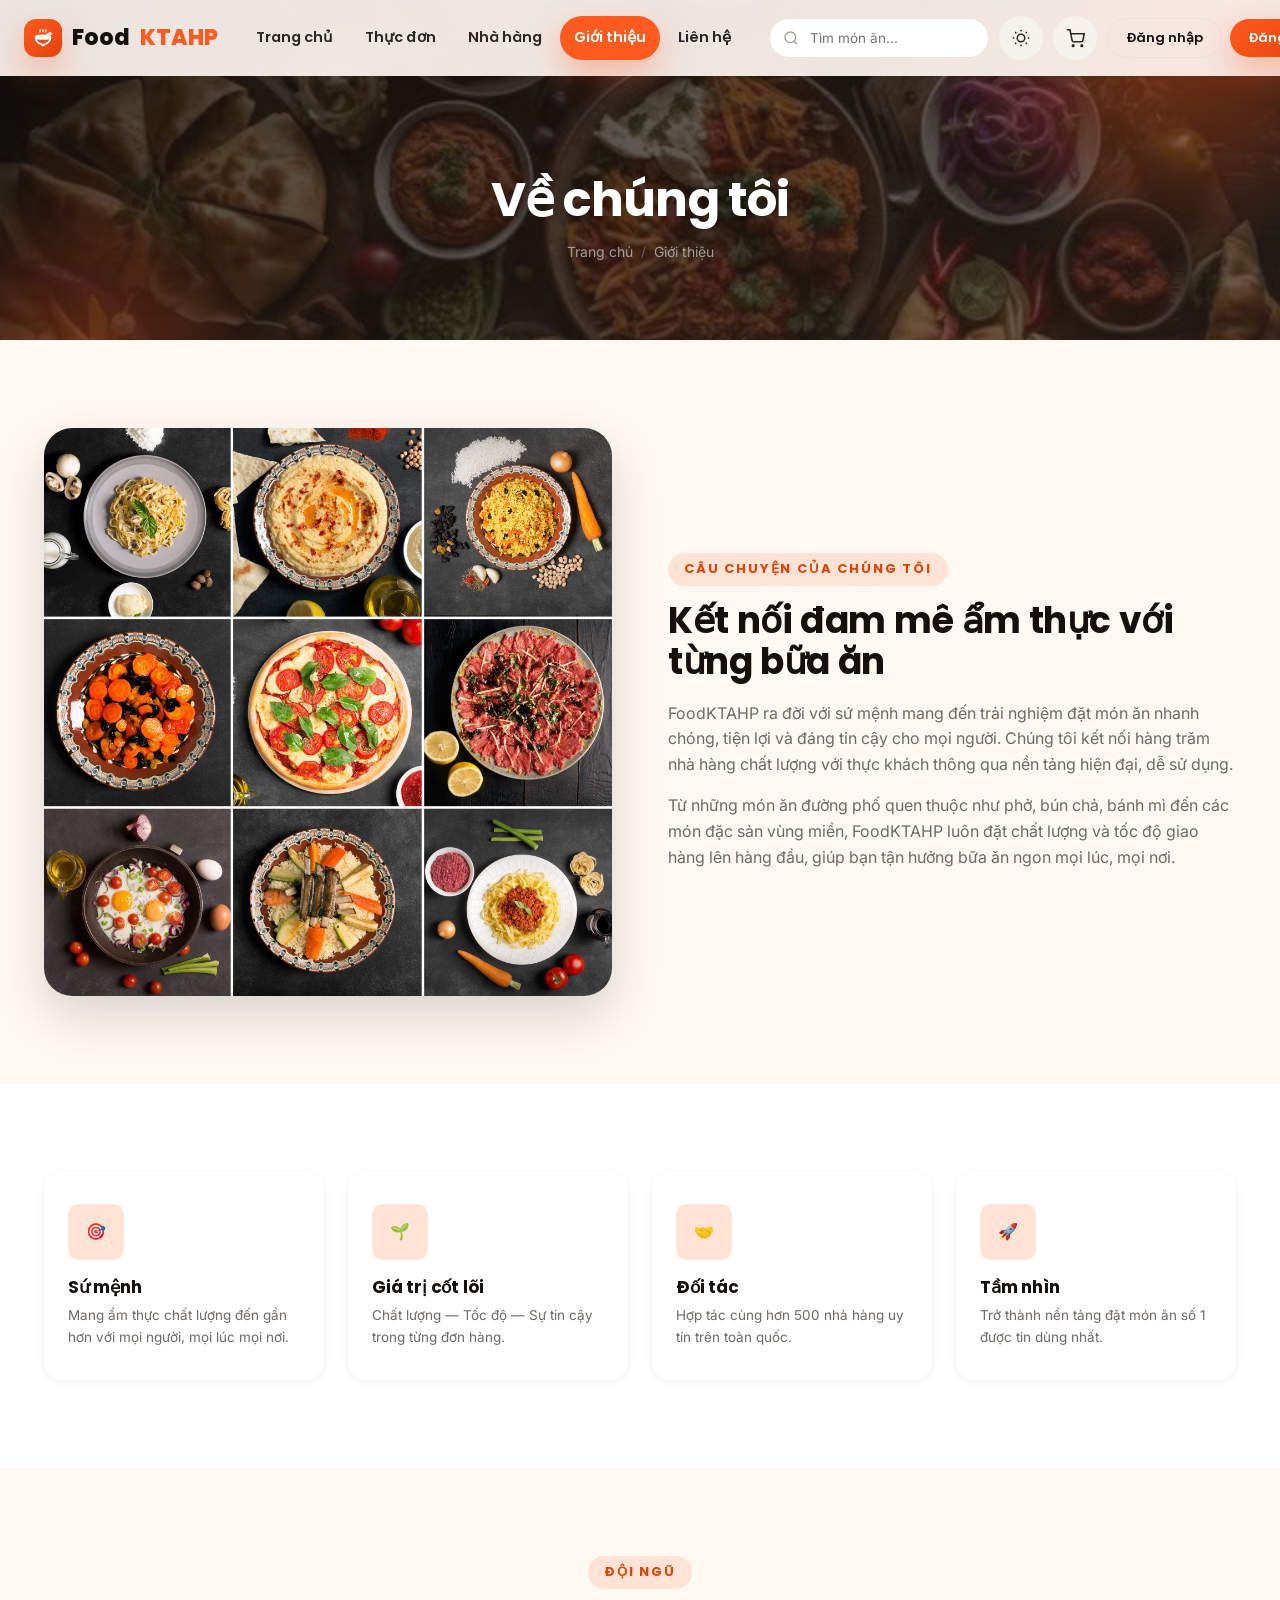
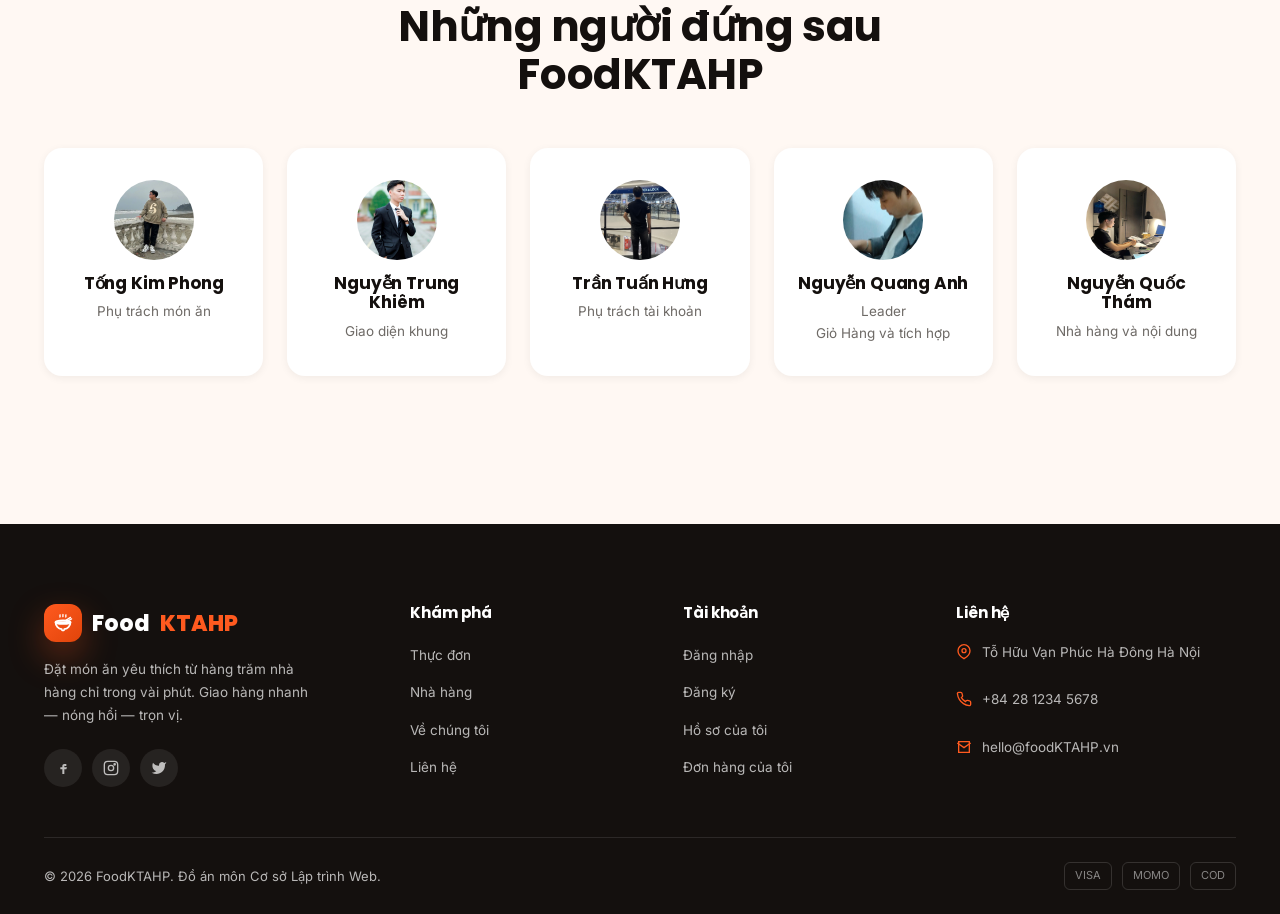
<file: about.html>
<!DOCTYPE html>
<html lang="vi">

<head>
    <meta charset="UTF-8">
    <meta name="viewport" content="width=device-width, initial-scale=1.0">
    <title>Về chúng tôi — FoodKTAHP</title>
    <meta name="description" content="Tìm hiểu câu chuyện, sứ mệnh và đội ngũ đứng sau nền tảng đặt món ăn FoodKTAHP.">
    <link rel="icon" href="images/favicon/favicon.png">
    <link rel="preconnect" href="https://fonts.googleapis.com">
    <link rel="stylesheet" href="css/style.css">
    <link rel="stylesheet" href="css/header.css">
    <link rel="stylesheet" href="css/hero.css">
    <link rel="stylesheet" href="css/menu.css">
    <link rel="stylesheet" href="css/cart.css">
    <link rel="stylesheet" href="css/profile.css">
    <link rel="stylesheet" href="css/login.css">
    <link rel="stylesheet" href="css/footer.css">
    <link rel="stylesheet" href="css/animation.css">
    <link rel="stylesheet" href="css/responsive.css">
</head>

<body>
    <div id="loading-screen">
        <div class="loader-mark"></div>
    </div>
    <div id="scroll-progress"></div>

    <header id="site-header">
        <div class="container header-inner">
            <a href="index.html" class="logo">
                <span class="mark">
                    <svg class="bowl-icon" viewBox="0 0 24 24" width="20" height="20" fill="none" stroke="currentColor"
                        stroke-width="2" stroke-linecap="round" stroke-linejoin="round">
                        <path d="M8.5 2.2c-.6 1 .5 1.4-.2 2.6M12 1.8c-.6 1 .5 1.4-.2 2.6M15.5 2.2c-.6 1 .5 1.4-.2 2.6"
                            stroke-width="1.6" />
                        <path
                            d="M3 11h18a8.5 8.5 0 01-7.5 8.4v.4a1.2 1.2 0 01-1.2 1.2h-.6A1.2 1.2 0 0110.5 19.8v-.4A8.5 8.5 0 013 11z" />
                        <ellipse cx="12" cy="11" rx="9" ry="2.1" />
                        <path d="M14.5 9.3l6.5-4M16.3 10.2l6-3.2" stroke-width="1.6" />
                    </svg>
                </span>
                Food<span class="accent">KTAHP</span>
            </a>

            <nav class="main-nav" id="main-nav">
                <a href="index.html" data-nav="index">Trang chủ</a>
                <a href="menu.html" data-nav="menu">Thực đơn</a>
                <a href="restaurant.html" data-nav="restaurant">Nhà hàng</a>
                <a href="about.html" data-nav="about">Giới thiệu</a>
                <a href="contact.html" data-nav="contact">Liên hệ</a>
            </nav>

            <div class="header-actions">
                <div class="search-box">
                    <svg viewBox="0 0 24 24" fill="none" stroke="currentColor" stroke-width="2">
                        <circle cx="11" cy="11" r="8" />
                        <path d="M21 21l-4.35-4.35" />
                    </svg>
                    <input type="text" id="header-search-input" placeholder="Tìm món ăn...">
                    <div id="search-suggestions"></div>
                </div>

                <button class="dark-toggle" id="dark-toggle-btn" aria-label="Chuyển chế độ sáng/tối">
                    <svg class="sun" viewBox="0 0 24 24" fill="none" stroke="currentColor" stroke-width="2">
                        <circle cx="12" cy="12" r="5" />
                        <path
                            d="M12 1v2M12 21v2M4.2 4.2l1.4 1.4M18.4 18.4l1.4 1.4M1 12h2M21 12h2M4.2 19.8l1.4-1.4M18.4 5.6l1.4-1.4" />
                    </svg>
                    <svg class="moon" viewBox="0 0 24 24" fill="none" stroke="currentColor" stroke-width="2">
                        <path d="M21 12.79A9 9 0 1111.21 3 7 7 0 0021 12.79z" />
                    </svg>
                </button>

                <a href="cart.html" class="icon-btn" aria-label="Giỏ hàng">
                    <svg viewBox="0 0 24 24" fill="none" stroke="currentColor" stroke-width="2">
                        <circle cx="9" cy="21" r="1" />
                        <circle cx="20" cy="21" r="1" />
                        <path d="M1 1h4l2.68 13.39a2 2 0 002 1.61h9.72a2 2 0 002-1.61L23 6H6" />
                    </svg>
                    <span class="cart-count">0</span>
                </a>

                <div id="auth-slot"></div>

                <button class="mobile-toggle" id="mobile-toggle" aria-label="Mở menu">
                    <svg viewBox="0 0 24 24" fill="none" stroke="currentColor" stroke-width="2">
                        <path d="M3 6h18M3 12h18M3 18h18" />
                    </svg>
                </button>
            </div>
        </div>
    </header>

    <div class="mobile-overlay" id="mobile-overlay"></div>
    <nav class="mobile-nav" id="mobile-nav">
        <button class="close-mobile" id="close-mobile" aria-label="Đóng menu">
            <svg viewBox="0 0 24 24" width="18" height="18" fill="none" stroke="currentColor" stroke-width="2">
                <path d="M18 6L6 18M6 6l12 12" />
            </svg>
        </button>
        <a href="index.html">Trang chủ</a>
        <a href="menu.html">Thực đơn</a>
        <a href="restaurant.html">Nhà hàng</a>
        <a href="cart.html">Giỏ hàng</a>
        <a href="about.html">Giới thiệu</a>
        <a href="contact.html">Liên hệ</a>
        <a href="login.html">Đăng nhập</a>
        <a href="register.html">Đăng ký</a>
    </nav>

    <main>
        <div class="page-banner">
            <div class="container">
                <h1>Về chúng tôi</h1>
                <div class="breadcrumb"><a href="index.html">Trang chủ</a><span class="sep">/</span><span>Giới
                        thiệu</span></div>
            </div>
        </div>

        <section>
            <div class="container" style="display:grid;grid-template-columns:1fr 1fr;gap:56px;align-items:center">
                <div class="reveal">
                    <img src="images/banners/banner-gioithieu.jpg" alt="Bếp của chúng tôi"
                        style="border-radius:var(--r-lg);box-shadow:var(--shadow-lg)">
                </div>
                <div class="reveal">
                    <div class="eyebrow">Câu chuyện của chúng tôi</div>
                    <h2 style="font-size:clamp(26px,3.4vw,36px);margin-bottom:18px">Kết nối đam mê ẩm thực với từng bữa
                        ăn</h2>
                    <p style="color:var(--c-gray-600);margin-bottom:16px">FoodKTAHP ra đời với sứ mệnh mang đến trải nghiệm
                        đặt món ăn nhanh chóng, tiện lợi và đáng tin cậy cho mọi người. Chúng tôi kết nối hàng trăm nhà
                        hàng chất lượng với thực khách thông qua nền tảng hiện đại, dễ sử dụng.</p>
                    <p style="color:var(--c-gray-600)">Từ những món ăn đường phố quen thuộc như phở, bún chả, bánh mì
                        đến các món đặc sản vùng miền, FoodKTAHP luôn đặt chất lượng và tốc độ giao hàng lên hàng đầu, giúp
                        bạn tận hưởng bữa ăn ngon mọi lúc, mọi nơi.</p>
                </div>
            </div>
        </section>

        <section style="background:var(--c-white)">
            <div class="container">
                <div class="why-grid">
                    <div class="why-card reveal">
                        <div class="why-icon">🎯</div>
                        <h4>Sứ mệnh</h4>
                        <p>Mang ẩm thực chất lượng đến gần hơn với mọi người, mọi lúc mọi nơi.</p>
                    </div>
                    <div class="why-card reveal">
                        <div class="why-icon">🌱</div>
                        <h4>Giá trị cốt lõi</h4>
                        <p>Chất lượng — Tốc độ — Sự tin cậy trong từng đơn hàng.</p>
                    </div>
                    <div class="why-card reveal">
                        <div class="why-icon">🤝</div>
                        <h4>Đối tác</h4>
                        <p>Hợp tác cùng hơn 500 nhà hàng uy tín trên toàn quốc.</p>
                    </div>
                    <div class="why-card reveal">
                        <div class="why-icon">🚀</div>
                        <h4>Tầm nhìn</h4>
                        <p>Trở thành nền tảng đặt món ăn số 1 được tin dùng nhất.</p>
                    </div>
                </div>
            </div>
        </section>

        <section>
            <div class="container">
                <div class="section-head center">
                    <div class="eyebrow">Đội ngũ</div>
                    <h2>Những người đứng sau FoodKTAHP</h2>
                </div>
                <div class="why-grid" id="team-grid">
                    <div class="why-card reveal" style="text-align:center">
                        <img src="images/developer/phong.jpg"
                            style="width:80px;height:80px;border-radius:50%;margin:0 auto 14px">
                        <h4>Tống Kim Phong</h4>
                        <p>Phụ trách món ăn</p>
                    </div>
                    <div class="why-card reveal" style="text-align:center">
                        <img src="images/developer/khiem.jpg"
                            style="width:80px;height:80px;border-radius:50%;margin:0 auto 14px">
                        <h4>Nguyễn Trung Khiêm</h4>
                        <p>Giao diện khung</p>
                    </div>
                    <div class="why-card reveal" style="text-align:center">
                        <img src="images/developer/hung.jpg"
                            style="width:80px;height:80px;border-radius:50%;margin:0 auto 14px">
                        <h4>Trần Tuấn Hưng</h4>
                        <p>Phụ trách tài khoản</p>
                    </div>
                    <div class="why-card reveal" style="text-align:center">
                        <img src="images/developer/quanganh.jpg"
                            style="width:80px;height:80px;border-radius:50%;margin:0 auto 14px">
                        <h4>Nguyễn Quang Anh</h4>
                        <p>Leader</p>
                        <p>Giỏ Hàng và tích hợp</p>
                    </div>
                    <div class="why-card reveal" style="text-align:center">
                        <img src="images/developer/tham.jpg"
                            style="width:80px;height:80px;border-radius:50%;margin:0 auto 14px">
                        <h4>Nguyễn Quốc Thám</h4>
                        <p>Nhà hàng và nội dung</p>
                    </div>
                </div>
            </div>
        </section>

    </main>
    <footer id="site-footer">
        <div class="container">
            <div class="footer-grid">
                <div class="footer-brand">
                    <a href="index.html" class="logo">
                        <span class="mark">
                            <svg class="bowl-icon" viewBox="0 0 24 24" width="20" height="20" fill="none"
                                stroke="currentColor" stroke-width="2" stroke-linecap="round" stroke-linejoin="round">
                                <path
                                    d="M8.5 2.2c-.6 1 .5 1.4-.2 2.6M12 1.8c-.6 1 .5 1.4-.2 2.6M15.5 2.2c-.6 1 .5 1.4-.2 2.6"
                                    stroke-width="1.6" />
                                <path
                                    d="M3 11h18a8.5 8.5 0 01-7.5 8.4v.4a1.2 1.2 0 01-1.2 1.2h-.6A1.2 1.2 0 0110.5 19.8v-.4A8.5 8.5 0 013 11z" />
                                <ellipse cx="12" cy="11" rx="9" ry="2.1" />
                                <path d="M14.5 9.3l6.5-4M16.3 10.2l6-3.2" stroke-width="1.6" />
                            </svg>
                        </span>
                        Food<span class="accent">KTAHP</span>
                    </a>
                    <p>Đặt món ăn yêu thích từ hàng trăm nhà hàng chỉ trong vài phút. Giao hàng nhanh — nóng hổi — trọn
                        vị.</p>
                    <div class="footer-social">
                        <a href="#" aria-label="Facebook"><svg viewBox="0 0 24 24" fill="currentColor">
                                <path d="M14 9h3V6h-3c-1.7 0-3 1.3-3 3v2H8v3h3v7h3v-7h3l1-3h-4v-2c0-.6.4-1 1-1z" />
                            </svg></a>
                        <a href="#" aria-label="Instagram"><svg viewBox="0 0 24 24" fill="none" stroke="currentColor"
                                stroke-width="2">
                                <rect x="2" y="2" width="20" height="20" rx="5" />
                                <circle cx="12" cy="12" r="4" />
                                <circle cx="17.5" cy="6.5" r="1" />
                            </svg></a>
                        <a href="#" aria-label="Twitter"><svg viewBox="0 0 24 24" fill="currentColor">
                                <path
                                    d="M23 3a10.9 10.9 0 01-3.14 1.53 4.48 4.48 0 00-7.86 3v1A10.66 10.66 0 013 4s-4 9 5 13a11.64 11.64 0 01-7 2c9 5 20 0 20-11.5 0-.28 0-.55-.05-.83A7.72 7.72 0 0023 3z" />
                            </svg></a>
                    </div>
                </div>
                <div class="footer-col">
                    <h5>Khám phá</h5>
                    <ul>
                        <li><a href="menu.html">Thực đơn</a></li>
                        <li><a href="restaurant.html">Nhà hàng</a></li>
                        <li><a href="about.html">Về chúng tôi</a></li>
                        <li><a href="contact.html">Liên hệ</a></li>
                    </ul>
                </div>
                <div class="footer-col">
                    <h5>Tài khoản</h5>
                    <ul>
                        <li><a href="login.html">Đăng nhập</a></li>
                        <li><a href="register.html">Đăng ký</a></li>
                        <li><a href="profile.html">Hồ sơ của tôi</a></li>
                        <li><a href="orders.html">Đơn hàng của tôi</a></li>
                    </ul>
                </div>
                <div class="footer-col">
                    <h5>Liên hệ</h5>
                    <ul class="footer-contact">
                        <li><svg viewBox="0 0 24 24" fill="none" stroke="currentColor" stroke-width="2">
                                <path d="M21 10c0 7-9 12-9 12s-9-5-9-12a9 9 0 0118 0z" />
                                <circle cx="12" cy="10" r="3" />
                            </svg> Tỗ Hữu Vạn Phúc Hà Đông Hà Nội</li>
                        <li><svg viewBox="0 0 24 24" fill="none" stroke="currentColor" stroke-width="2">
                                <path
                                    d="M22 16.92v3a2 2 0 01-2.18 2 19.79 19.79 0 01-8.63-3.07 19.5 19.5 0 01-6-6 19.79 19.79 0 01-3.07-8.67A2 2 0 014.11 2h3a2 2 0 012 1.72c.13.96.36 1.9.68 2.81a2 2 0 01-.45 2.11L8.09 9.91a16 16 0 006 6l1.27-1.27a2 2 0 012.11-.45c.91.32 1.85.55 2.81.68A2 2 0 0122 16.92z" />
                            </svg> +84 28 1234 5678</li>
                        <li><svg viewBox="0 0 24 24" fill="none" stroke="currentColor" stroke-width="2">
                                <path d="M4 4h16v16H4z" />
                                <path d="M22 6l-10 7L2 6" />
                            </svg> hello@foodKTAHP.vn</li>
                    </ul>
                </div>
            </div>
            <div class="footer-bottom">
                <span>© 2026 FoodKTAHP. Đồ án môn Cơ sở Lập trình Web.</span>
                <div class="pay-icons"><span>VISA</span><span>MOMO</span><span>COD</span></div>
            </div>
        </div>
    </footer>

    <button id="scroll-top" aria-label="Cuộn lên đầu trang">
        <svg viewBox="0 0 24 24" width="20" height="20" fill="none" stroke="currentColor" stroke-width="2.2">
            <path d="M12 19V5M5 12l7-7 7 7" />
        </svg>
    </button>

    <script src="js/app.js"></script>
    <script src="js/auth.js"></script>
    <script src="js/cart.js"></script>
    <script src="js/search.js"></script>
    <script src="js/filter.js"></script>
    <script src="js/slider.js"></script>
    <script src="js/animation.js"></script>
    <script src="js/validation.js"></script>
    <script src="js/darkmode.js"></script>

</body>

</html>
</file>
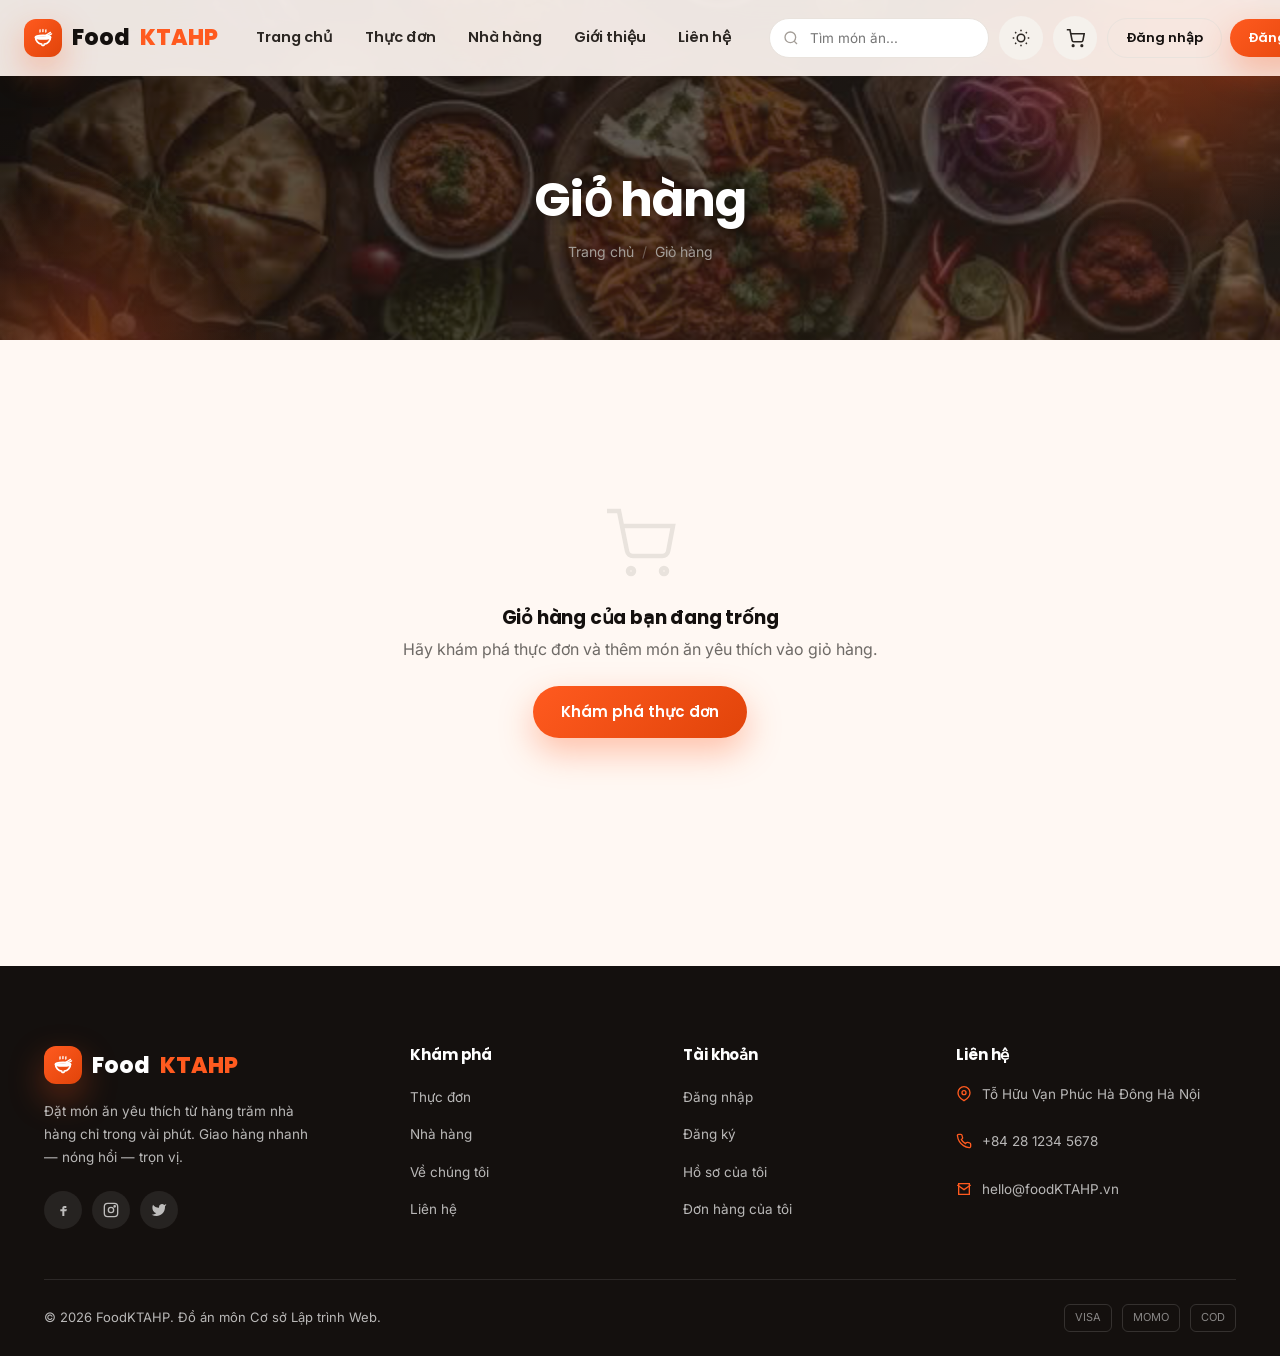
<file: cart.html>
<!DOCTYPE html>
<html lang="vi">

<head>
    <meta charset="UTF-8">
    <meta name="viewport" content="width=device-width, initial-scale=1.0">
    <title>Giỏ hàng — FoodKTAHP</title>
    <meta name="description" content="Xem lại giỏ hàng và tiến hành thanh toán đơn hàng của bạn trên FoodKTAHP.">
    <link rel="preconnect" href="https://fonts.googleapis.com">
    <link rel="stylesheet" href="css/style.css">
    <link rel="stylesheet" href="css/header.css">
    <link rel="stylesheet" href="css/hero.css">
    <link rel="stylesheet" href="css/menu.css">
    <link rel="stylesheet" href="css/cart.css">
    <link rel="stylesheet" href="css/profile.css">
    <link rel="stylesheet" href="css/login.css">
    <link rel="stylesheet" href="css/footer.css">
    <link rel="stylesheet" href="css/animation.css">
    <link rel="stylesheet" href="css/responsive.css">
</head>

<body>
    <div id="loading-screen">
        <div class="loader-mark"></div>
    </div>
    <div id="scroll-progress"></div>

    <header id="site-header">
        <div class="container header-inner">
            <a href="index.html" class="logo">
                <span class="mark">
                    <svg class="bowl-icon" viewBox="0 0 24 24" width="20" height="20" fill="none" stroke="currentColor"
                        stroke-width="2" stroke-linecap="round" stroke-linejoin="round">
                        <path d="M8.5 2.2c-.6 1 .5 1.4-.2 2.6M12 1.8c-.6 1 .5 1.4-.2 2.6M15.5 2.2c-.6 1 .5 1.4-.2 2.6"
                            stroke-width="1.6" />
                        <path
                            d="M3 11h18a8.5 8.5 0 01-7.5 8.4v.4a1.2 1.2 0 01-1.2 1.2h-.6A1.2 1.2 0 0110.5 19.8v-.4A8.5 8.5 0 013 11z" />
                        <ellipse cx="12" cy="11" rx="9" ry="2.1" />
                        <path d="M14.5 9.3l6.5-4M16.3 10.2l6-3.2" stroke-width="1.6" />
                    </svg>
                </span>
                Food<span class="accent">KTAHP</span>
            </a>

            <nav class="main-nav" id="main-nav">
                <a href="index.html" data-nav="index">Trang chủ</a>
                <a href="menu.html" data-nav="menu">Thực đơn</a>
                <a href="restaurant.html" data-nav="restaurant">Nhà hàng</a>
                <a href="about.html" data-nav="about">Giới thiệu</a>
                <a href="contact.html" data-nav="contact">Liên hệ</a>
            </nav>

            <div class="header-actions">
                <div class="search-box">
                    <svg viewBox="0 0 24 24" fill="none" stroke="currentColor" stroke-width="2">
                        <circle cx="11" cy="11" r="8" />
                        <path d="M21 21l-4.35-4.35" />
                    </svg>
                    <input type="text" id="header-search-input" placeholder="Tìm món ăn...">
                    <div id="search-suggestions"></div>
                </div>

                <button class="dark-toggle" id="dark-toggle-btn" aria-label="Chuyển chế độ sáng/tối">
                    <svg class="sun" viewBox="0 0 24 24" fill="none" stroke="currentColor" stroke-width="2">
                        <circle cx="12" cy="12" r="5" />
                        <path
                            d="M12 1v2M12 21v2M4.2 4.2l1.4 1.4M18.4 18.4l1.4 1.4M1 12h2M21 12h2M4.2 19.8l1.4-1.4M18.4 5.6l1.4-1.4" />
                    </svg>
                    <svg class="moon" viewBox="0 0 24 24" fill="none" stroke="currentColor" stroke-width="2">
                        <path d="M21 12.79A9 9 0 1111.21 3 7 7 0 0021 12.79z" />
                    </svg>
                </button>

                <a href="cart.html" class="icon-btn" aria-label="Giỏ hàng">
                    <svg viewBox="0 0 24 24" fill="none" stroke="currentColor" stroke-width="2">
                        <circle cx="9" cy="21" r="1" />
                        <circle cx="20" cy="21" r="1" />
                        <path d="M1 1h4l2.68 13.39a2 2 0 002 1.61h9.72a2 2 0 002-1.61L23 6H6" />
                    </svg>
                    <span class="cart-count">0</span>
                </a>

                <div id="auth-slot"></div>

                <button class="mobile-toggle" id="mobile-toggle" aria-label="Mở menu">
                    <svg viewBox="0 0 24 24" fill="none" stroke="currentColor" stroke-width="2">
                        <path d="M3 6h18M3 12h18M3 18h18" />
                    </svg>
                </button>
            </div>
        </div>
    </header>

    <div class="mobile-overlay" id="mobile-overlay"></div>
    <nav class="mobile-nav" id="mobile-nav">
        <button class="close-mobile" id="close-mobile" aria-label="Đóng menu">
            <svg viewBox="0 0 24 24" width="18" height="18" fill="none" stroke="currentColor" stroke-width="2">
                <path d="M18 6L6 18M6 6l12 12" />
            </svg>
        </button>
        <a href="index.html">Trang chủ</a>
        <a href="menu.html">Thực đơn</a>
        <a href="restaurant.html">Nhà hàng</a>
        <a href="cart.html">Giỏ hàng</a>
        <a href="about.html">Giới thiệu</a>
        <a href="contact.html">Liên hệ</a>
        <a href="login.html">Đăng nhập</a>
        <a href="register.html">Đăng ký</a>
    </nav>

    <main>
        <div class="page-banner">
            <div class="container">
                <h1>Giỏ hàng</h1>
                <div class="breadcrumb"><a href="index.html">Trang chủ</a><span class="sep">/</span><span>Giỏ
                        hàng</span></div>
            </div>
        </div>

        <section>
            <div class="container">
                <div class="empty-state" id="cart-empty" style="display:none">
                    <svg viewBox="0 0 24 24" fill="none" stroke="currentColor" stroke-width="1.5">
                        <circle cx="9" cy="21" r="1" />
                        <circle cx="20" cy="21" r="1" />
                        <path d="M1 1h4l2.68 13.39a2 2 0 002 1.61h9.72a2 2 0 002-1.61L23 6H6" />
                    </svg>
                    <h3>Giỏ hàng của bạn đang trống</h3>
                    <p>Hãy khám phá thực đơn và thêm món ăn yêu thích vào giỏ hàng.</p>
                    <a href="menu.html" class="btn btn-primary">Khám phá thực đơn</a>
                </div>

                <div class="cart-layout" id="cart-layout">
                    <div class="cart-list">
                        <div class="cart-list-head">
                            <div class="cart-list-head__left">
                                <h3>Món ăn trong giỏ</h3>
                                <label class="select-all-label">
                                    <input type="checkbox" id="select-all-cart">
                                    <span>Chọn tất cả</span>
                                </label>
                            </div>
                            <button id="clear-cart-btn">Xóa tất cả</button>
                        </div>
                        <div id="cart-list-body"></div>
                    </div>

                    <div class="cart-summary">
                        <h3>Tóm tắt đơn hàng</h3>
                        <div class="summary-row"><span>Tạm tính</span><span id="sum-subtotal">0₫</span></div>
                        <div class="summary-row" id="discount-row" style="display:none"><span>Giảm giá</span><span
                                id="sum-discount">-0₫</span></div>
                        <div class="summary-row"><span>Phí giao hàng</span><span id="sum-delivery">0₫</span></div>
                        <div class="summary-row total"><span>Tổng cộng</span><span id="sum-total">0₫</span></div>
                        <a href="checkout.html" id="go-checkout-btn" class="btn btn-primary btn-block" style="margin-top:18px">Thanh toán</a>
                    </div>
                </div>
            </div>
        </section>

    </main>
    <footer id="site-footer">
        <div class="container">
            <div class="footer-grid">
                <div class="footer-brand">
                    <a href="index.html" class="logo">
                        <span class="mark">
                            <svg class="bowl-icon" viewBox="0 0 24 24" width="20" height="20" fill="none"
                                stroke="currentColor" stroke-width="2" stroke-linecap="round" stroke-linejoin="round">
                                <path
                                    d="M8.5 2.2c-.6 1 .5 1.4-.2 2.6M12 1.8c-.6 1 .5 1.4-.2 2.6M15.5 2.2c-.6 1 .5 1.4-.2 2.6"
                                    stroke-width="1.6" />
                                <path
                                    d="M3 11h18a8.5 8.5 0 01-7.5 8.4v.4a1.2 1.2 0 01-1.2 1.2h-.6A1.2 1.2 0 0110.5 19.8v-.4A8.5 8.5 0 013 11z" />
                                <ellipse cx="12" cy="11" rx="9" ry="2.1" />
                                <path d="M14.5 9.3l6.5-4M16.3 10.2l6-3.2" stroke-width="1.6" />
                            </svg>
                        </span>
                        Food<span class="accent">KTAHP</span>
                    </a>
                    <p>Đặt món ăn yêu thích từ hàng trăm nhà hàng chỉ trong vài phút. Giao hàng nhanh — nóng hổi — trọn
                        vị.</p>
                    <div class="footer-social">
                        <a href="#" aria-label="Facebook"><svg viewBox="0 0 24 24" fill="currentColor">
                                <path d="M14 9h3V6h-3c-1.7 0-3 1.3-3 3v2H8v3h3v7h3v-7h3l1-3h-4v-2c0-.6.4-1 1-1z" />
                            </svg></a>
                        <a href="#" aria-label="Instagram"><svg viewBox="0 0 24 24" fill="none" stroke="currentColor"
                                stroke-width="2">
                                <rect x="2" y="2" width="20" height="20" rx="5" />
                                <circle cx="12" cy="12" r="4" />
                                <circle cx="17.5" cy="6.5" r="1" />
                            </svg></a>
                        <a href="#" aria-label="Twitter"><svg viewBox="0 0 24 24" fill="currentColor">
                                <path
                                    d="M23 3a10.9 10.9 0 01-3.14 1.53 4.48 4.48 0 00-7.86 3v1A10.66 10.66 0 013 4s-4 9 5 13a11.64 11.64 0 01-7 2c9 5 20 0 20-11.5 0-.28 0-.55-.05-.83A7.72 7.72 0 0023 3z" />
                            </svg></a>
                    </div>
                </div>
                <div class="footer-col">
                    <h5>Khám phá</h5>
                    <ul>
                        <li><a href="menu.html">Thực đơn</a></li>
                        <li><a href="restaurant.html">Nhà hàng</a></li>
                        <li><a href="about.html">Về chúng tôi</a></li>
                        <li><a href="contact.html">Liên hệ</a></li>
                    </ul>
                </div>
                <div class="footer-col">
                    <h5>Tài khoản</h5>
                    <ul>
                        <li><a href="login.html">Đăng nhập</a></li>
                        <li><a href="register.html">Đăng ký</a></li>
                        <li><a href="profile.html">Hồ sơ của tôi</a></li>
                        <li><a href="orders.html">Đơn hàng của tôi</a></li>
                    </ul>
                </div>
                <div class="footer-col">
                    <h5>Liên hệ</h5>
                    <ul class="footer-contact">
                        <li><svg viewBox="0 0 24 24" fill="none" stroke="currentColor" stroke-width="2">
                                <path d="M21 10c0 7-9 12-9 12s-9-5-9-12a9 9 0 0118 0z" />
                                <circle cx="12" cy="10" r="3" />
                            </svg> Tỗ Hữu Vạn Phúc Hà Đông Hà Nội</li>
                        <li><svg viewBox="0 0 24 24" fill="none" stroke="currentColor" stroke-width="2">
                                <path
                                    d="M22 16.92v3a2 2 0 01-2.18 2 19.79 19.79 0 01-8.63-3.07 19.5 19.5 0 01-6-6 19.79 19.79 0 01-3.07-8.67A2 2 0 014.11 2h3a2 2 0 012 1.72c.13.96.36 1.9.68 2.81a2 2 0 01-.45 2.11L8.09 9.91a16 16 0 006 6l1.27-1.27a2 2 0 012.11-.45c.91.32 1.85.55 2.81.68A2 2 0 0122 16.92z" />
                            </svg> +84 28 1234 5678</li>
                        <li><svg viewBox="0 0 24 24" fill="none" stroke="currentColor" stroke-width="2">
                                <path d="M4 4h16v16H4z" />
                                <path d="M22 6l-10 7L2 6" />
                            </svg> hello@foodKTAHP.vn</li>
                    </ul>
                </div>
            </div>
            <div class="footer-bottom">
                <span>© 2026 FoodKTAHP. Đồ án môn Cơ sở Lập trình Web.</span>
                <div class="pay-icons"><span>VISA</span><span>MOMO</span><span>COD</span></div>
            </div>
        </div>
    </footer>

    <button id="scroll-top" aria-label="Cuộn lên đầu trang">
        <svg viewBox="0 0 24 24" width="20" height="20" fill="none" stroke="currentColor" stroke-width="2.2">
            <path d="M12 19V5M5 12l7-7 7 7" />
        </svg>
    </button>

    <script src="js/app.js"></script>
    <script src="js/auth.js"></script>
    <script src="js/cart.js"></script>
    <script src="js/search.js"></script>
    <script src="js/filter.js"></script>
    <script src="js/slider.js"></script>
    <script src="js/animation.js"></script>
    <script src="js/validation.js"></script>
    <script src="js/darkmode.js"></script>

</body>

</html>
</file>
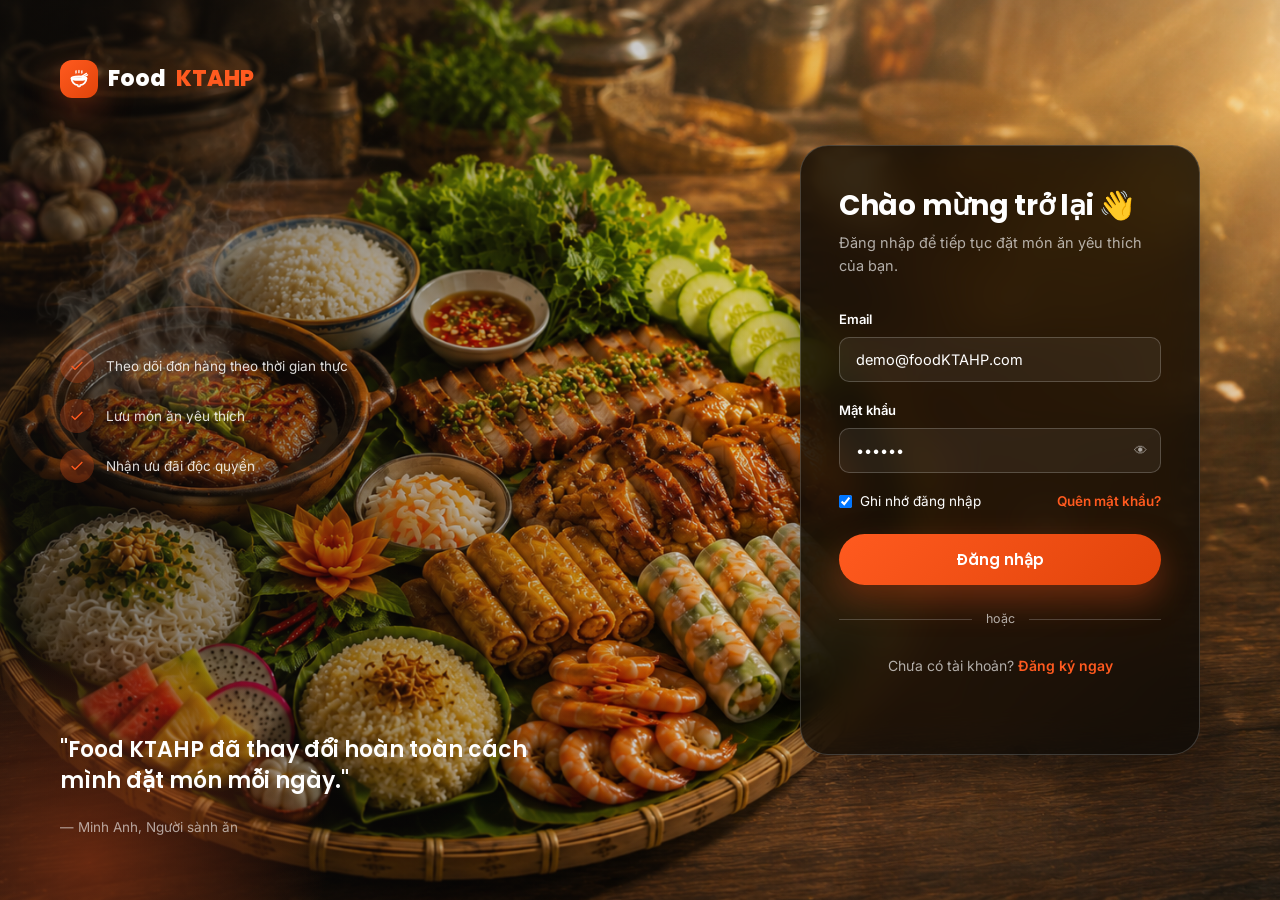
<file: change-password.html>
<!DOCTYPE html>
<html lang="vi">

<head>
    <meta charset="UTF-8">
    <meta name="viewport" content="width=device-width, initial-scale=1.0">
    <title>Đổi mật khẩu — FoodKTAHP</title>
    <meta name="description" content="Cập nhật mật khẩu tài khoản FoodKTAHP của bạn.">
    <link rel="icon" href="images/favicon/favicon.png">
    <link rel="preconnect" href="https://fonts.googleapis.com">
    <link rel="stylesheet" href="css/style.css">
    <link rel="stylesheet" href="css/header.css">
    <link rel="stylesheet" href="css/hero.css">
    <link rel="stylesheet" href="css/menu.css">
    <link rel="stylesheet" href="css/cart.css">
    <link rel="stylesheet" href="css/profile.css">
    <link rel="stylesheet" href="css/login.css">
    <link rel="stylesheet" href="css/footer.css">
    <link rel="stylesheet" href="css/animation.css">
    <link rel="stylesheet" href="css/responsive.css">
</head>

<body>
    <div id="loading-screen">
        <div class="loader-mark"></div>
    </div>
    <div id="scroll-progress"></div>

    <header id="site-header">
        <div class="container header-inner">
            <a href="index.html" class="logo">
                <span class="mark">
                    <svg class="bowl-icon" viewBox="0 0 24 24" width="20" height="20" fill="none" stroke="currentColor"
                        stroke-width="2" stroke-linecap="round" stroke-linejoin="round">
                        <path d="M8.5 2.2c-.6 1 .5 1.4-.2 2.6M12 1.8c-.6 1 .5 1.4-.2 2.6M15.5 2.2c-.6 1 .5 1.4-.2 2.6"
                            stroke-width="1.6" />
                        <path
                            d="M3 11h18a8.5 8.5 0 01-7.5 8.4v.4a1.2 1.2 0 01-1.2 1.2h-.6A1.2 1.2 0 0110.5 19.8v-.4A8.5 8.5 0 013 11z" />
                        <ellipse cx="12" cy="11" rx="9" ry="2.1" />
                        <path d="M14.5 9.3l6.5-4M16.3 10.2l6-3.2" stroke-width="1.6" />
                    </svg>
                </span>
                Food<span class="accent">KTAHP</span>
            </a>

            <nav class="main-nav" id="main-nav">
                <a href="index.html" data-nav="index">Trang chủ</a>
                <a href="menu.html" data-nav="menu">Thực đơn</a>
                <a href="restaurant.html" data-nav="restaurant">Nhà hàng</a>
                <a href="about.html" data-nav="about">Giới thiệu</a>
                <a href="contact.html" data-nav="contact">Liên hệ</a>
            </nav>

            <div class="header-actions">
                <div class="search-box">
                    <svg viewBox="0 0 24 24" fill="none" stroke="currentColor" stroke-width="2">
                        <circle cx="11" cy="11" r="8" />
                        <path d="M21 21l-4.35-4.35" />
                    </svg>
                    <input type="text" id="header-search-input" placeholder="Tìm món ăn...">
                    <div id="search-suggestions"></div>
                </div>

                <button class="dark-toggle" id="dark-toggle-btn" aria-label="Chuyển chế độ sáng/tối">
                    <svg class="sun" viewBox="0 0 24 24" fill="none" stroke="currentColor" stroke-width="2">
                        <circle cx="12" cy="12" r="5" />
                        <path
                            d="M12 1v2M12 21v2M4.2 4.2l1.4 1.4M18.4 18.4l1.4 1.4M1 12h2M21 12h2M4.2 19.8l1.4-1.4M18.4 5.6l1.4-1.4" />
                    </svg>
                    <svg class="moon" viewBox="0 0 24 24" fill="none" stroke="currentColor" stroke-width="2">
                        <path d="M21 12.79A9 9 0 1111.21 3 7 7 0 0021 12.79z" />
                    </svg>
                </button>

                <a href="cart.html" class="icon-btn" aria-label="Giỏ hàng">
                    <svg viewBox="0 0 24 24" fill="none" stroke="currentColor" stroke-width="2">
                        <circle cx="9" cy="21" r="1" />
                        <circle cx="20" cy="21" r="1" />
                        <path d="M1 1h4l2.68 13.39a2 2 0 002 1.61h9.72a2 2 0 002-1.61L23 6H6" />
                    </svg>
                    <span class="cart-count">0</span>
                </a>

                <div id="auth-slot"></div>

                <button class="mobile-toggle" id="mobile-toggle" aria-label="Mở menu">
                    <svg viewBox="0 0 24 24" fill="none" stroke="currentColor" stroke-width="2">
                        <path d="M3 6h18M3 12h18M3 18h18" />
                    </svg>
                </button>
            </div>
        </div>
    </header>

    <div class="mobile-overlay" id="mobile-overlay"></div>
    <nav class="mobile-nav" id="mobile-nav">
        <button class="close-mobile" id="close-mobile" aria-label="Đóng menu">
            <svg viewBox="0 0 24 24" width="18" height="18" fill="none" stroke="currentColor" stroke-width="2">
                <path d="M18 6L6 18M6 6l12 12" />
            </svg>
        </button>
        <a href="index.html">Trang chủ</a>
        <a href="menu.html">Thực đơn</a>
        <a href="restaurant.html">Nhà hàng</a>
        <a href="cart.html">Giỏ hàng</a>
        <a href="about.html">Giới thiệu</a>
        <a href="contact.html">Liên hệ</a>
        <a href="login.html">Đăng nhập</a>
        <a href="register.html">Đăng ký</a>
    </nav>

    <main>
        <div class="page-banner">
            <div class="container">
                <h1>Đổi mật khẩu</h1>
                <div class="breadcrumb"><a href="index.html">Trang chủ</a><span class="sep">/</span>
                    href="profile.html">Hồ sơ</a><span class="sep">/</span><span>Đổi mật khẩu</span></div>
            </div>
        </div>

        <section>
            <div class="container">
                <div class="profile-layout">
                    <div class="profile-card">
                        <div class="profile-avatar" id="profile-avatar-initials">?</div>
                        <h4 id="profile-name-display">—</h4>
                        <p id="profile-email-display">—</p>
                        <nav class="profile-nav">
                            <a href="profile.html"><svg viewBox="0 0 24 24" fill="none" stroke="currentColor"
                                    stroke-width="2">
                                    <path d="M20 21v-2a4 4 0 0 0-4-4H8a4 4 0 0 0-4 4v2" />
                                    <circle cx="12" cy="7" r="4" />
                                </svg> Thông tin cá nhân</a>
                            <a href="profile.html#wishlist"><svg viewBox="0 0 24 24" fill="none" stroke="currentColor"
                                    stroke-width="2">
                                    <path
                                        d="M12 21s-7.5-4.5-10-9.5C.5 6.5 3 3 6.5 3c2 0 3.5 1 5.5 3 2-2 3.5-3 5.5-3C21 3 23.5 6.5 22 11.5 19.5 16.5 12 21 12 21z" />
                                </svg> Món yêu thích</a>
                            <a href="orders.html"><svg viewBox="0 0 24 24" fill="none" stroke="currentColor"
                                    stroke-width="2">
                                    <path d="M3 3h18v18H3z" />
                                    <path d="M3 9h18M9 21V9" />
                                </svg> Lịch sử đơn hàng</a>
                            <a href="change-password.html" class="active"><svg viewBox="0 0 24 24" fill="none"
                                    stroke="currentColor" stroke-width="2">
                                    <rect x="3" y="11" width="18" height="11" rx="2" />
                                    <path d="M7 11V7a5 5 0 0 1 10 0v4" />
                                </svg> Đổi mật khẩu</a>
                            <a href="#" id="profile-logout-link"><svg viewBox="0 0 24 24" fill="none"
                                    stroke="currentColor" stroke-width="2">
                                    <path d="M9 21H5a2 2 0 0 1-2-2V5a2 2 0 0 1 2-2h4M16 17l5-5-5-5M21 12H9" />
                                </svg> Đăng xuất</a>
                        </nav>
                    </div>

                    <div>
                        <div class="profile-panel">
                            <h3>Đổi mật khẩu</h3>
                            <form id="change-password-form" novalidate>
                                <div class="field">
                                    <label>Mật khẩu hiện tại</label>
                                    <div class="pass-toggle">
                                        <input type="password" id="cp-current" placeholder="Nhập mật khẩu hiện tại">
                                        <button type="button" aria-label="Hiện/ẩn mật khẩu">👁</button>
                                    </div>
                                    <span class="error-msg"></span>
                                </div>
                                <div class="field">
                                    <label>Mật khẩu mới</label>
                                    <div class="pass-toggle">
                                        <input type="password" id="cp-new" placeholder="Tối thiểu 6 ký tự">
                                        <button type="button" aria-label="Hiện/ẩn mật khẩu">👁</button>
                                    </div>
                                    <div class="pass-strength" id="cp-strength"><span></span><span></span><span></span>
                                    </div>
                                    <span class="error-msg"></span>
                                </div>
                                <div class="field">
                                    <label>Xác nhận mật khẩu mới</label>
                                    <div class="pass-toggle">
                                        <input type="password" id="cp-confirm" placeholder="Nhập lại mật khẩu mới">
                                        <button type="button" aria-label="Hiện/ẩn mật khẩu">👁</button>
                                    </div>
                                    <span class="error-msg"></span>
                                </div>
                                <button type="submit" class="btn btn-primary">Cập nhật mật khẩu</button>
                            </form>
                        </div>
                    </div>
                </div>
            </div>
        </section>

        <script>
            document.addEventListener('DOMContentLoaded', () => {
                guardPage();
                const user = getCurrentUser();
                if (!user) return;

                const initials = user.name.split(' ').map(p => p[0]).slice(0, 2).join('').toUpperCase();
                document.getElementById('profile-avatar-initials').textContent = initials;
                document.getElementById('profile-name-display').textContent = user.name;
                document.getElementById('profile-email-display').textContent = user.email;

                document.getElementById('profile-logout-link').addEventListener('click', (e) => { e.preventDefault(); logoutUser(); });
            });
        </script>

    </main>
    <footer id="site-footer">
        <div class="container">
            <div class="footer-grid">
                <div class="footer-brand">
                    <a href="index.html" class="logo">
                        <span class="mark">
                            <svg class="bowl-icon" viewBox="0 0 24 24" width="20" height="20" fill="none"
                                stroke="currentColor" stroke-width="2" stroke-linecap="round" stroke-linejoin="round">
                                <path
                                    d="M8.5 2.2c-.6 1 .5 1.4-.2 2.6M12 1.8c-.6 1 .5 1.4-.2 2.6M15.5 2.2c-.6 1 .5 1.4-.2 2.6"
                                    stroke-width="1.6" />
                                <path
                                    d="M3 11h18a8.5 8.5 0 01-7.5 8.4v.4a1.2 1.2 0 01-1.2 1.2h-.6A1.2 1.2 0 0110.5 19.8v-.4A8.5 8.5 0 013 11z" />
                                <ellipse cx="12" cy="11" rx="9" ry="2.1" />
                                <path d="M14.5 9.3l6.5-4M16.3 10.2l6-3.2" stroke-width="1.6" />
                            </svg>
                        </span>
                        Food<span class="accent">KTAHP</span>
                    </a>
                    <p>Đặt món ăn yêu thích từ hàng trăm nhà hàng chỉ trong vài phút. Giao hàng nhanh — nóng hổi — trọn
                        vị.</p>
                    <div class="footer-social">
                        <a href="#" aria-label="Facebook"><svg viewBox="0 0 24 24" fill="currentColor">
                                <path d="M14 9h3V6h-3c-1.7 0-3 1.3-3 3v2H8v3h3v7h3v-7h3l1-3h-4v-2c0-.6.4-1 1-1z" />
                            </svg></a>
                        <a href="#" aria-label="Instagram"><svg viewBox="0 0 24 24" fill="none" stroke="currentColor"
                                stroke-width="2">
                                <rect x="2" y="2" width="20" height="20" rx="5" />
                                <circle cx="12" cy="12" r="4" />
                                <circle cx="17.5" cy="6.5" r="1" />
                            </svg></a>
                        <a href="#" aria-label="Twitter"><svg viewBox="0 0 24 24" fill="currentColor">
                                <path
                                    d="M23 3a10.9 10.9 0 01-3.14 1.53 4.48 4.48 0 00-7.86 3v1A10.66 10.66 0 013 4s-4 9 5 13a11.64 11.64 0 01-7 2c9 5 20 0 20-11.5 0-.28 0-.55-.05-.83A7.72 7.72 0 0023 3z" />
                            </svg></a>
                    </div>
                </div>
                <div class="footer-col">
                    <h5>Khám phá</h5>
                    <ul>
                        <li><a href="menu.html">Thực đơn</a></li>
                        <li><a href="restaurant.html">Nhà hàng</a></li>
                        <li><a href="about.html">Về chúng tôi</a></li>
                        <li><a href="contact.html">Liên hệ</a></li>
                    </ul>
                </div>
                <div class="footer-col">
                    <h5>Tài khoản</h5>
                    <ul>
                        <li><a href="login.html">Đăng nhập</a></li>
                        <li><a href="register.html">Đăng ký</a></li>
                        <li><a href="profile.html">Hồ sơ của tôi</a></li>
                        <li><a href="orders.html">Đơn hàng của tôi</a></li>
                    </ul>
                </div>
                <div class="footer-col">
                    <h5>Liên hệ</h5>
                    <ul class="footer-contact">
                        <li><svg viewBox="0 0 24 24" fill="none" stroke="currentColor" stroke-width="2">
                                <path d="M21 10c0 7-9 12-9 12s-9-5-9-12a9 9 0 0118 0z" />
                                <circle cx="12" cy="10" r="3" />
                            </svg> Tỗ Hữu Vạn Phúc Hà Đông Hà Nội</li>
                        <li><svg viewBox="0 0 24 24" fill="none" stroke="currentColor" stroke-width="2">
                                <path
                                    d="M22 16.92v3a2 2 0 01-2.18 2 19.79 19.79 0 01-8.63-3.07 19.5 19.5 0 01-6-6 19.79 19.79 0 01-3.07-8.67A2 2 0 014.11 2h3a2 2 0 012 1.72c.13.96.36 1.9.68 2.81a2 2 0 01-.45 2.11L8.09 9.91a16 16 0 006 6l1.27-1.27a2 2 0 012.11-.45c.91.32 1.85.55 2.81.68A2 2 0 0122 16.92z" />
                            </svg> +84 28 1234 5678</li>
                        <li><svg viewBox="0 0 24 24" fill="none" stroke="currentColor" stroke-width="2">
                                <path d="M4 4h16v16H4z" />
                                <path d="M22 6l-10 7L2 6" />
                            </svg> hello@foodKTAHP.vn</li>
                    </ul>
                </div>
            </div>
            <div class="footer-bottom">
                <span>© 2026 FoodKTAHP. Đồ án môn Cơ sở Lập trình Web.</span>
                <div class="pay-icons"><span>VISA</span><span>MOMO</span><span>COD</span></div>
            </div>
        </div>
    </footer>

    <button id="scroll-top" aria-label="Cuộn lên đầu trang">
        <svg viewBox="0 0 24 24" width="20" height="20" fill="none" stroke="currentColor" stroke-width="2.2">
            <path d="M12 19V5M5 12l7-7 7 7" />
        </svg>
    </button>

    <script src="js/app.js"></script>
    <script src="js/auth.js"></script>
    <script src="js/cart.js"></script>
    <script src="js/search.js"></script>
    <script src="js/filter.js"></script>
    <script src="js/slider.js"></script>
    <script src="js/animation.js"></script>
    <script src="js/validation.js"></script>
    <script src="js/darkmode.js"></script>

</body>

</html>
</file>
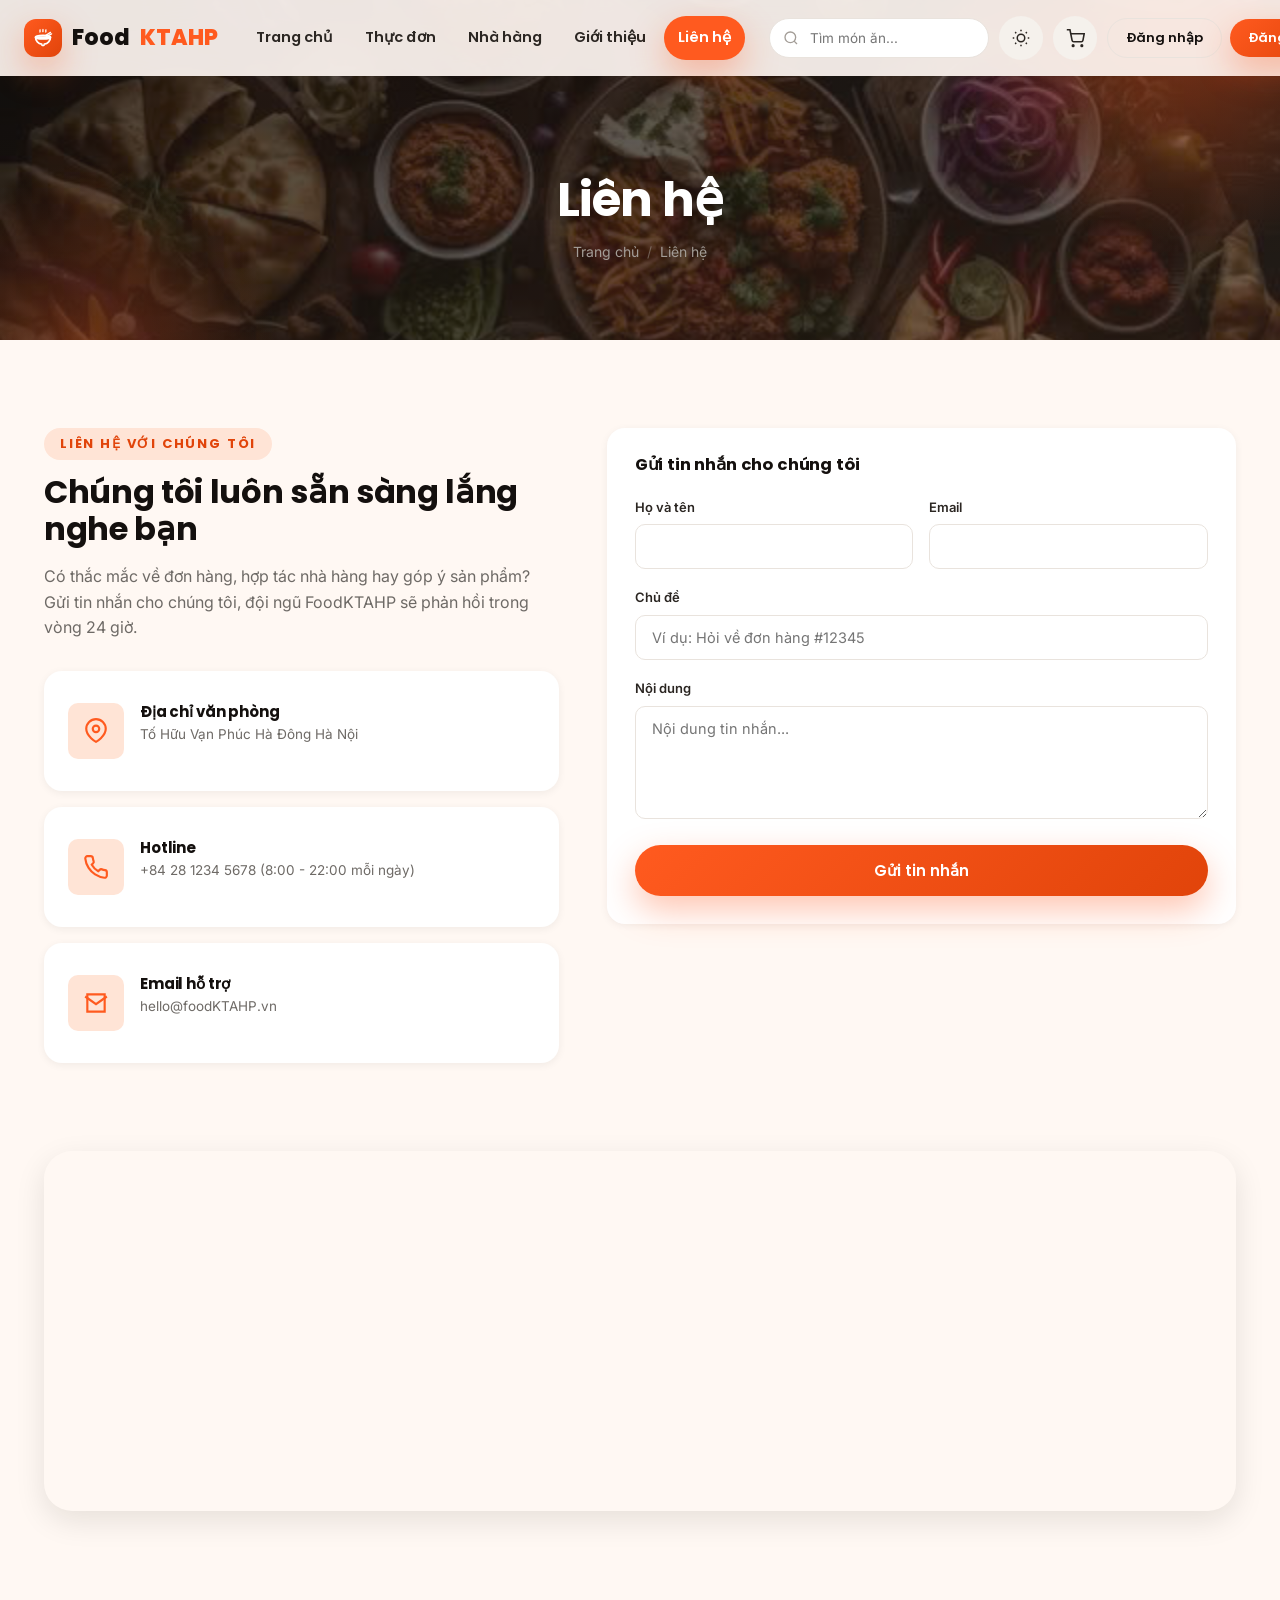
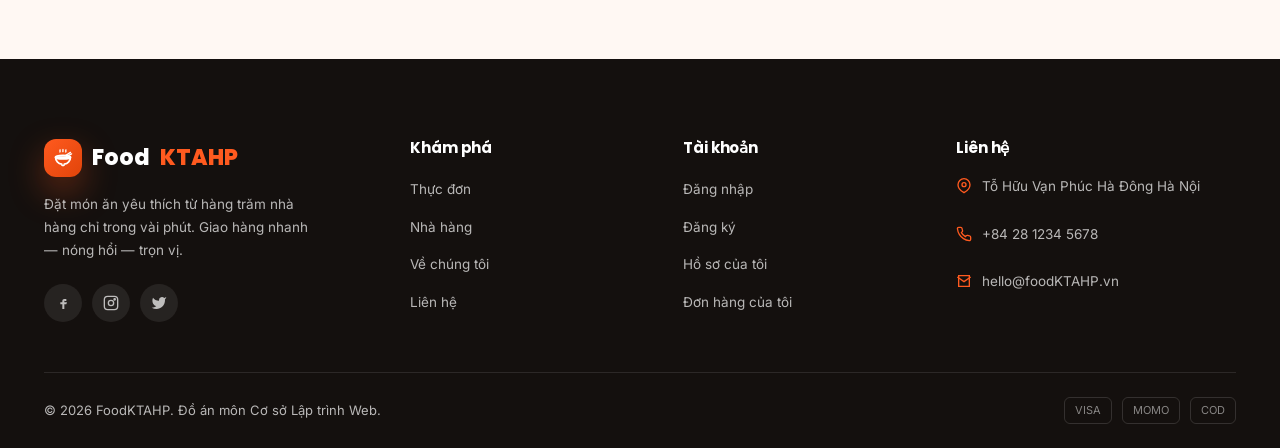
<file: contact.html>
<!DOCTYPE html>
<html lang="vi">

<head>
    <meta charset="UTF-8">
    <meta name="viewport" content="width=device-width, initial-scale=1.0">
    <title>Liên hệ — FoodKTAHP</title>
    <meta name="description" content="Liên hệ với đội ngũ hỗ trợ khách hàng của FoodKTAHP.">
    <link rel="icon" href="images/favicon/favicon.png">
    <link rel="preconnect" href="https://fonts.googleapis.com">
    <link rel="stylesheet" href="css/style.css">
    <link rel="stylesheet" href="css/header.css">
    <link rel="stylesheet" href="css/hero.css">
    <link rel="stylesheet" href="css/menu.css">
    <link rel="stylesheet" href="css/cart.css">
    <link rel="stylesheet" href="css/profile.css">
    <link rel="stylesheet" href="css/login.css">
    <link rel="stylesheet" href="css/footer.css">
    <link rel="stylesheet" href="css/animation.css">
    <link rel="stylesheet" href="css/responsive.css">
</head>

<body>
    <div id="loading-screen">
        <div class="loader-mark"></div>
    </div>
    <div id="scroll-progress"></div>

    <header id="site-header">
        <div class="container header-inner">
            <a href="index.html" class="logo">
                <span class="mark">
                    <svg class="bowl-icon" viewBox="0 0 24 24" width="20" height="20" fill="none" stroke="currentColor"
                        stroke-width="2" stroke-linecap="round" stroke-linejoin="round">
                        <path d="M8.5 2.2c-.6 1 .5 1.4-.2 2.6M12 1.8c-.6 1 .5 1.4-.2 2.6M15.5 2.2c-.6 1 .5 1.4-.2 2.6"
                            stroke-width="1.6" />
                        <path
                            d="M3 11h18a8.5 8.5 0 01-7.5 8.4v.4a1.2 1.2 0 01-1.2 1.2h-.6A1.2 1.2 0 0110.5 19.8v-.4A8.5 8.5 0 013 11z" />
                        <ellipse cx="12" cy="11" rx="9" ry="2.1" />
                        <path d="M14.5 9.3l6.5-4M16.3 10.2l6-3.2" stroke-width="1.6" />
                    </svg>
                </span>
                Food<span class="accent">KTAHP</span>
            </a>

            <nav class="main-nav" id="main-nav">
                <a href="index.html" data-nav="index">Trang chủ</a>
                <a href="menu.html" data-nav="menu">Thực đơn</a>
                <a href="restaurant.html" data-nav="restaurant">Nhà hàng</a>
                <a href="about.html" data-nav="about">Giới thiệu</a>
                <a href="contact.html" data-nav="contact">Liên hệ</a>
            </nav>

            <div class="header-actions">
                <div class="search-box">
                    <svg viewBox="0 0 24 24" fill="none" stroke="currentColor" stroke-width="2">
                        <circle cx="11" cy="11" r="8" />
                        <path d="M21 21l-4.35-4.35" />
                    </svg>
                    <input type="text" id="header-search-input" placeholder="Tìm món ăn...">
                    <div id="search-suggestions"></div>
                </div>

                <button class="dark-toggle" id="dark-toggle-btn" aria-label="Chuyển chế độ sáng/tối">
                    <svg class="sun" viewBox="0 0 24 24" fill="none" stroke="currentColor" stroke-width="2">
                        <circle cx="12" cy="12" r="5" />
                        <path
                            d="M12 1v2M12 21v2M4.2 4.2l1.4 1.4M18.4 18.4l1.4 1.4M1 12h2M21 12h2M4.2 19.8l1.4-1.4M18.4 5.6l1.4-1.4" />
                    </svg>
                    <svg class="moon" viewBox="0 0 24 24" fill="none" stroke="currentColor" stroke-width="2">
                        <path d="M21 12.79A9 9 0 1111.21 3 7 7 0 0021 12.79z" />
                    </svg>
                </button>

                <a href="cart.html" class="icon-btn" aria-label="Giỏ hàng">
                    <svg viewBox="0 0 24 24" fill="none" stroke="currentColor" stroke-width="2">
                        <circle cx="9" cy="21" r="1" />
                        <circle cx="20" cy="21" r="1" />
                        <path d="M1 1h4l2.68 13.39a2 2 0 002 1.61h9.72a2 2 0 002-1.61L23 6H6" />
                    </svg>
                    <span class="cart-count">0</span>
                </a>

                <div id="auth-slot"></div>

                <button class="mobile-toggle" id="mobile-toggle" aria-label="Mở menu">
                    <svg viewBox="0 0 24 24" fill="none" stroke="currentColor" stroke-width="2">
                        <path d="M3 6h18M3 12h18M3 18h18" />
                    </svg>
                </button>
            </div>
        </div>
    </header>

    <div class="mobile-overlay" id="mobile-overlay"></div>
    <nav class="mobile-nav" id="mobile-nav">
        <button class="close-mobile" id="close-mobile" aria-label="Đóng menu">
            <svg viewBox="0 0 24 24" width="18" height="18" fill="none" stroke="currentColor" stroke-width="2">
                <path d="M18 6L6 18M6 6l12 12" />
            </svg>
        </button>
        <a href="index.html">Trang chủ</a>
        <a href="menu.html">Thực đơn</a>
        <a href="restaurant.html">Nhà hàng</a>
        <a href="cart.html">Giỏ hàng</a>
        <a href="about.html">Giới thiệu</a>
        <a href="contact.html">Liên hệ</a>
        <a href="login.html">Đăng nhập</a>
        <a href="register.html">Đăng ký</a>
    </nav>

    <main>
        <div class="page-banner">
            <div class="container">
                <h1>Liên hệ</h1>
                <div class="breadcrumb"><a href="index.html">Trang chủ</a><span class="sep">/</span><span>Liên hệ</span>
                </div>
            </div>
        </div>

        <section>
            <div class="container contact-grid">
                <div class="reveal">
                    <div class="eyebrow">Liên hệ với chúng tôi</div>
                    <h2 style="font-size:clamp(24px,3vw,32px);margin-bottom:16px">Chúng tôi luôn sẵn sàng lắng nghe bạn
                    </h2>
                    <p style="color:var(--c-gray-600);margin-bottom:30px">Có thắc mắc về đơn hàng, hợp tác nhà hàng hay
                        góp ý sản phẩm? Gửi tin nhắn cho chúng tôi, đội ngũ FoodKTAHP sẽ phản hồi trong vòng 24 giờ.</p>

                    <div class="why-card" style="margin-bottom:16px;display:flex;gap:16px;align-items:flex-start">
                        <div class="why-icon" style="margin-bottom:0;flex-shrink:0"><svg viewBox="0 0 24 24" width="22"
                                height="22" fill="none" stroke="currentColor" stroke-width="2">
                                <path d="M21 10c0 7-9 12-9 12s-9-5-9-12a9 9 0 0118 0z" />
                                <circle cx="12" cy="10" r="3" />
                            </svg></div>
                        <div>
                            <h4 style="font-size:15px;margin-bottom:4px">Địa chỉ văn phòng</h4>
                            <p style="font-size:13.5px;color:var(--c-gray-600)">Tố Hữu Vạn Phúc Hà Đông Hà Nội
                            </p>
                        </div>
                    </div>
                    <div class="why-card" style="margin-bottom:16px;display:flex;gap:16px;align-items:flex-start">
                        <div class="why-icon" style="margin-bottom:0;flex-shrink:0"><svg viewBox="0 0 24 24" width="22"
                                height="22" fill="none" stroke="currentColor" stroke-width="2">
                                <path
                                    d="M22 16.92v3a2 2 0 01-2.18 2 19.79 19.79 0 01-8.63-3.07 19.5 19.5 0 01-6-6 19.79 19.79 0 01-3.07-8.67A2 2 0 014.11 2h3a2 2 0 012 1.72c.13.96.36 1.9.68 2.81a2 2 0 01-.45 2.11L8.09 9.91a16 16 0 006 6l1.27-1.27a2 2 0 012.11-.45c.91.32 1.85.55 2.81.68A2 2 0 0122 16.92z" />
                            </svg></div>
                        <div>
                            <h4 style="font-size:15px;margin-bottom:4px">Hotline</h4>
                            <p style="font-size:13.5px;color:var(--c-gray-600)">+84 28 1234 5678 (8:00 - 22:00 mỗi ngày)
                            </p>
                        </div>
                    </div>
                    <div class="why-card" style="display:flex;gap:16px;align-items:flex-start">
                        <div class="why-icon" style="margin-bottom:0;flex-shrink:0"><svg viewBox="0 0 24 24" width="22"
                                height="22" fill="none" stroke="currentColor" stroke-width="2">
                                <path d="M4 4h16v16H4z" />
                                <path d="M22 6l-10 7L2 6" />
                            </svg></div>
                        <div>
                            <h4 style="font-size:15px;margin-bottom:4px">Email hỗ trợ</h4>
                            <p style="font-size:13.5px;color:var(--c-gray-600)">hello@foodKTAHP.vn</p>
                        </div>
                    </div>
                </div>

                <div class="checkout-card reveal">
                    <h3 style="margin-bottom:22px">Gửi tin nhắn cho chúng tôi</h3>
                    <form id="contact-form" novalidate>
                        <div class="field-row">
                            <div class="field"><label>Họ và tên</label><input type="text" id="contact-name"><span
                                    class="error-msg">Vui lòng nhập họ tên.</span></div>
                            <div class="field"><label>Email</label><input type="email" id="contact-email"><span
                                    class="error-msg">Vui lòng nhập email hợp lệ.</span></div>
                        </div>
                        <div class="field"><label>Chủ đề</label><input type="text" id="contact-subject"
                                placeholder="Ví dụ: Hỏi về đơn hàng #12345"></div>
                        <div class="field"><label>Nội dung</label><textarea id="contact-message" rows="5"
                                placeholder="Nội dung tin nhắn..."></textarea><span class="error-msg">Vui lòng nhập nội
                                dung.</span></div>
                        <button type="submit" class="btn btn-primary btn-block">Gửi tin nhắn</button>
                    </form>
                </div>
            </div>
        </section>

        <section style="padding-top:0">
            <div class="container">
                <div class="reveal" style="border-radius:var(--r-lg);overflow:hidden;box-shadow:var(--shadow-md)">
                    <iframe src="https://www.google.com/maps/embed?pb=!1m18!1m12!1m3!1d3725.2732371107004!2d105.77408957504261!3d20.981681580655852!2m3!1f0!2f0!3f0!3m2!1i1024!2i768!4f13.1!3m3!1m2!1s0x3134533225b5a645%3A0xdd51af8ea3735784!2zMTQgTmcuIDc3IFAuIEzhu6VhLCBsw6BuZyBW4bqhbiBQaMO6YywgSMOgIMSQw7RuZywgSMOgIE7hu5lpLCBWaeG7h3QgTmFt!5e0!3m2!1svi!2s!4v1784872467949!5m2!1svi!2s" width="100%"
                        height="360" style="border:0;display:block" allowfullscreen="" loading="lazy"
                        referrerpolicy="no-referrer-when-downgrade" title="Vị trí bản đồ"></iframe>
                </div>
            </div>
        </section>

    </main>
    <footer id="site-footer">
        <div class="container">
            <div class="footer-grid">
                <div class="footer-brand">
                    <a href="index.html" class="logo">
                        <span class="mark">
                            <svg class="bowl-icon" viewBox="0 0 24 24" width="20" height="20" fill="none"
                                stroke="currentColor" stroke-width="2" stroke-linecap="round" stroke-linejoin="round">
                                <path
                                    d="M8.5 2.2c-.6 1 .5 1.4-.2 2.6M12 1.8c-.6 1 .5 1.4-.2 2.6M15.5 2.2c-.6 1 .5 1.4-.2 2.6"
                                    stroke-width="1.6" />
                                <path
                                    d="M3 11h18a8.5 8.5 0 01-7.5 8.4v.4a1.2 1.2 0 01-1.2 1.2h-.6A1.2 1.2 0 0110.5 19.8v-.4A8.5 8.5 0 013 11z" />
                                <ellipse cx="12" cy="11" rx="9" ry="2.1" />
                                <path d="M14.5 9.3l6.5-4M16.3 10.2l6-3.2" stroke-width="1.6" />
                            </svg>
                        </span>
                        Food<span class="accent">KTAHP</span>
                    </a>
                    <p>Đặt món ăn yêu thích từ hàng trăm nhà hàng chỉ trong vài phút. Giao hàng nhanh — nóng hổi — trọn
                        vị.</p>
                    <div class="footer-social">
                        <a href="#" aria-label="Facebook"><svg viewBox="0 0 24 24" fill="currentColor">
                                <path d="M14 9h3V6h-3c-1.7 0-3 1.3-3 3v2H8v3h3v7h3v-7h3l1-3h-4v-2c0-.6.4-1 1-1z" />
                            </svg></a>
                        <a href="#" aria-label="Instagram"><svg viewBox="0 0 24 24" fill="none" stroke="currentColor"
                                stroke-width="2">
                                <rect x="2" y="2" width="20" height="20" rx="5" />
                                <circle cx="12" cy="12" r="4" />
                                <circle cx="17.5" cy="6.5" r="1" />
                            </svg></a>
                        <a href="#" aria-label="Twitter"><svg viewBox="0 0 24 24" fill="currentColor">
                                <path
                                    d="M23 3a10.9 10.9 0 01-3.14 1.53 4.48 4.48 0 00-7.86 3v1A10.66 10.66 0 013 4s-4 9 5 13a11.64 11.64 0 01-7 2c9 5 20 0 20-11.5 0-.28 0-.55-.05-.83A7.72 7.72 0 0023 3z" />
                            </svg></a>
                    </div>
                </div>
                <div class="footer-col">
                    <h5>Khám phá</h5>
                    <ul>
                        <li><a href="menu.html">Thực đơn</a></li>
                        <li><a href="restaurant.html">Nhà hàng</a></li>
                        <li><a href="about.html">Về chúng tôi</a></li>
                        <li><a href="contact.html">Liên hệ</a></li>
                    </ul>
                </div>
                <div class="footer-col">
                    <h5>Tài khoản</h5>
                    <ul>
                        <li><a href="login.html">Đăng nhập</a></li>
                        <li><a href="register.html">Đăng ký</a></li>
                        <li><a href="profile.html">Hồ sơ của tôi</a></li>
                        <li><a href="orders.html">Đơn hàng của tôi</a></li>
                    </ul>
                </div>
                <div class="footer-col">
                    <h5>Liên hệ</h5>
                    <ul class="footer-contact">
                        <li><svg viewBox="0 0 24 24" fill="none" stroke="currentColor" stroke-width="2">
                                <path d="M21 10c0 7-9 12-9 12s-9-5-9-12a9 9 0 0118 0z" />
                                <circle cx="12" cy="10" r="3" />
                            </svg> Tỗ Hữu Vạn Phúc Hà Đông Hà Nội</li>
                        <li><svg viewBox="0 0 24 24" fill="none" stroke="currentColor" stroke-width="2">
                                <path
                                    d="M22 16.92v3a2 2 0 01-2.18 2 19.79 19.79 0 01-8.63-3.07 19.5 19.5 0 01-6-6 19.79 19.79 0 01-3.07-8.67A2 2 0 014.11 2h3a2 2 0 012 1.72c.13.96.36 1.9.68 2.81a2 2 0 01-.45 2.11L8.09 9.91a16 16 0 006 6l1.27-1.27a2 2 0 012.11-.45c.91.32 1.85.55 2.81.68A2 2 0 0122 16.92z" />
                            </svg> +84 28 1234 5678</li>
                        <li><svg viewBox="0 0 24 24" fill="none" stroke="currentColor" stroke-width="2">
                                <path d="M4 4h16v16H4z" />
                                <path d="M22 6l-10 7L2 6" />
                            </svg> hello@foodKTAHP.vn</li>
                    </ul>
                </div>
            </div>
            <div class="footer-bottom">
                <span>© 2026 FoodKTAHP. Đồ án môn Cơ sở Lập trình Web.</span>
                <div class="pay-icons"><span>VISA</span><span>MOMO</span><span>COD</span></div>
            </div>
        </div>
    </footer>

    <button id="scroll-top" aria-label="Cuộn lên đầu trang">
        <svg viewBox="0 0 24 24" width="20" height="20" fill="none" stroke="currentColor" stroke-width="2.2">
            <path d="M12 19V5M5 12l7-7 7 7" />
        </svg>
    </button>

    <script src="js/app.js"></script>
    <script src="js/auth.js"></script>
    <script src="js/cart.js"></script>
    <script src="js/search.js"></script>
    <script src="js/filter.js"></script>
    <script src="js/slider.js"></script>
    <script src="js/animation.js"></script>
    <script src="js/validation.js"></script>
    <script src="js/darkmode.js"></script>

</body>

</html>
</file>
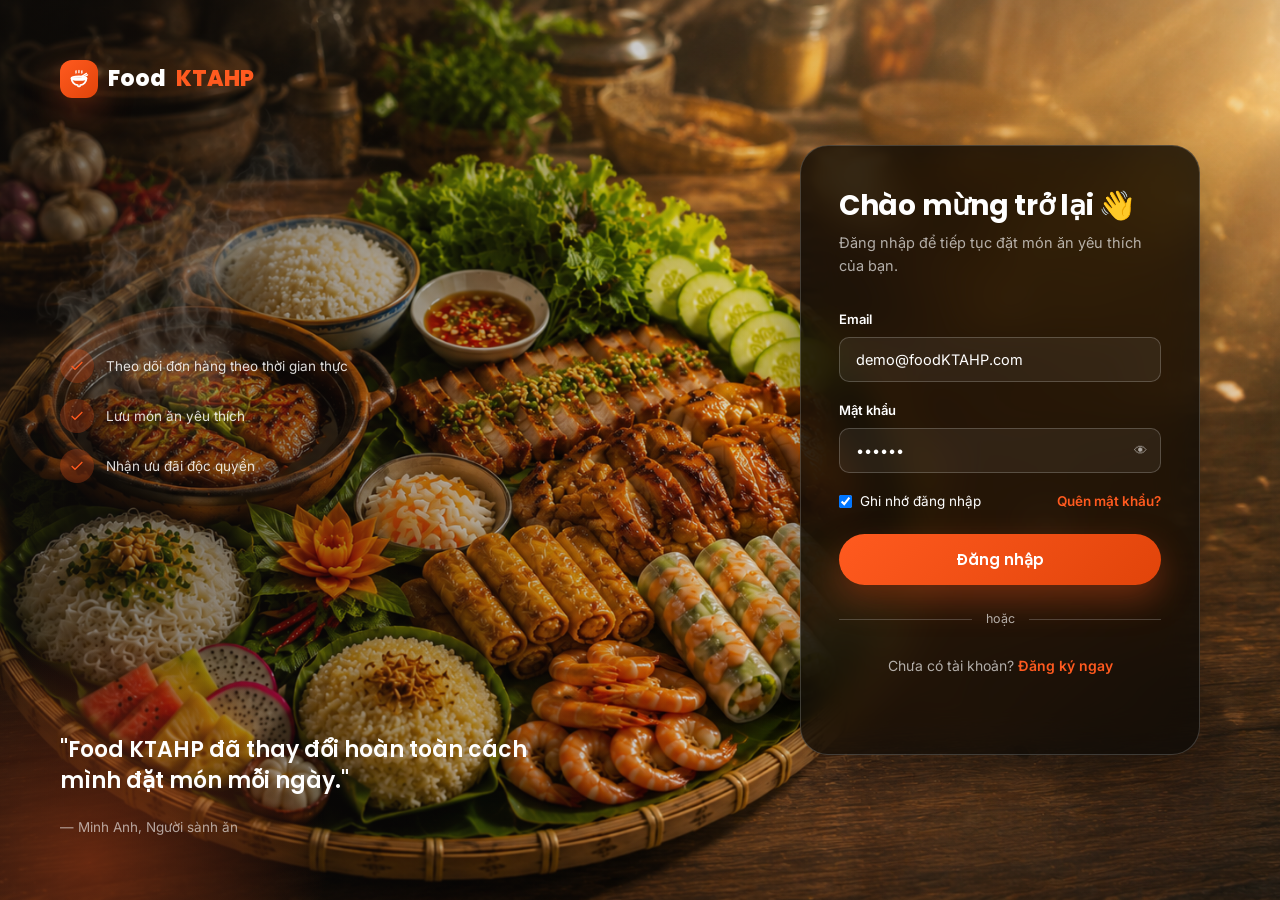
<file: login.html>
<!DOCTYPE html>
<html lang="vi">

<head>
    <meta charset="UTF-8">
    <meta name="viewport" content="width=device-width, initial-scale=1.0">
    <title>Đăng nhập — FoodKTAHP</title>
    <meta name="description" content="Đăng nhập vào tài khoản FoodKTAHP để đặt món, theo dõi đơn hàng và nhận ưu đãi.">
    <link rel="icon" href="images/favicon/favicon.png">
    <link rel="preconnect" href="https://fonts.googleapis.com">
    <link rel="stylesheet" href="css/style.css">
    <link rel="stylesheet" href="css/header.css">
    <link rel="stylesheet" href="css/hero.css">
    <link rel="stylesheet" href="css/menu.css">
    <link rel="stylesheet" href="css/cart.css">
    <link rel="stylesheet" href="css/profile.css">
    <link rel="stylesheet" href="css/login.css">
    <link rel="stylesheet" href="css/footer.css">
    <link rel="stylesheet" href="css/animation.css">
    <link rel="stylesheet" href="css/responsive.css">
</head>

<body class="auth-page">
    <div id="loading-screen">
        <div class="loader-mark"></div>
    </div>
    <div id="scroll-progress"></div>

    <main>
        <div class="auth-wrap" id="login-auth-wrap">
            <div class="auth-visual">
                <a href="index.html" class="logo">
                    <span class="mark"><svg class="bowl-icon" viewBox="0 0 24 24" width="20" height="20" fill="none"
                            stroke="currentColor" stroke-width="2" stroke-linecap="round" stroke-linejoin="round">
                            <path
                                d="M8.5 2.2c-.6 1 .5 1.4-.2 2.6M12 1.8c-.6 1 .5 1.4-.2 2.6M15.5 2.2c-.6 1 .5 1.4-.2 2.6"
                                stroke-width="1.6" />
                            <path
                                d="M3 11h18a8.5 8.5 0 01-7.5 8.4v.4a1.2 1.2 0 01-1.2 1.2h-.6A1.2 1.2 0 0110.5 19.8v-.4A8.5 8.5 0 013 11z" />
                            <ellipse cx="12" cy="11" rx="9" ry="2.1" />
                            <path d="M14.5 9.3l6.5-4M16.3 10.2l6-3.2" stroke-width="1.6" />
                        </svg></span>
                    Food<span class="accent">KTAHP</span>
                </a>
                <div class="auth-benefits">
                    <div><span class="b-icon"><svg viewBox="0 0 24 24" width="16" height="16" fill="none"
                                stroke="currentColor" stroke-width="2">
                                <path d="M20 6L9 17l-5-5" />
                            </svg></span> Theo dõi đơn hàng theo thời gian thực</div>
                    <div><span class="b-icon"><svg viewBox="0 0 24 24" width="16" height="16" fill="none"
                                stroke="currentColor" stroke-width="2">
                                <path d="M20 6L9 17l-5-5" />
                            </svg></span> Lưu món ăn yêu thích</div>
                    <div><span class="b-icon"><svg viewBox="0 0 24 24" width="16" height="16" fill="none"
                                stroke="currentColor" stroke-width="2">
                                <path d="M20 6L9 17l-5-5" />
                            </svg></span> Nhận ưu đãi độc quyền</div>
                </div>
                <div class="quote">
                    <p>"Food KTAHP đã thay đổi hoàn toàn cách mình đặt món mỗi ngày."</p>
                    <span>— Minh Anh, Người sành ăn</span>
                </div>
            </div>

            <div class="auth-form-side">
                <div class="auth-form">
                    <h2>Chào mừng trở lại 👋</h2>
                    <p>Đăng nhập để tiếp tục đặt món ăn yêu thích của bạn.</p>

                    <form id="login-form" novalidate>
                        <div class="field">
                            <label>Email</label>
                            <input type="email" id="login-email" placeholder="ban@example.com" value="demo@foodKTAHP.com">
                            <span class="error-msg"></span>
                        </div>
                        <div class="field">
                            <label>Mật khẩu</label>
                            <div class="pass-toggle">
                                <input type="password" id="login-password" placeholder="••••••••" value="123456">
                                <button type="button" aria-label="Hiện/ẩn mật khẩu">👁</button>
                            </div>
                            <span class="error-msg"></span>
                        </div>
                        <div class="remember-row">
                            <label><input type="checkbox" id="login-remember" checked> Ghi nhớ đăng nhập</label>
                            <a href="#" id="open-forgot-modal">Quên mật khẩu?</a>
                        </div>
                        <button type="submit" class="btn btn-primary btn-block">Đăng nhập</button>
                    </form>

                    <div class="divider">hoặc</div>

                    <p class="foot-link">Chưa có tài khoản? <a href="register.html">Đăng ký ngay</a></p>
                </div>
            </div>
        </div>

        <!-- Modal Quên mật khẩu -->
        <div id="forgot-password-modal" class="modal-overlay">
            <div class="modal-box" style="max-width:420px">
                <button class="modal-close" id="close-forgot-modal" aria-label="Đóng">
                    <svg viewBox="0 0 24 24" width="16" height="16" fill="none" stroke="currentColor" stroke-width="2">
                        <path d="M18 6L6 18M6 6l12 12" />
                    </svg>
                </button>
                <div class="icon-circle" style="background:transparent">
                    <img src="images/favicon/favicon.png" alt="Quên mật khẩu" style="width:56px;height:56px;object-fit:contain">
                </div>
                <h3>Quên mật khẩu?</h3>
                <p>Nhập email tài khoản và đặt mật khẩu mới ngay bên dưới.</p>
                <form id="forgot-password-form" novalidate style="text-align:left">
                    <div class="field">
                        <label>Email tài khoản</label>
                        <input type="email" id="fp-email" placeholder="ban@example.com">
                        <span class="error-msg"></span>
                    </div>
                    <div class="field">
                        <label>Mật khẩu mới</label>
                        <div class="pass-toggle">
                            <input type="password" id="fp-new" placeholder="Tối thiểu 6 ký tự">
                            <button type="button" aria-label="Hiện/ẩn mật khẩu">👁</button>
                        </div>
                        <span class="error-msg"></span>
                    </div>
                    <div class="field">
                        <label>Xác nhận mật khẩu mới</label>
                        <div class="pass-toggle">
                            <input type="password" id="fp-confirm" placeholder="Nhập lại mật khẩu mới">
                            <button type="button" aria-label="Hiện/ẩn mật khẩu">👁</button>
                        </div>
                        <span class="error-msg"></span>
                    </div>
                    <button type="submit" class="btn btn-primary btn-block">Đặt lại mật khẩu</button>
                </form>
            </div>
        </div>

    </main>

    </main>

    <script src="js/app.js"></script>
    <script src="js/auth.js"></script>
    <script src="js/cart.js"></script>
    <script src="js/search.js"></script>
    <script src="js/filter.js"></script>
    <script src="js/slider.js"></script>
    <script src="js/animation.js"></script>
    <script src="js/validation.js"></script>
    <script src="js/darkmode.js"></script>

</body>

</html>
</file>
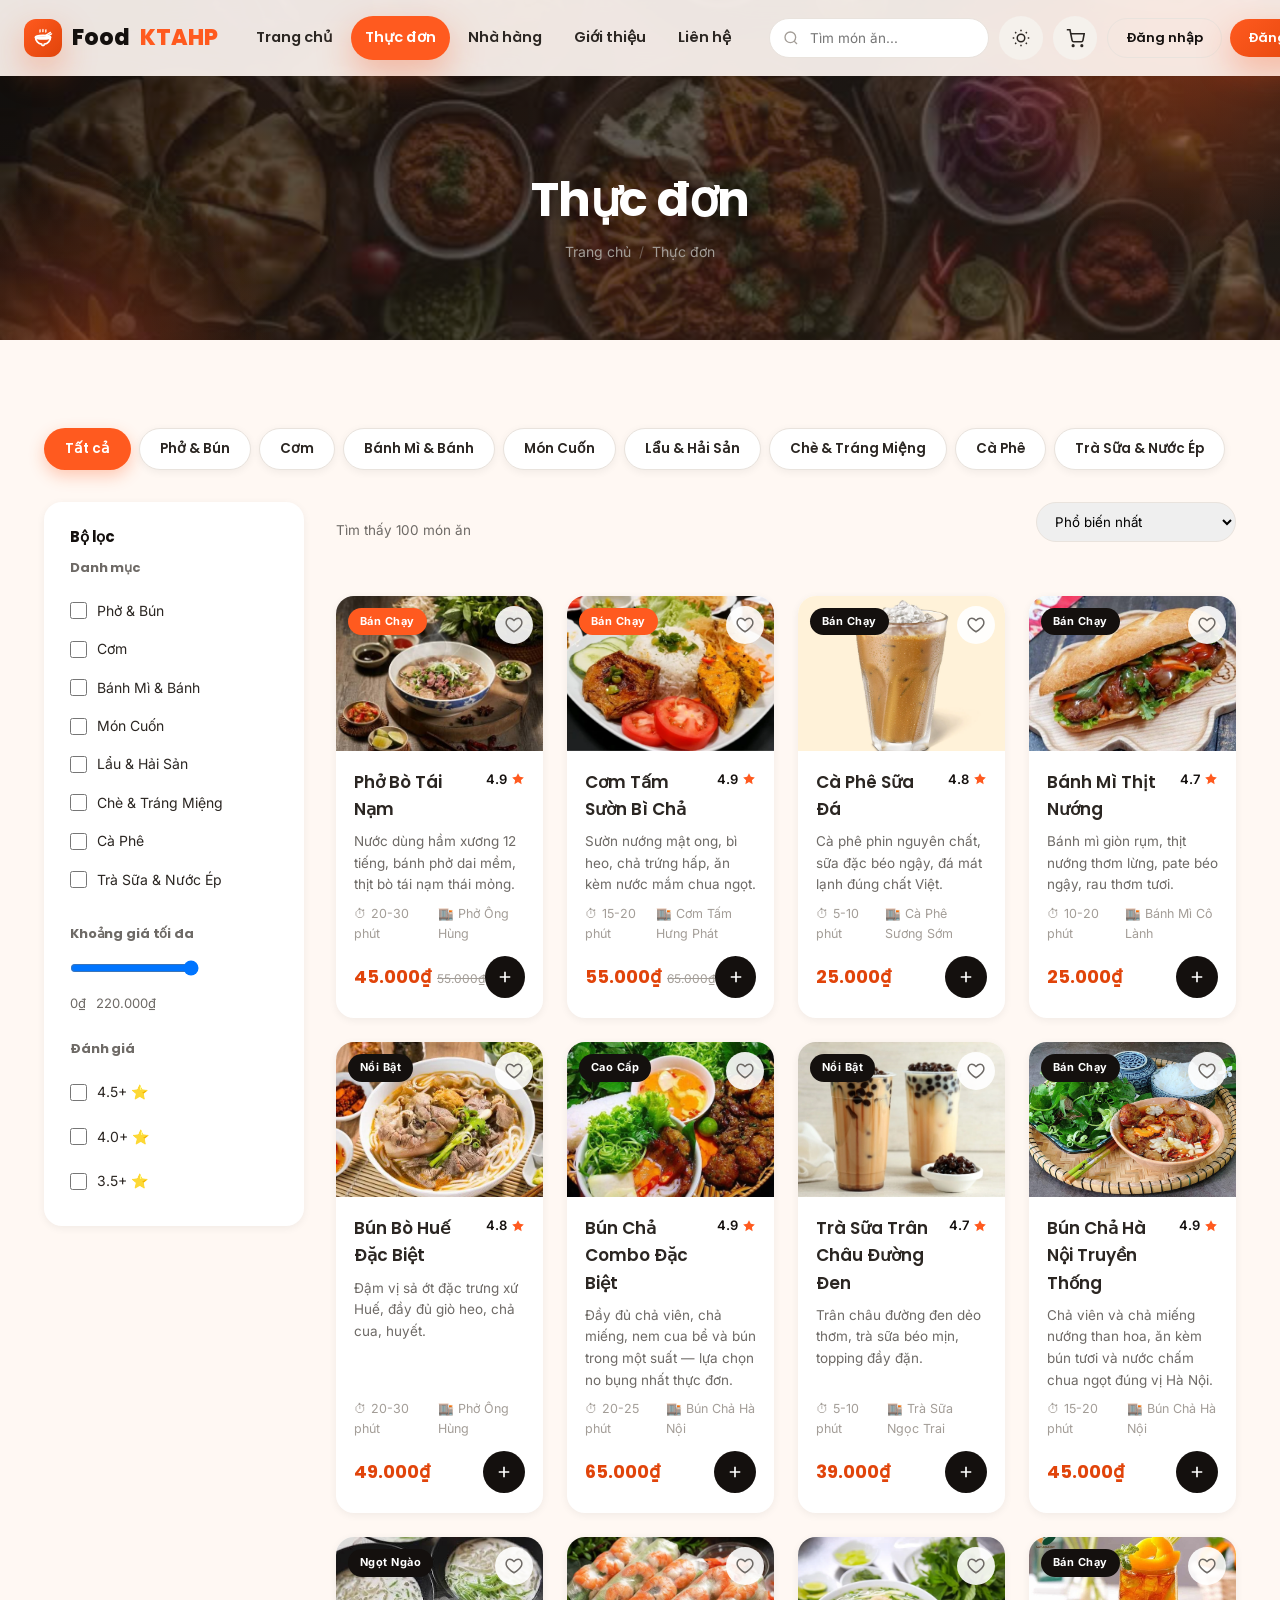
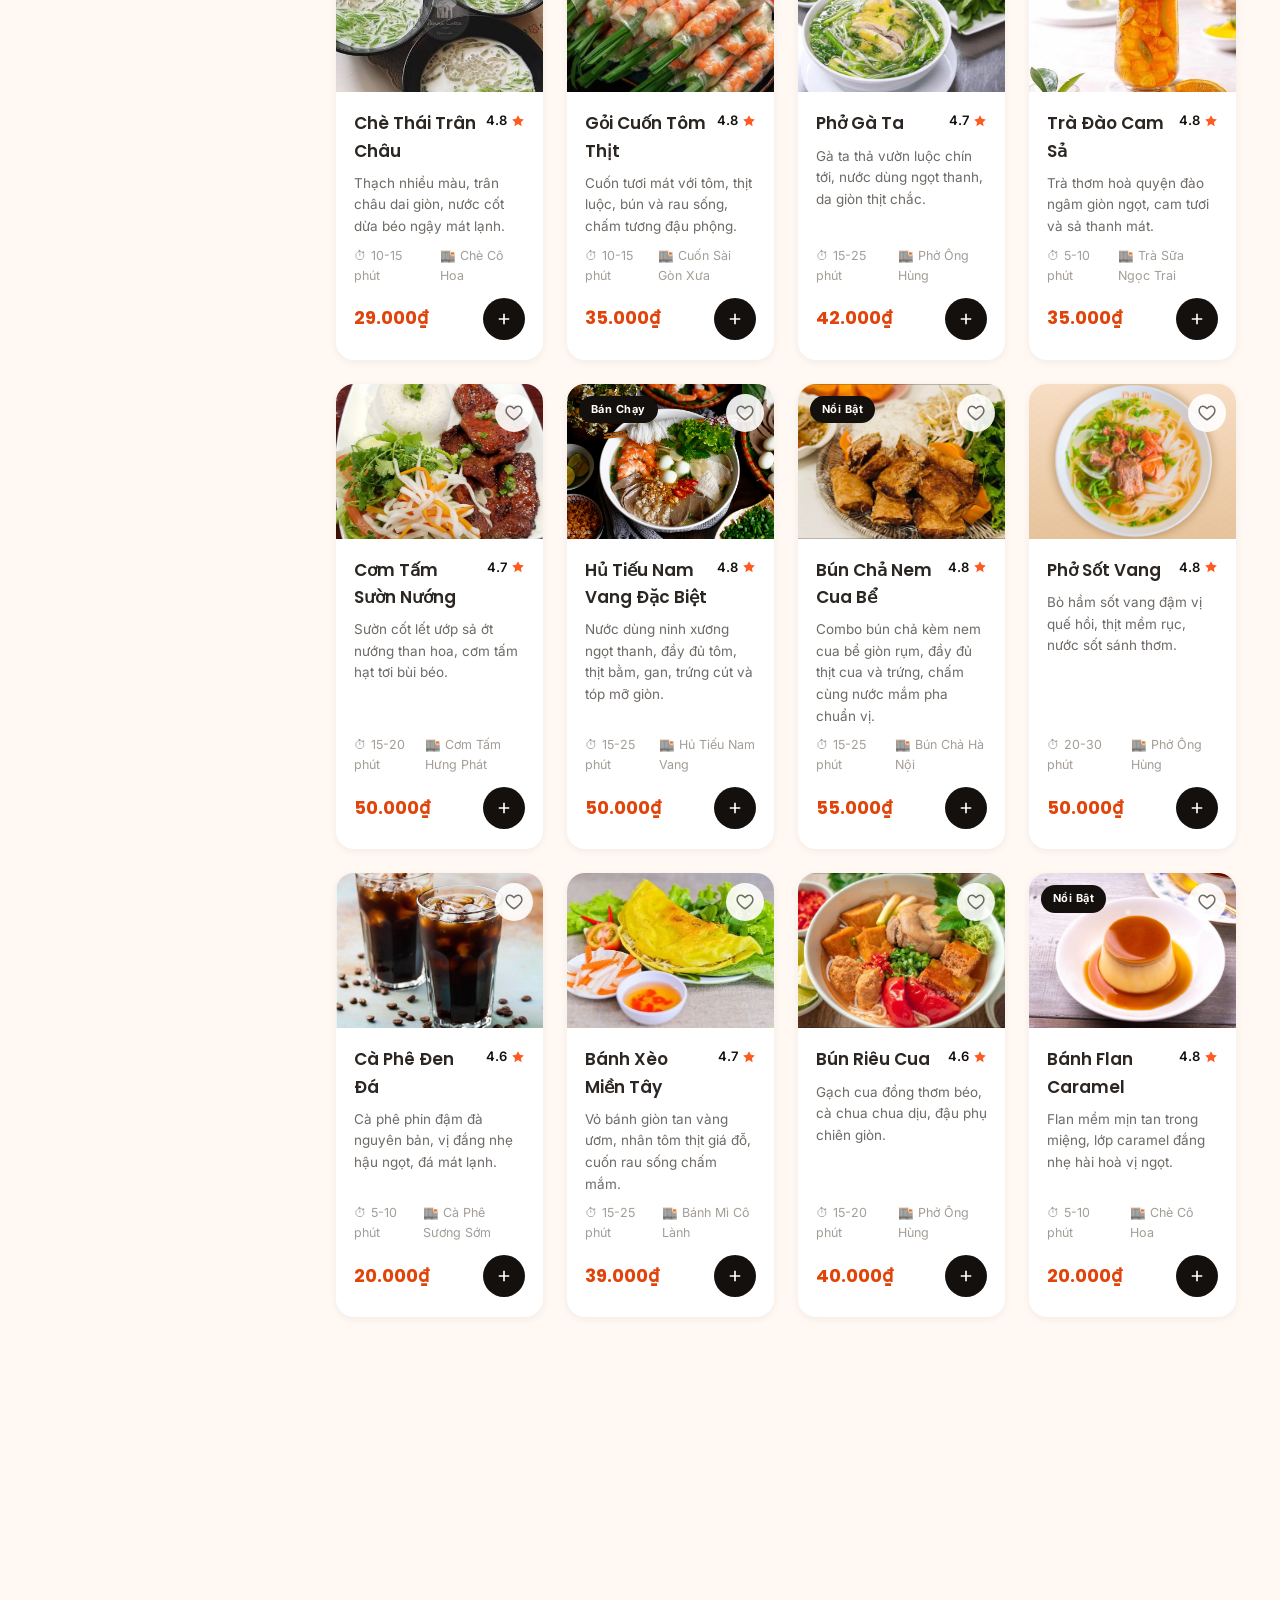
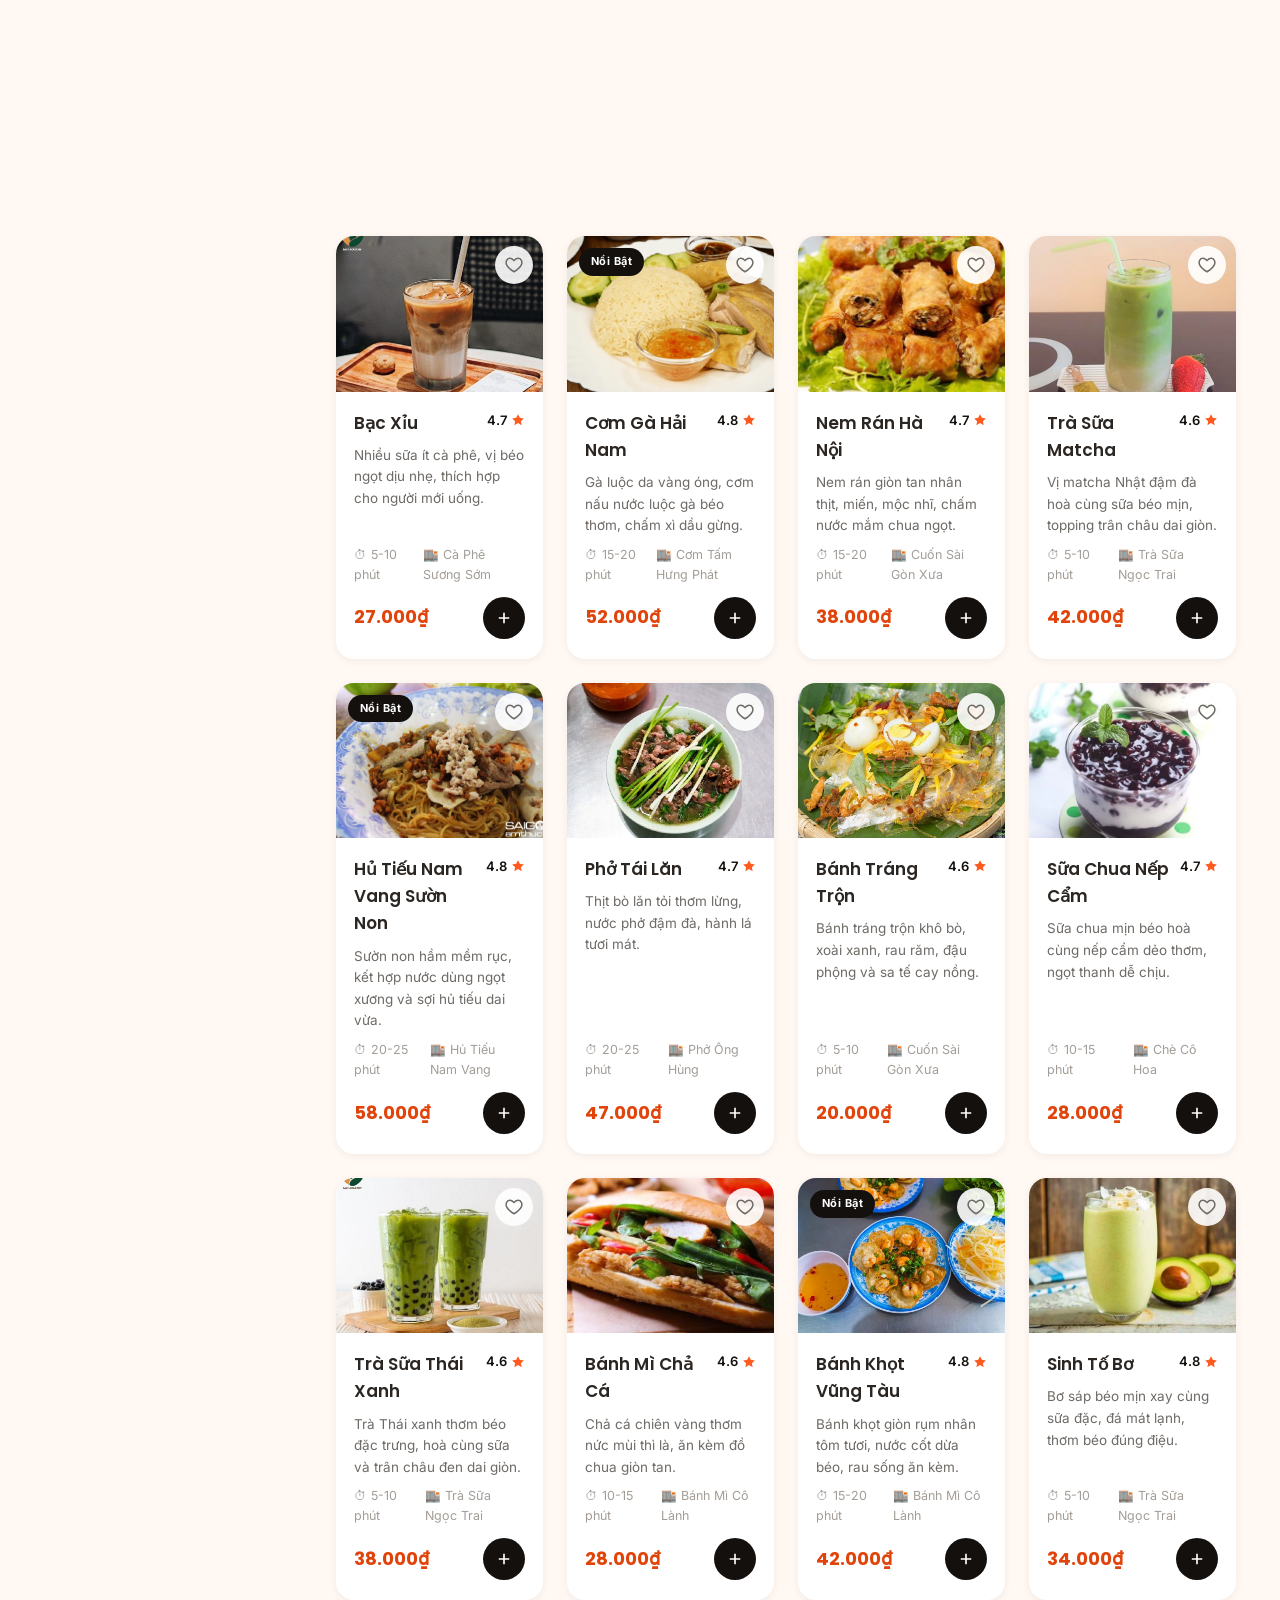
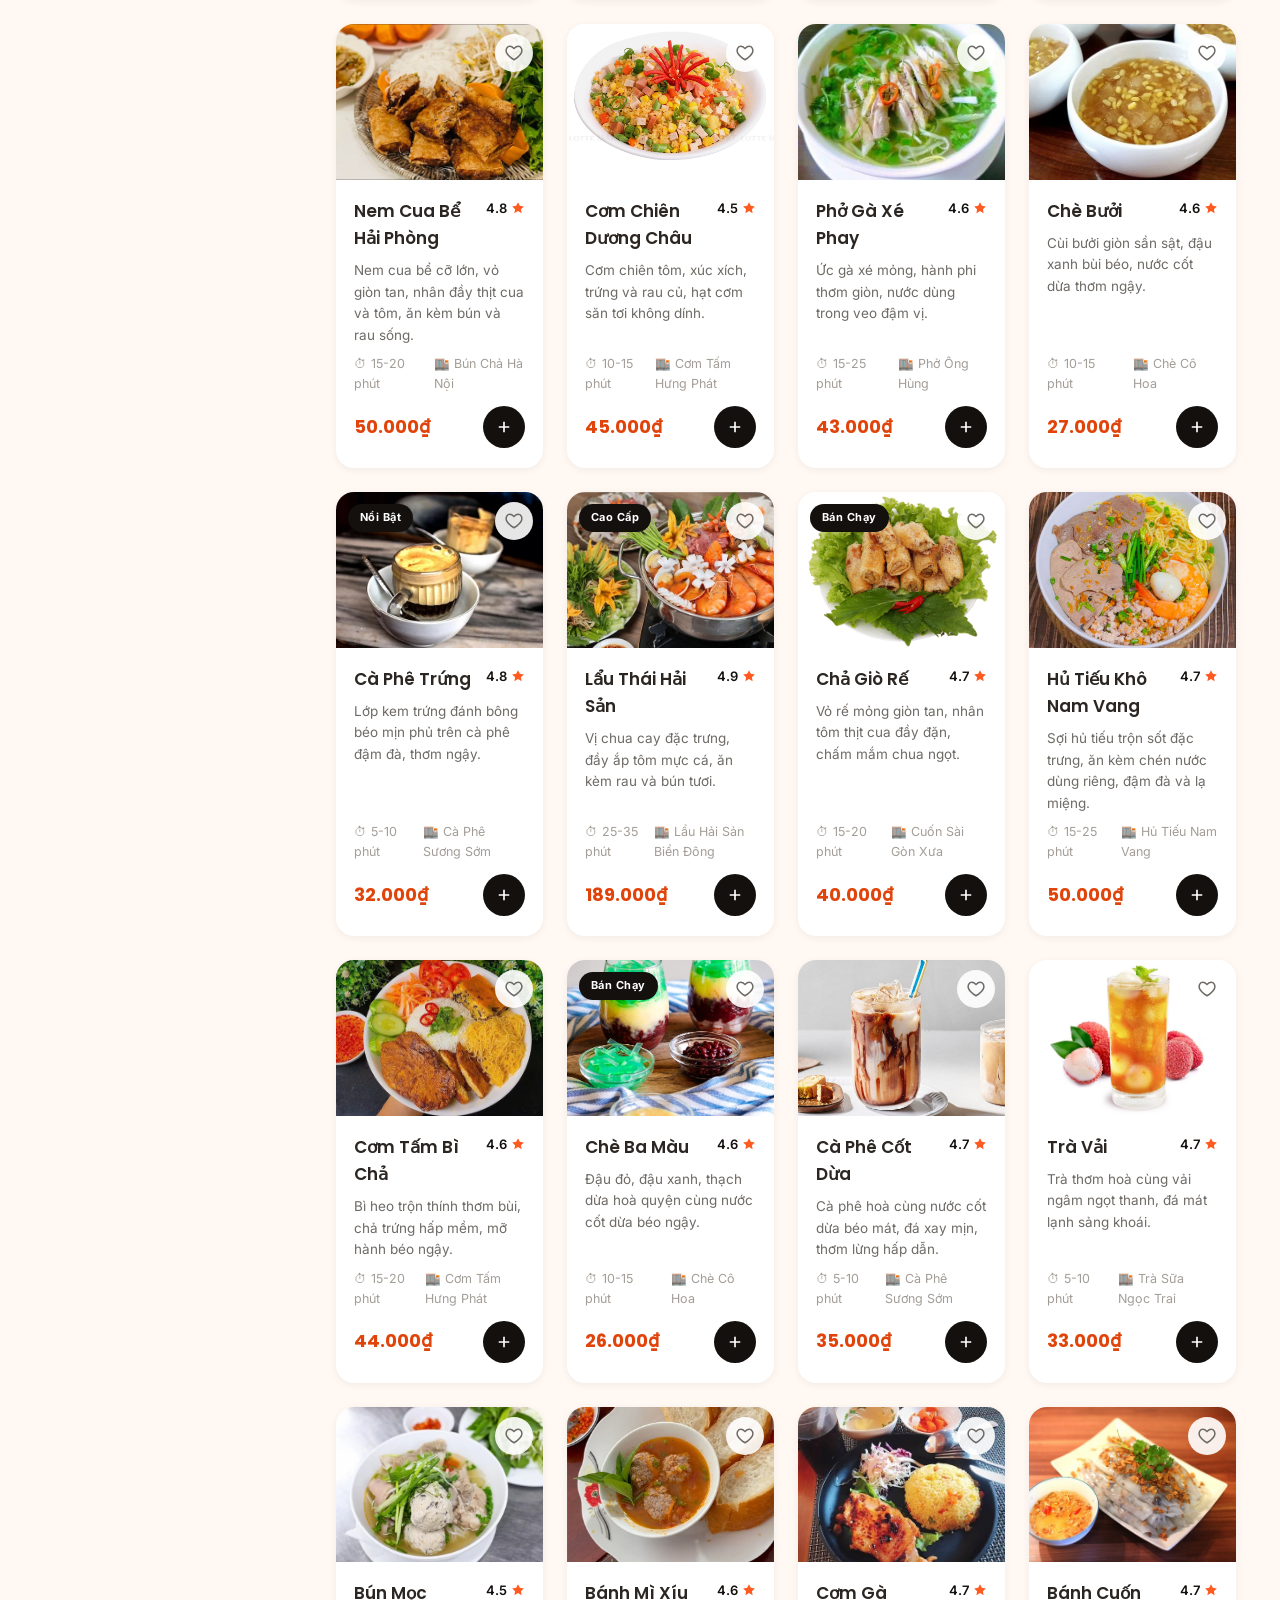
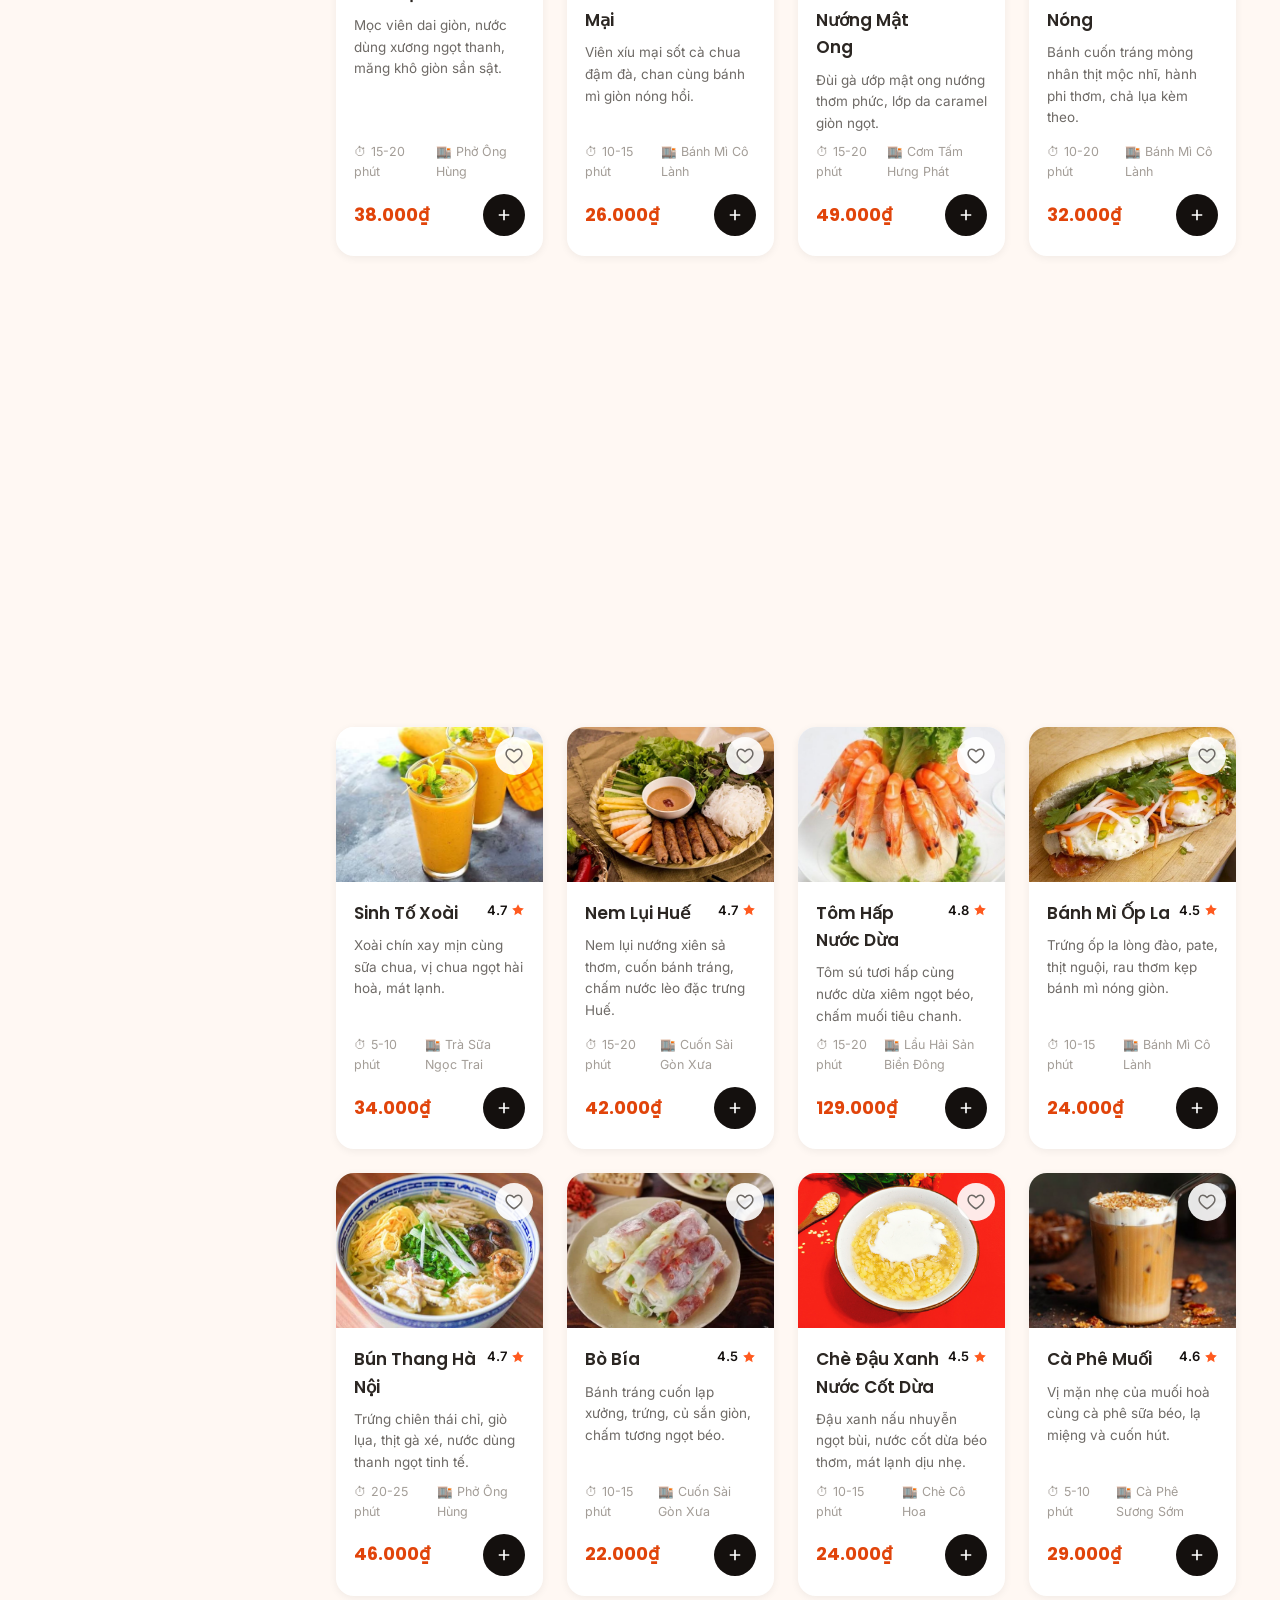
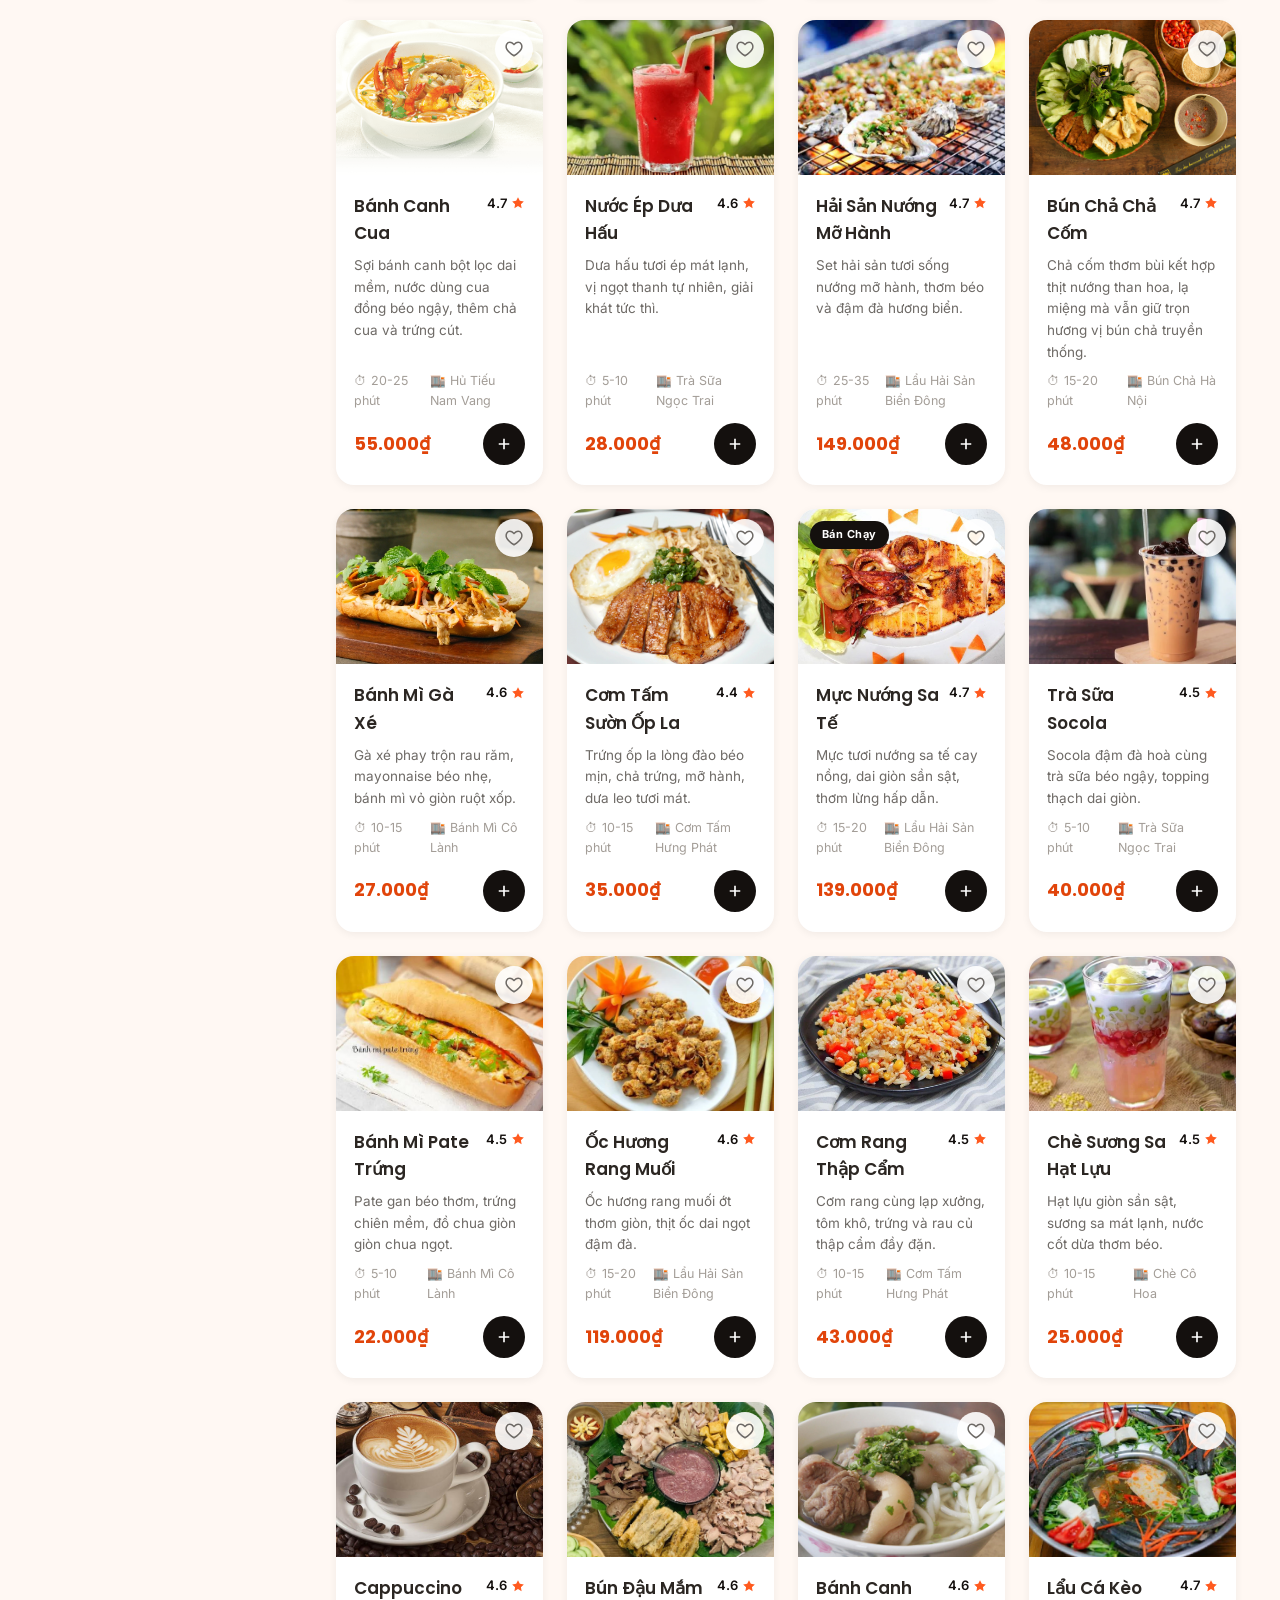
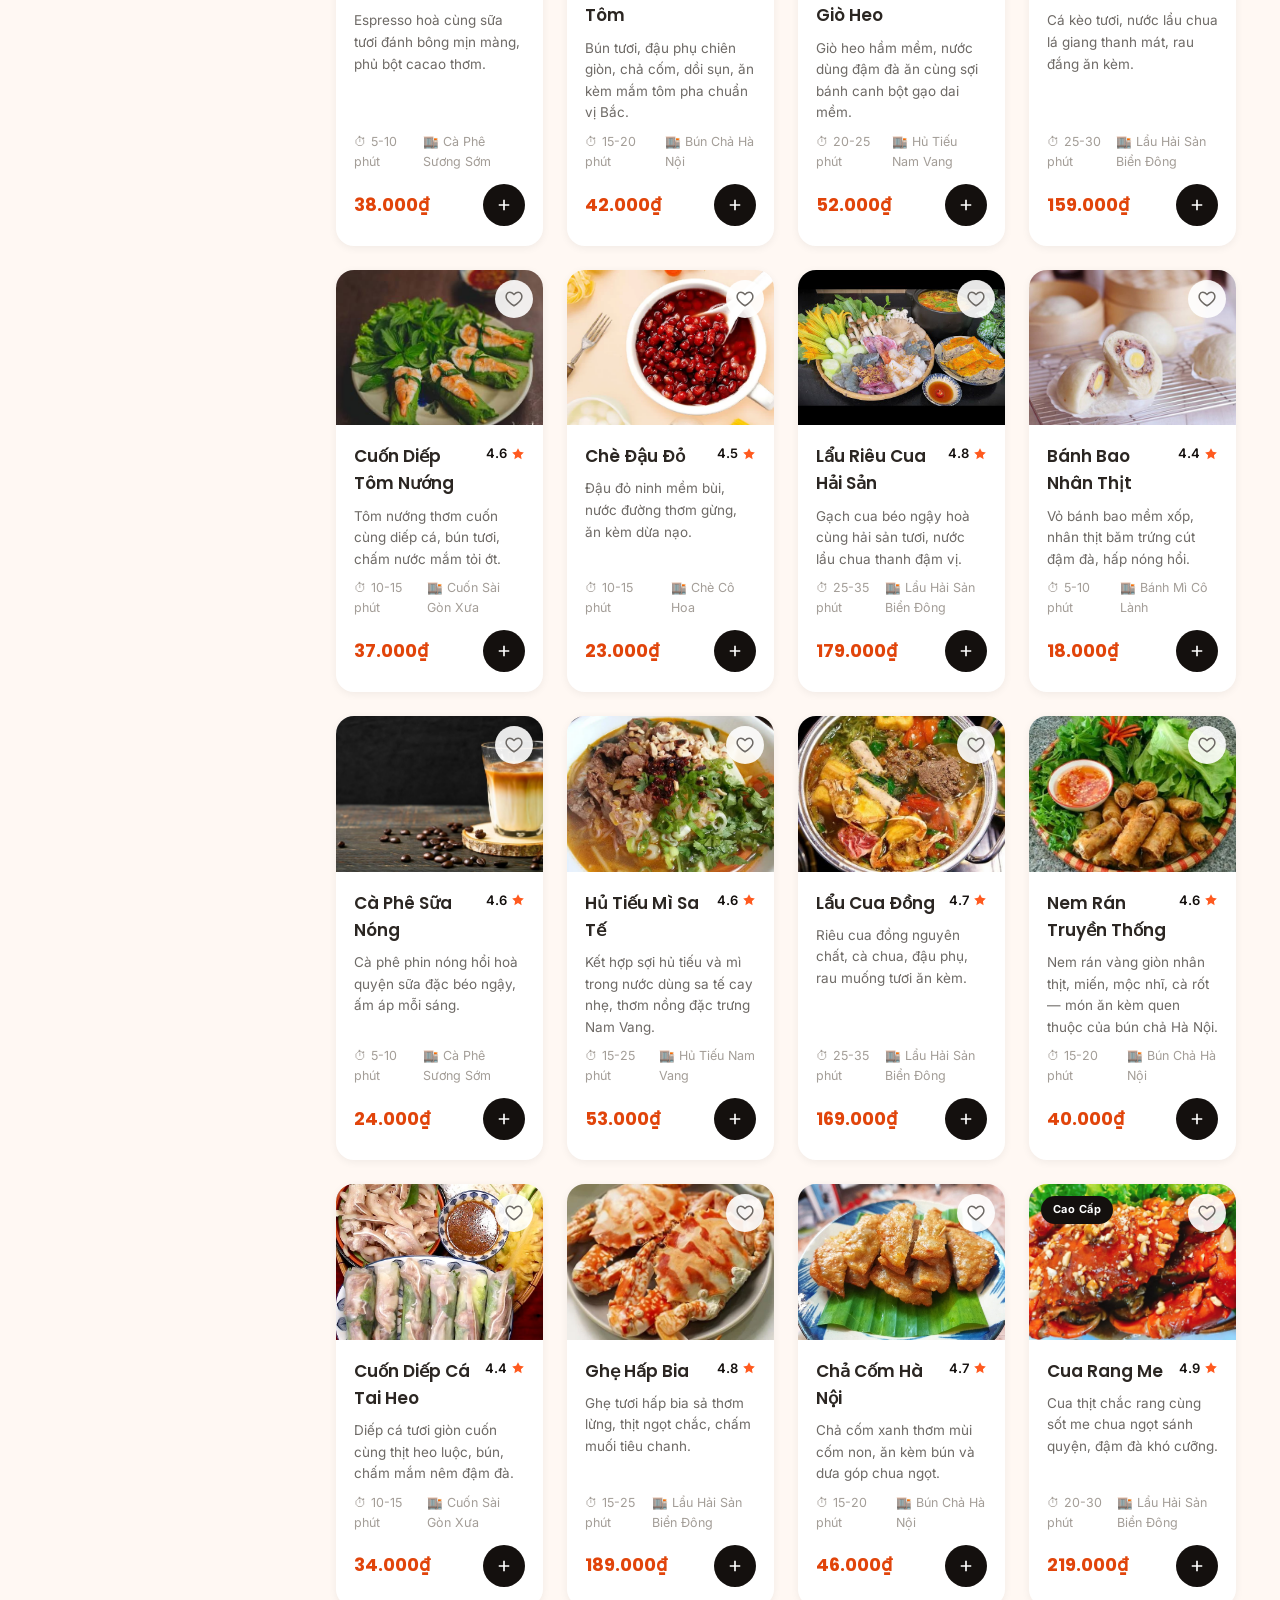
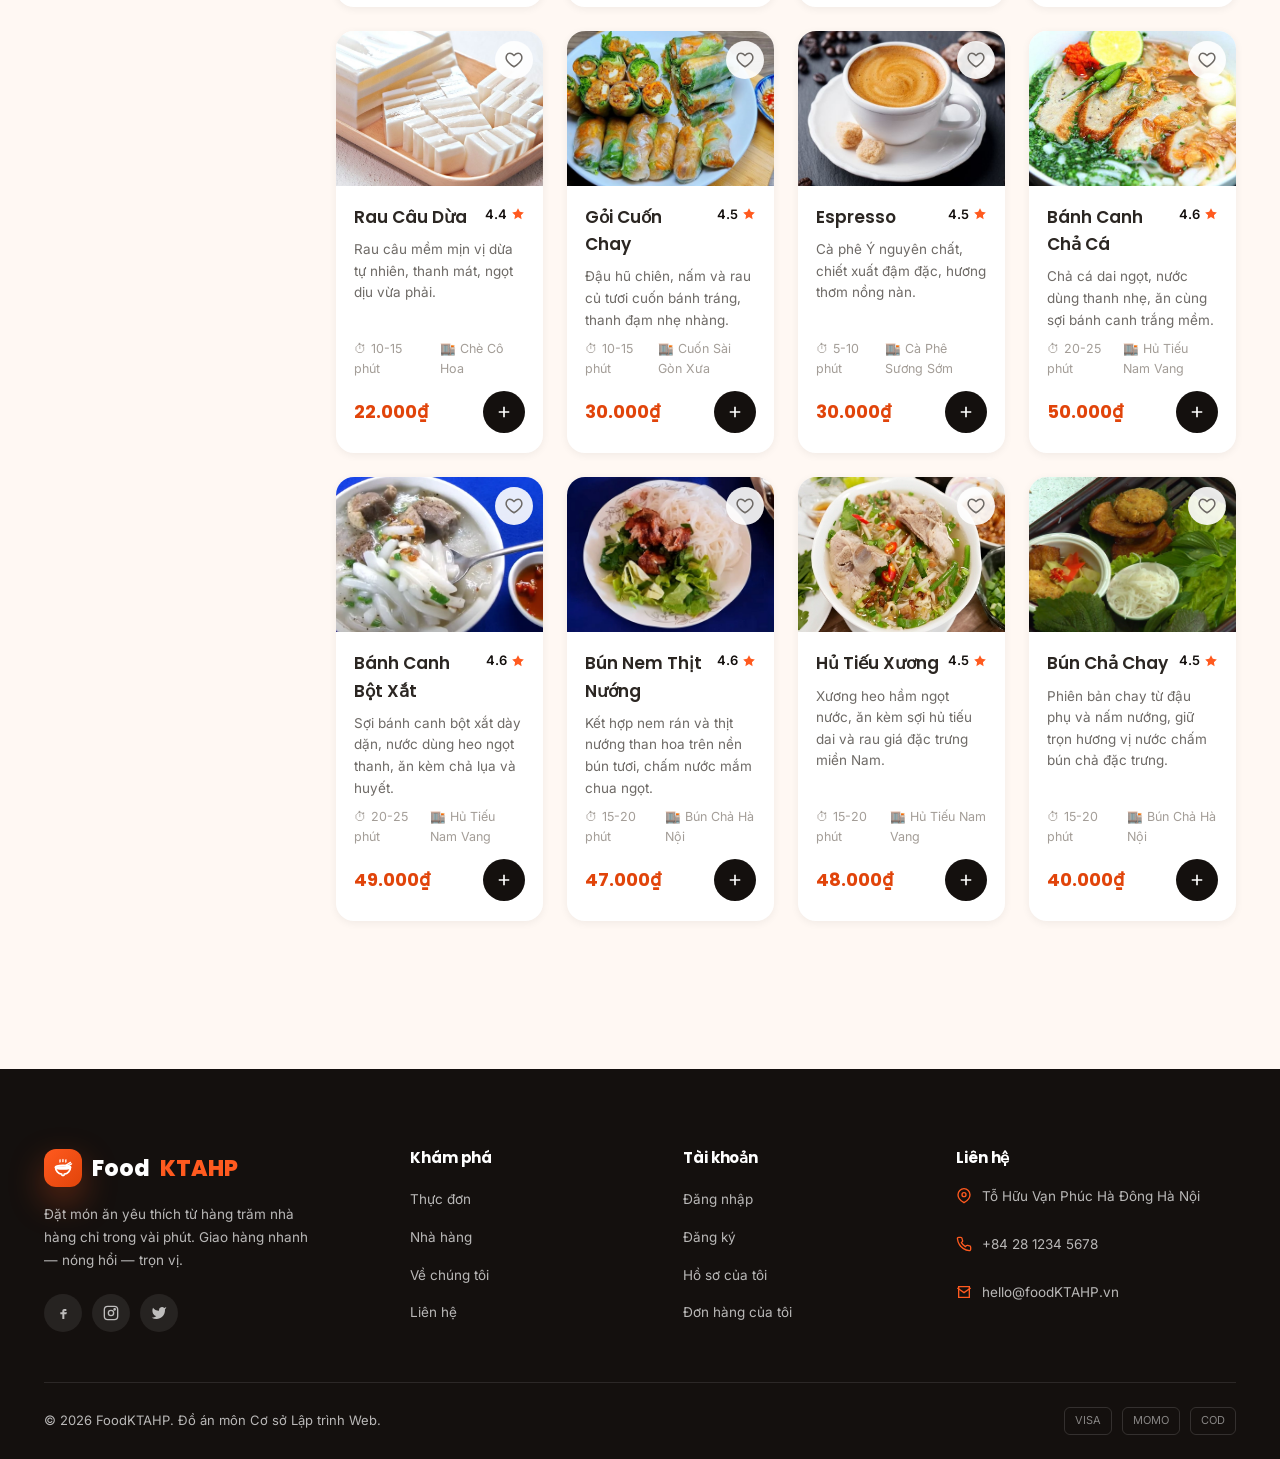
<file: menu.html>
<!DOCTYPE html>
<html lang="vi">

<head>
    <meta charset="UTF-8">
    <meta name="viewport" content="width=device-width, initial-scale=1.0">
    <title>Thực đơn — FoodKTAHP</title>
    <meta name="description"
        content="Khám phá toàn bộ thực đơn món ăn Việt trên FoodKTAHP, lọc theo danh mục, giá và đánh giá.">
    <link rel="icon" href="images/favicon/favicon.png">
    <link rel="preconnect" href="https://fonts.googleapis.com">
    <link rel="stylesheet" href="css/style.css">
    <link rel="stylesheet" href="css/header.css">
    <link rel="stylesheet" href="css/hero.css">
    <link rel="stylesheet" href="css/menu.css">
    <link rel="stylesheet" href="css/cart.css">
    <link rel="stylesheet" href="css/profile.css">
    <link rel="stylesheet" href="css/login.css">
    <link rel="stylesheet" href="css/footer.css">
    <link rel="stylesheet" href="css/animation.css">
    <link rel="stylesheet" href="css/responsive.css">
</head>

<body>
    <div id="loading-screen">
        <div class="loader-mark"></div>
    </div>
    <div id="scroll-progress"></div>

    <header id="site-header">
        <div class="container header-inner">
            <a href="index.html" class="logo">
                <span class="mark">
                    <svg class="bowl-icon" viewBox="0 0 24 24" width="20" height="20" fill="none" stroke="currentColor"
                        stroke-width="2" stroke-linecap="round" stroke-linejoin="round">
                        <path d="M8.5 2.2c-.6 1 .5 1.4-.2 2.6M12 1.8c-.6 1 .5 1.4-.2 2.6M15.5 2.2c-.6 1 .5 1.4-.2 2.6"
                            stroke-width="1.6" />
                        <path
                            d="M3 11h18a8.5 8.5 0 01-7.5 8.4v.4a1.2 1.2 0 01-1.2 1.2h-.6A1.2 1.2 0 0110.5 19.8v-.4A8.5 8.5 0 013 11z" />
                        <ellipse cx="12" cy="11" rx="9" ry="2.1" />
                        <path d="M14.5 9.3l6.5-4M16.3 10.2l6-3.2" stroke-width="1.6" />
                    </svg>
                </span>
                Food<span class="accent">KTAHP</span>
            </a>

            <nav class="main-nav" id="main-nav">
                <a href="index.html" data-nav="index">Trang chủ</a>
                <a href="menu.html" data-nav="menu">Thực đơn</a>
                <a href="restaurant.html" data-nav="restaurant">Nhà hàng</a>
                <a href="about.html" data-nav="about">Giới thiệu</a>
                <a href="contact.html" data-nav="contact">Liên hệ</a>
            </nav>

            <div class="header-actions">
                <div class="search-box">
                    <svg viewBox="0 0 24 24" fill="none" stroke="currentColor" stroke-width="2">
                        <circle cx="11" cy="11" r="8" />
                        <path d="M21 21l-4.35-4.35" />
                    </svg>
                    <input type="text" id="header-search-input" placeholder="Tìm món ăn...">
                    <div id="search-suggestions"></div>
                </div>

                <button class="dark-toggle" id="dark-toggle-btn" aria-label="Chuyển chế độ sáng/tối">
                    <svg class="sun" viewBox="0 0 24 24" fill="none" stroke="currentColor" stroke-width="2">
                        <circle cx="12" cy="12" r="5" />
                        <path
                            d="M12 1v2M12 21v2M4.2 4.2l1.4 1.4M18.4 18.4l1.4 1.4M1 12h2M21 12h2M4.2 19.8l1.4-1.4M18.4 5.6l1.4-1.4" />
                    </svg>
                    <svg class="moon" viewBox="0 0 24 24" fill="none" stroke="currentColor" stroke-width="2">
                        <path d="M21 12.79A9 9 0 1111.21 3 7 7 0 0021 12.79z" />
                    </svg>
                </button>

                <a href="cart.html" class="icon-btn" aria-label="Giỏ hàng">
                    <svg viewBox="0 0 24 24" fill="none" stroke="currentColor" stroke-width="2">
                        <circle cx="9" cy="21" r="1" />
                        <circle cx="20" cy="21" r="1" />
                        <path d="M1 1h4l2.68 13.39a2 2 0 002 1.61h9.72a2 2 0 002-1.61L23 6H6" />
                    </svg>
                    <span class="cart-count">0</span>
                </a>

                <div id="auth-slot"></div>

                <button class="mobile-toggle" id="mobile-toggle" aria-label="Mở menu">
                    <svg viewBox="0 0 24 24" fill="none" stroke="currentColor" stroke-width="2">
                        <path d="M3 6h18M3 12h18M3 18h18" />
                    </svg>
                </button>
            </div>
        </div>
    </header>

    <div class="mobile-overlay" id="mobile-overlay"></div>
    <nav class="mobile-nav" id="mobile-nav">
        <button class="close-mobile" id="close-mobile" aria-label="Đóng menu">
            <svg viewBox="0 0 24 24" width="18" height="18" fill="none" stroke="currentColor" stroke-width="2">
                <path d="M18 6L6 18M6 6l12 12" />
            </svg>
        </button>
        <a href="index.html">Trang chủ</a>
        <a href="menu.html">Thực đơn</a>
        <a href="restaurant.html">Nhà hàng</a>
        <a href="cart.html">Giỏ hàng</a>
        <a href="about.html">Giới thiệu</a>
        <a href="contact.html">Liên hệ</a>
        <a href="login.html">Đăng nhập</a>
        <a href="register.html">Đăng ký</a>
    </nav>

    <main>
        <div class="page-banner">
            <div class="container">
                <h1>Thực đơn</h1>
                <div class="breadcrumb"><a href="index.html">Trang chủ</a><span class="sep">/</span><span>Thực
                        đơn</span></div>
            </div>
        </div>

        <section>
            <div class="container">
                <div class="filter-tabs" style="margin-bottom:32px">
                    <button class="menu-tab active" data-cat="all">Tất cả</button>
                    <button class="menu-tab" data-cat="pho-bun">Phở & Bún</button>
                    <button class="menu-tab" data-cat="com">Cơm</button>
                    <button class="menu-tab" data-cat="banh">Bánh Mì & Bánh</button>
                    <button class="menu-tab" data-cat="cuon">Món Cuốn</button>
                    <button class="menu-tab" data-cat="lau-haisan">Lẩu & Hải Sản</button>
                    <button class="menu-tab" data-cat="trang-mieng">Chè & Tráng Miệng</button>
                    <button class="menu-tab" data-cat="ca-phe">Cà Phê</button>
                    <button class="menu-tab" data-cat="nuoc-uong">Trà Sữa & Nước Ép</button>
                </div>

                <div class="menu-layout">
                    <aside class="menu-sidebar">
                        <h4>Bộ lọc</h4>

                        <div class="sidebar-block">
                            <h4 style="font-size:13px;color:var(--c-gray-600)">Danh mục</h4>
                            <label class="check-row"><input type="checkbox" class="cat-check" value="pho-bun"> Phở &
                                Bún</label>
                            <label class="check-row"><input type="checkbox" class="cat-check" value="com"> Cơm</label>
                            <label class="check-row"><input type="checkbox" class="cat-check" value="banh"> Bánh Mì &
                                Bánh</label>
                            <label class="check-row"><input type="checkbox" class="cat-check" value="cuon"> Món
                                Cuốn</label>
                            <label class="check-row"><input type="checkbox" class="cat-check" value="lau-haisan"> Lẩu &
                                Hải Sản</label>
                            <label class="check-row"><input type="checkbox" class="cat-check" value="trang-mieng"> Chè &
                                Tráng Miệng</label>
                            <label class="check-row"><input type="checkbox" class="cat-check" value="ca-phe"> Cà
                                Phê</label>
                            <label class="check-row"><input type="checkbox" class="cat-check" value="nuoc-uong"> Trà Sữa
                                & Nước Ép</label>
                        </div>

                        <div class="sidebar-block">
                            <h4 style="font-size:13px;color:var(--c-gray-600)">Khoảng giá tối đa</h4>
                            <input type="range" id="price-range" min="15000" max="220000" value="220000" step="1000">
                            <div class="price-range"><span>0₫</span><span id="price-range-label">220.000₫</span></div>
                        </div>

                        <div class="sidebar-block">
                            <h4 style="font-size:13px;color:var(--c-gray-600)">Đánh giá</h4>
                            <div class="rating-filter">
                                <label class="check-row"><input type="checkbox" class="rating-check" value="4.5"> 4.5+
                                    ⭐</label>
                                <label class="check-row"><input type="checkbox" class="rating-check" value="4"> 4.0+
                                    ⭐</label>
                                <label class="check-row"><input type="checkbox" class="rating-check" value="3.5"> 3.5+
                                    ⭐</label>
                            </div>
                        </div>
                    </aside>

                    <div>
                        <div class="section-tools">
                            <span class="results-count" id="results-count">Tìm thấy 16 món ăn</span>
                            <select class="sort-select field" id="sort-select"
                                style="width:200px;padding:10px 14px;border-radius:var(--r-pill);border:1.5px solid var(--c-gray-200)">
                                <option value="popular">Phổ biến nhất</option>
                                <option value="price-asc">Giá: Thấp đến cao</option>
                                <option value="price-desc">Giá: Cao đến thấp</option>
                                <option value="rating">Đánh giá cao nhất</option>
                            </select>
                        </div>
                        <div class="foods-grid" id="menu-grid"></div>
                    </div>
                </div>
            </div>
        </section>

    </main>
    <footer id="site-footer">
        <div class="container">
            <div class="footer-grid">
                <div class="footer-brand">
                    <a href="index.html" class="logo">
                        <span class="mark">
                            <svg class="bowl-icon" viewBox="0 0 24 24" width="20" height="20" fill="none"
                                stroke="currentColor" stroke-width="2" stroke-linecap="round" stroke-linejoin="round">
                                <path
                                    d="M8.5 2.2c-.6 1 .5 1.4-.2 2.6M12 1.8c-.6 1 .5 1.4-.2 2.6M15.5 2.2c-.6 1 .5 1.4-.2 2.6"
                                    stroke-width="1.6" />
                                <path
                                    d="M3 11h18a8.5 8.5 0 01-7.5 8.4v.4a1.2 1.2 0 01-1.2 1.2h-.6A1.2 1.2 0 0110.5 19.8v-.4A8.5 8.5 0 013 11z" />
                                <ellipse cx="12" cy="11" rx="9" ry="2.1" />
                                <path d="M14.5 9.3l6.5-4M16.3 10.2l6-3.2" stroke-width="1.6" />
                            </svg>
                        </span>
                        Food<span class="accent">KTAHP</span>
                    </a>
                    <p>Đặt món ăn yêu thích từ hàng trăm nhà hàng chỉ trong vài phút. Giao hàng nhanh — nóng hổi — trọn
                        vị.</p>
                    <div class="footer-social">
                        <a href="#" aria-label="Facebook"><svg viewBox="0 0 24 24" fill="currentColor">
                                <path d="M14 9h3V6h-3c-1.7 0-3 1.3-3 3v2H8v3h3v7h3v-7h3l1-3h-4v-2c0-.6.4-1 1-1z" />
                            </svg></a>
                        <a href="#" aria-label="Instagram"><svg viewBox="0 0 24 24" fill="none" stroke="currentColor"
                                stroke-width="2">
                                <rect x="2" y="2" width="20" height="20" rx="5" />
                                <circle cx="12" cy="12" r="4" />
                                <circle cx="17.5" cy="6.5" r="1" />
                            </svg></a>
                        <a href="#" aria-label="Twitter"><svg viewBox="0 0 24 24" fill="currentColor">
                                <path
                                    d="M23 3a10.9 10.9 0 01-3.14 1.53 4.48 4.48 0 00-7.86 3v1A10.66 10.66 0 013 4s-4 9 5 13a11.64 11.64 0 01-7 2c9 5 20 0 20-11.5 0-.28 0-.55-.05-.83A7.72 7.72 0 0023 3z" />
                            </svg></a>
                    </div>
                </div>
                <div class="footer-col">
                    <h5>Khám phá</h5>
                    <ul>
                        <li><a href="menu.html">Thực đơn</a></li>
                        <li><a href="restaurant.html">Nhà hàng</a></li>
                        <li><a href="about.html">Về chúng tôi</a></li>
                        <li><a href="contact.html">Liên hệ</a></li>
                    </ul>
                </div>
                <div class="footer-col">
                    <h5>Tài khoản</h5>
                    <ul>
                        <li><a href="login.html">Đăng nhập</a></li>
                        <li><a href="register.html">Đăng ký</a></li>
                        <li><a href="profile.html">Hồ sơ của tôi</a></li>
                        <li><a href="orders.html">Đơn hàng của tôi</a></li>
                    </ul>
                </div>
                <div class="footer-col">
                    <h5>Liên hệ</h5>
                    <ul class="footer-contact">
                        <li><svg viewBox="0 0 24 24" fill="none" stroke="currentColor" stroke-width="2">
                                <path d="M21 10c0 7-9 12-9 12s-9-5-9-12a9 9 0 0118 0z" />
                                <circle cx="12" cy="10" r="3" />
                            </svg> Tỗ Hữu Vạn Phúc Hà Đông Hà Nội</li>
                        <li><svg viewBox="0 0 24 24" fill="none" stroke="currentColor" stroke-width="2">
                                <path
                                    d="M22 16.92v3a2 2 0 01-2.18 2 19.79 19.79 0 01-8.63-3.07 19.5 19.5 0 01-6-6 19.79 19.79 0 01-3.07-8.67A2 2 0 014.11 2h3a2 2 0 012 1.72c.13.96.36 1.9.68 2.81a2 2 0 01-.45 2.11L8.09 9.91a16 16 0 006 6l1.27-1.27a2 2 0 012.11-.45c.91.32 1.85.55 2.81.68A2 2 0 0122 16.92z" />
                            </svg> +84 28 1234 5678</li>
                        <li><svg viewBox="0 0 24 24" fill="none" stroke="currentColor" stroke-width="2">
                                <path d="M4 4h16v16H4z" />
                                <path d="M22 6l-10 7L2 6" />
                            </svg> hello@foodKTAHP.vn</li>
                    </ul>
                </div>
            </div>
            <div class="footer-bottom">
                <span>© 2026 FoodKTAHP. Đồ án môn Cơ sở Lập trình Web.</span>
                <div class="pay-icons"><span>VISA</span><span>MOMO</span><span>COD</span></div>
            </div>
        </div>
    </footer>

    <button id="scroll-top" aria-label="Cuộn lên đầu trang">
        <svg viewBox="0 0 24 24" width="20" height="20" fill="none" stroke="currentColor" stroke-width="2.2">
            <path d="M12 19V5M5 12l7-7 7 7" />
        </svg>
    </button>

    <script src="js/app.js"></script>
    <script src="js/auth.js"></script>
    <script src="js/cart.js"></script>
    <script src="js/search.js"></script>
    <script src="js/filter.js"></script>
    <script src="js/slider.js"></script>
    <script src="js/animation.js"></script>
    <script src="js/validation.js"></script>
    <script src="js/darkmode.js"></script>

</body>

</html>
</file>
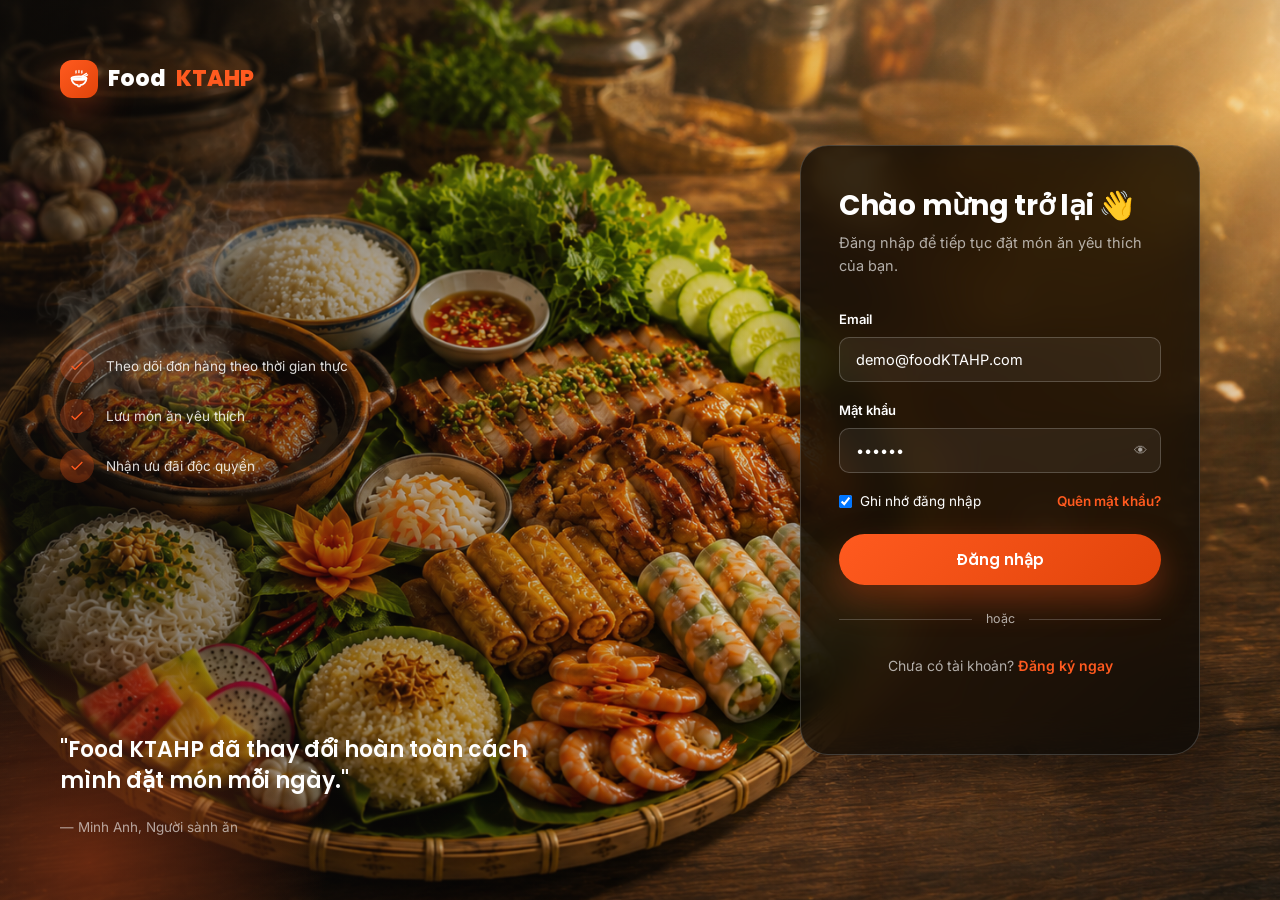
<file: orders.html>
<!DOCTYPE html>
<html lang="vi">

<head>
    <meta charset="UTF-8">
    <meta name="viewport" content="width=device-width, initial-scale=1.0">
    <title>Lịch sử đơn hàng — FoodKTAHP</title>
    <meta name="description" content="Xem lại lịch sử các đơn hàng đã đặt trên FoodKTAHP.">
    <link rel="icon" href="images/favicon/favicon.png">
    <link rel="preconnect" href="https://fonts.googleapis.com">
    <link rel="stylesheet" href="css/style.css">
    <link rel="stylesheet" href="css/header.css">
    <link rel="stylesheet" href="css/hero.css">
    <link rel="stylesheet" href="css/menu.css">
    <link rel="stylesheet" href="css/cart.css">
    <link rel="stylesheet" href="css/profile.css">
    <link rel="stylesheet" href="css/login.css">
    <link rel="stylesheet" href="css/footer.css">
    <link rel="stylesheet" href="css/animation.css">
    <link rel="stylesheet" href="css/responsive.css">
</head>

<body>
    <div id="loading-screen">
        <div class="loader-mark"></div>
    </div>
    <div id="scroll-progress"></div>

    <header id="site-header">
        <div class="container header-inner">
            <a href="index.html" class="logo">
                <span class="mark">
                    <svg class="bowl-icon" viewBox="0 0 24 24" width="20" height="20" fill="none" stroke="currentColor"
                        stroke-width="2" stroke-linecap="round" stroke-linejoin="round">
                        <path d="M8.5 2.2c-.6 1 .5 1.4-.2 2.6M12 1.8c-.6 1 .5 1.4-.2 2.6M15.5 2.2c-.6 1 .5 1.4-.2 2.6"
                            stroke-width="1.6" />
                        <path
                            d="M3 11h18a8.5 8.5 0 01-7.5 8.4v.4a1.2 1.2 0 01-1.2 1.2h-.6A1.2 1.2 0 0110.5 19.8v-.4A8.5 8.5 0 013 11z" />
                        <ellipse cx="12" cy="11" rx="9" ry="2.1" />
                        <path d="M14.5 9.3l6.5-4M16.3 10.2l6-3.2" stroke-width="1.6" />
                    </svg>
                </span>
                Food<span class="accent">KTAHP</span>
            </a>

            <nav class="main-nav" id="main-nav">
                <a href="index.html" data-nav="index">Trang chủ</a>
                <a href="menu.html" data-nav="menu">Thực đơn</a>
                <a href="restaurant.html" data-nav="restaurant">Nhà hàng</a>
                <a href="about.html" data-nav="about">Giới thiệu</a>
                <a href="contact.html" data-nav="contact">Liên hệ</a>
            </nav>

            <div class="header-actions">
                <div class="search-box">
                    <svg viewBox="0 0 24 24" fill="none" stroke="currentColor" stroke-width="2">
                        <circle cx="11" cy="11" r="8" />
                        <path d="M21 21l-4.35-4.35" />
                    </svg>
                    <input type="text" id="header-search-input" placeholder="Tìm món ăn...">
                    <div id="search-suggestions"></div>
                </div>

                <button class="dark-toggle" id="dark-toggle-btn" aria-label="Chuyển chế độ sáng/tối">
                    <svg class="sun" viewBox="0 0 24 24" fill="none" stroke="currentColor" stroke-width="2">
                        <circle cx="12" cy="12" r="5" />
                        <path
                            d="M12 1v2M12 21v2M4.2 4.2l1.4 1.4M18.4 18.4l1.4 1.4M1 12h2M21 12h2M4.2 19.8l1.4-1.4M18.4 5.6l1.4-1.4" />
                    </svg>
                    <svg class="moon" viewBox="0 0 24 24" fill="none" stroke="currentColor" stroke-width="2">
                        <path d="M21 12.79A9 9 0 1111.21 3 7 7 0 0021 12.79z" />
                    </svg>
                </button>

                <a href="cart.html" class="icon-btn" aria-label="Giỏ hàng">
                    <svg viewBox="0 0 24 24" fill="none" stroke="currentColor" stroke-width="2">
                        <circle cx="9" cy="21" r="1" />
                        <circle cx="20" cy="21" r="1" />
                        <path d="M1 1h4l2.68 13.39a2 2 0 002 1.61h9.72a2 2 0 002-1.61L23 6H6" />
                    </svg>
                    <span class="cart-count">0</span>
                </a>

                <div id="auth-slot"></div>

                <button class="mobile-toggle" id="mobile-toggle" aria-label="Mở menu">
                    <svg viewBox="0 0 24 24" fill="none" stroke="currentColor" stroke-width="2">
                        <path d="M3 6h18M3 12h18M3 18h18" />
                    </svg>
                </button>
            </div>
        </div>
    </header>

    <div class="mobile-overlay" id="mobile-overlay"></div>
    <nav class="mobile-nav" id="mobile-nav">
        <button class="close-mobile" id="close-mobile" aria-label="Đóng menu">
            <svg viewBox="0 0 24 24" width="18" height="18" fill="none" stroke="currentColor" stroke-width="2">
                <path d="M18 6L6 18M6 6l12 12" />
            </svg>
        </button>
        <a href="index.html">Trang chủ</a>
        <a href="menu.html">Thực đơn</a>
        <a href="restaurant.html">Nhà hàng</a>
        <a href="cart.html">Giỏ hàng</a>
        <a href="about.html">Giới thiệu</a>
        <a href="contact.html">Liên hệ</a>
        <a href="login.html">Đăng nhập</a>
        <a href="register.html">Đăng ký</a>
    </nav>

    <main>
        <div class="page-banner">
            <div class="container">
                <h1>Lịch sử đơn hàng</h1>
                <div class="breadcrumb"><a href="index.html">Trang chủ</a><span class="sep">/</span><span>Đơn hàng của
                        tôi</span></div>
            </div>
        </div>

        <section>
            <div class="container">
                <div class="profile-layout">
                    <div class="profile-card">
                        <div class="profile-avatar" id="profile-avatar-initials">?</div>
                        <h4 id="profile-name-display">—</h4>
                        <p id="profile-email-display">—</p>
                        <nav class="profile-nav">
                            <a href="profile.html"><svg viewBox="0 0 24 24" fill="none" stroke="currentColor"
                                    stroke-width="2">
                                    <path d="M20 21v-2a4 4 0 0 0-4-4H8a4 4 0 0 0-4 4v2" />
                                    <circle cx="12" cy="7" r="4" />
                                </svg> Thông tin cá nhân</a>
                            <a href="profile.html#wishlist"><svg viewBox="0 0 24 24" fill="none" stroke="currentColor"
                                    stroke-width="2">
                                    <path
                                        d="M12 21s-7.5-4.5-10-9.5C.5 6.5 3 3 6.5 3c2 0 3.5 1 5.5 3 2-2 3.5-3 5.5-3C21 3 23.5 6.5 22 11.5 19.5 16.5 12 21 12 21z" />
                                </svg> Món yêu thích</a>
                            <a href="orders.html" class="active"><svg viewBox="0 0 24 24" fill="none"
                                    stroke="currentColor" stroke-width="2">
                                    <path d="M3 3h18v18H3z" />
                                    <path d="M3 9h18M9 21V9" />
                                </svg> Lịch sử đơn hàng</a>
                            <a href="#" id="profile-logout-link"><svg viewBox="0 0 24 24" fill="none"
                                    stroke="currentColor" stroke-width="2">
                                    <path d="M9 21H5a2 2 0 0 1-2-2V5a2 2 0 0 1 2-2h4M16 17l5-5-5-5M21 12H9" />
                                </svg> Đăng xuất</a>
                        </nav>
                    </div>

                    <div class="profile-panel">
                        <h3>Đơn hàng của bạn</h3>
                        <div id="orders-list"></div>
                    </div>
                </div>
            </div>
        </section>

        <script>
            document.addEventListener('DOMContentLoaded', () => {
                guardPage();
                const user = getCurrentUser();
                if (!user) return;

                const initials = user.name.split(' ').map(p => p[0]).slice(0, 2).join('').toUpperCase();
                document.getElementById('profile-avatar-initials').textContent = initials;
                document.getElementById('profile-name-display').textContent = user.name;
                document.getElementById('profile-email-display').textContent = user.email;
                document.getElementById('profile-logout-link').addEventListener('click', (e) => { e.preventDefault(); logoutUser(); });

                const orders = getStore(LS.ORDERS, []).filter(o => o.userEmail === user.email);
                const listEl = document.getElementById('orders-list');

                if (!orders.length) {
                    listEl.innerHTML = `<div class="empty-state"><h3>Chưa có đơn hàng nào</h3><p>Đặt món ngay để xem lịch sử đơn hàng tại đây.</p><a href="menu.html" class="btn btn-primary">Đặt món ngay</a></div>`;
                    return;
                }

                const statusLabel = { processing: 'Đang xử lý', delivered: 'Đã giao', cancelled: 'Đã hủy' };
                listEl.innerHTML = orders.map(o => `
        <div class="order-card">
          <div class="order-card__head">
            <b>#${o.id}</b>
            <span class="order-status ${o.status}">${statusLabel[o.status] || o.status}</span>
          </div>
          <div class="order-card__items">
            ${o.items.map(i => `<img src="${i.image}" alt="${i.name}" title="${i.name} x${i.qty}">`).join('')}
          </div>
          <div class="order-card__foot">
            <span>${new Date(o.date).toLocaleDateString('vi-VN')} · ${o.items.reduce((s, i) => s + i.qty, 0)} món</span>
            <span class="price">${formatPrice(o.total)}</span>
          </div>
        </div>`).join('');
            });
        </script>

    </main>
    <footer id="site-footer">
        <div class="container">
            <div class="footer-grid">
                <div class="footer-brand">
                    <a href="index.html" class="logo">
                        <span class="mark">
                            <svg class="bowl-icon" viewBox="0 0 24 24" width="20" height="20" fill="none"
                                stroke="currentColor" stroke-width="2" stroke-linecap="round" stroke-linejoin="round">
                                <path
                                    d="M8.5 2.2c-.6 1 .5 1.4-.2 2.6M12 1.8c-.6 1 .5 1.4-.2 2.6M15.5 2.2c-.6 1 .5 1.4-.2 2.6"
                                    stroke-width="1.6" />
                                <path
                                    d="M3 11h18a8.5 8.5 0 01-7.5 8.4v.4a1.2 1.2 0 01-1.2 1.2h-.6A1.2 1.2 0 0110.5 19.8v-.4A8.5 8.5 0 013 11z" />
                                <ellipse cx="12" cy="11" rx="9" ry="2.1" />
                                <path d="M14.5 9.3l6.5-4M16.3 10.2l6-3.2" stroke-width="1.6" />
                            </svg>
                        </span>
                        Food<span class="accent">KTAHP</span>
                    </a>
                    <p>Đặt món ăn yêu thích từ hàng trăm nhà hàng chỉ trong vài phút. Giao hàng nhanh — nóng hổi — trọn
                        vị.</p>
                    <div class="footer-social">
                        <a href="#" aria-label="Facebook"><svg viewBox="0 0 24 24" fill="currentColor">
                                <path d="M14 9h3V6h-3c-1.7 0-3 1.3-3 3v2H8v3h3v7h3v-7h3l1-3h-4v-2c0-.6.4-1 1-1z" />
                            </svg></a>
                        <a href="#" aria-label="Instagram"><svg viewBox="0 0 24 24" fill="none" stroke="currentColor"
                                stroke-width="2">
                                <rect x="2" y="2" width="20" height="20" rx="5" />
                                <circle cx="12" cy="12" r="4" />
                                <circle cx="17.5" cy="6.5" r="1" />
                            </svg></a>
                        <a href="#" aria-label="Twitter"><svg viewBox="0 0 24 24" fill="currentColor">
                                <path
                                    d="M23 3a10.9 10.9 0 01-3.14 1.53 4.48 4.48 0 00-7.86 3v1A10.66 10.66 0 013 4s-4 9 5 13a11.64 11.64 0 01-7 2c9 5 20 0 20-11.5 0-.28 0-.55-.05-.83A7.72 7.72 0 0023 3z" />
                            </svg></a>
                    </div>
                </div>
                <div class="footer-col">
                    <h5>Khám phá</h5>
                    <ul>
                        <li><a href="menu.html">Thực đơn</a></li>
                        <li><a href="restaurant.html">Nhà hàng</a></li>
                        <li><a href="about.html">Về chúng tôi</a></li>
                        <li><a href="contact.html">Liên hệ</a></li>
                    </ul>
                </div>
                <div class="footer-col">
                    <h5>Tài khoản</h5>
                    <ul>
                        <li><a href="login.html">Đăng nhập</a></li>
                        <li><a href="register.html">Đăng ký</a></li>
                        <li><a href="profile.html">Hồ sơ của tôi</a></li>
                        <li><a href="orders.html">Đơn hàng của tôi</a></li>
                    </ul>
                </div>
                <div class="footer-col">
                    <h5>Liên hệ</h5>
                    <ul class="footer-contact">
                        <li><svg viewBox="0 0 24 24" fill="none" stroke="currentColor" stroke-width="2">
                                <path d="M21 10c0 7-9 12-9 12s-9-5-9-12a9 9 0 0118 0z" />
                                <circle cx="12" cy="10" r="3" />
                            </svg> Tỗ Hữu Vạn Phúc Hà Đông Hà Nội</li>
                        <li><svg viewBox="0 0 24 24" fill="none" stroke="currentColor" stroke-width="2">
                                <path
                                    d="M22 16.92v3a2 2 0 01-2.18 2 19.79 19.79 0 01-8.63-3.07 19.5 19.5 0 01-6-6 19.79 19.79 0 01-3.07-8.67A2 2 0 014.11 2h3a2 2 0 012 1.72c.13.96.36 1.9.68 2.81a2 2 0 01-.45 2.11L8.09 9.91a16 16 0 006 6l1.27-1.27a2 2 0 012.11-.45c.91.32 1.85.55 2.81.68A2 2 0 0122 16.92z" />
                            </svg> +84 28 1234 5678</li>
                        <li><svg viewBox="0 0 24 24" fill="none" stroke="currentColor" stroke-width="2">
                                <path d="M4 4h16v16H4z" />
                                <path d="M22 6l-10 7L2 6" />
                            </svg> hello@foodKTAHP.vn</li>
                    </ul>
                </div>
            </div>
            <div class="footer-bottom">
                <span>© 2026 FoodKTAHP. Đồ án môn Cơ sở Lập trình Web.</span>
                <div class="pay-icons"><span>VISA</span><span>MOMO</span><span>COD</span></div>
            </div>
        </div>
    </footer>

    <button id="scroll-top" aria-label="Cuộn lên đầu trang">
        <svg viewBox="0 0 24 24" width="20" height="20" fill="none" stroke="currentColor" stroke-width="2.2">
            <path d="M12 19V5M5 12l7-7 7 7" />
        </svg>
    </button>

    <script src="js/app.js"></script>
    <script src="js/auth.js"></script>
    <script src="js/cart.js"></script>
    <script src="js/search.js"></script>
    <script src="js/filter.js"></script>
    <script src="js/slider.js"></script>
    <script src="js/animation.js"></script>
    <script src="js/validation.js"></script>
    <script src="js/darkmode.js"></script>

</body>

</html>
</file>
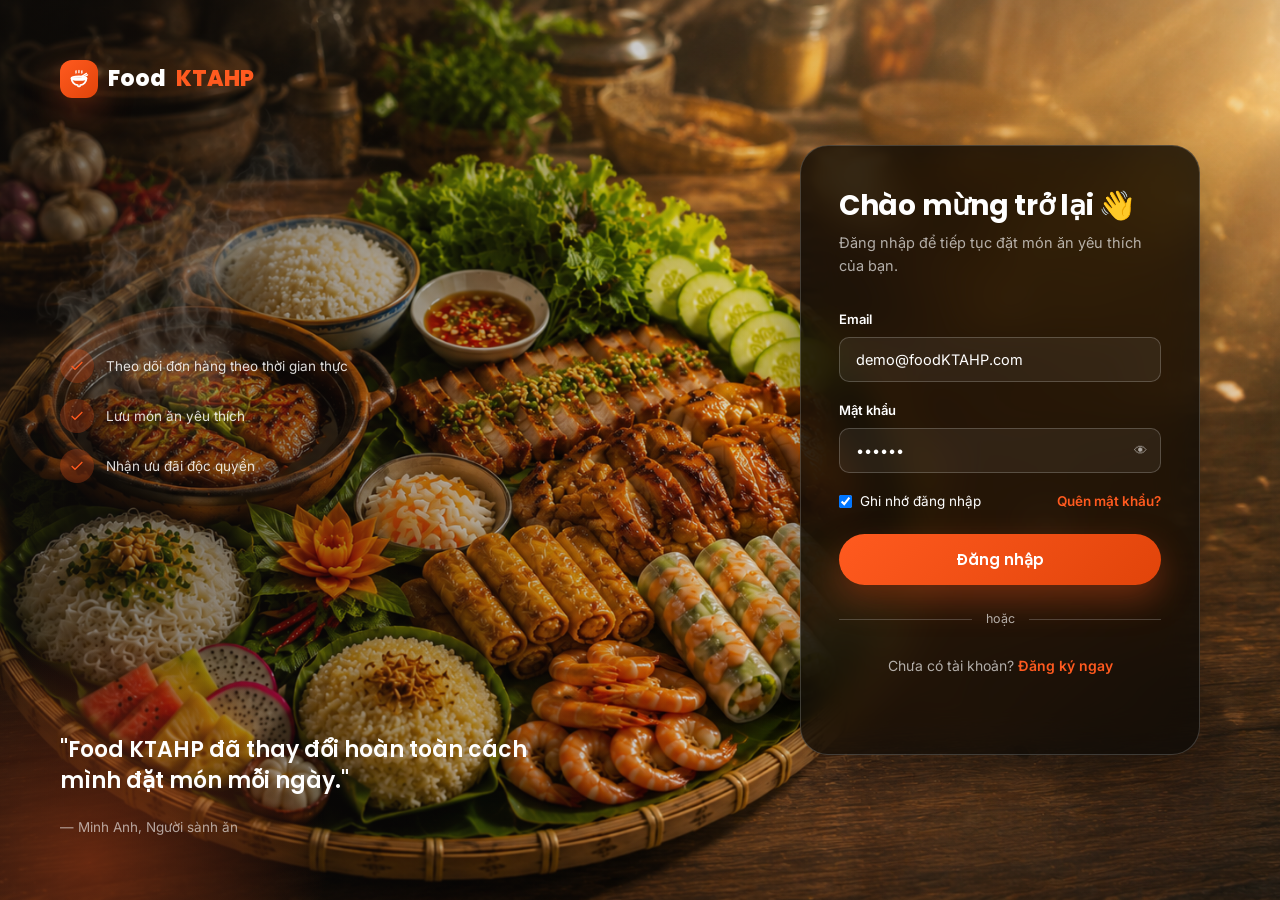
<file: profile.html>
<!DOCTYPE html>
<html lang="vi">

<head>
    <meta charset="UTF-8">
    <meta name="viewport" content="width=device-width, initial-scale=1.0">
    <title>Hồ sơ cá nhân — FoodKTAHP</title>
    <meta name="description" content="Quản lý thông tin cá nhân và món ăn yêu thích của bạn trên FoodKTAHP.">
    <link rel="icon" href="images/favicon/favicon.png">
    <link rel="preconnect" href="https://fonts.googleapis.com">
    <link rel="stylesheet" href="css/style.css">
    <link rel="stylesheet" href="css/header.css">
    <link rel="stylesheet" href="css/hero.css">
    <link rel="stylesheet" href="css/menu.css">
    <link rel="stylesheet" href="css/cart.css">
    <link rel="stylesheet" href="css/profile.css">
    <link rel="stylesheet" href="css/login.css">
    <link rel="stylesheet" href="css/footer.css">
    <link rel="stylesheet" href="css/animation.css">
    <link rel="stylesheet" href="css/responsive.css">
</head>

<body>
    <div id="loading-screen">
        <div class="loader-mark"></div>
    </div>
    <div id="scroll-progress"></div>

    <header id="site-header">
        <div class="container header-inner">
            <a href="index.html" class="logo">
                <span class="mark">
                    <svg class="bowl-icon" viewBox="0 0 24 24" width="20" height="20" fill="none" stroke="currentColor"
                        stroke-width="2" stroke-linecap="round" stroke-linejoin="round">
                        <path d="M8.5 2.2c-.6 1 .5 1.4-.2 2.6M12 1.8c-.6 1 .5 1.4-.2 2.6M15.5 2.2c-.6 1 .5 1.4-.2 2.6"
                            stroke-width="1.6" />
                        <path
                            d="M3 11h18a8.5 8.5 0 01-7.5 8.4v.4a1.2 1.2 0 01-1.2 1.2h-.6A1.2 1.2 0 0110.5 19.8v-.4A8.5 8.5 0 013 11z" />
                        <ellipse cx="12" cy="11" rx="9" ry="2.1" />
                        <path d="M14.5 9.3l6.5-4M16.3 10.2l6-3.2" stroke-width="1.6" />
                    </svg>
                </span>
                Food<span class="accent">KTAHP</span>
            </a>

            <nav class="main-nav" id="main-nav">
                <a href="index.html" data-nav="index">Trang chủ</a>
                <a href="menu.html" data-nav="menu">Thực đơn</a>
                <a href="restaurant.html" data-nav="restaurant">Nhà hàng</a>
                <a href="about.html" data-nav="about">Giới thiệu</a>
                <a href="contact.html" data-nav="contact">Liên hệ</a>
            </nav>

            <div class="header-actions">
                <div class="search-box">
                    <svg viewBox="0 0 24 24" fill="none" stroke="currentColor" stroke-width="2">
                        <circle cx="11" cy="11" r="8" />
                        <path d="M21 21l-4.35-4.35" />
                    </svg>
                    <input type="text" id="header-search-input" placeholder="Tìm món ăn...">
                    <div id="search-suggestions"></div>
                </div>

                <button class="dark-toggle" id="dark-toggle-btn" aria-label="Chuyển chế độ sáng/tối">
                    <svg class="sun" viewBox="0 0 24 24" fill="none" stroke="currentColor" stroke-width="2">
                        <circle cx="12" cy="12" r="5" />
                        <path
                            d="M12 1v2M12 21v2M4.2 4.2l1.4 1.4M18.4 18.4l1.4 1.4M1 12h2M21 12h2M4.2 19.8l1.4-1.4M18.4 5.6l1.4-1.4" />
                    </svg>
                    <svg class="moon" viewBox="0 0 24 24" fill="none" stroke="currentColor" stroke-width="2">
                        <path d="M21 12.79A9 9 0 1111.21 3 7 7 0 0021 12.79z" />
                    </svg>
                </button>

                <a href="cart.html" class="icon-btn" aria-label="Giỏ hàng">
                    <svg viewBox="0 0 24 24" fill="none" stroke="currentColor" stroke-width="2">
                        <circle cx="9" cy="21" r="1" />
                        <circle cx="20" cy="21" r="1" />
                        <path d="M1 1h4l2.68 13.39a2 2 0 002 1.61h9.72a2 2 0 002-1.61L23 6H6" />
                    </svg>
                    <span class="cart-count">0</span>
                </a>

                <div id="auth-slot"></div>

                <button class="mobile-toggle" id="mobile-toggle" aria-label="Mở menu">
                    <svg viewBox="0 0 24 24" fill="none" stroke="currentColor" stroke-width="2">
                        <path d="M3 6h18M3 12h18M3 18h18" />
                    </svg>
                </button>
            </div>
        </div>
    </header>

    <div class="mobile-overlay" id="mobile-overlay"></div>
    <nav class="mobile-nav" id="mobile-nav">
        <button class="close-mobile" id="close-mobile" aria-label="Đóng menu">
            <svg viewBox="0 0 24 24" width="18" height="18" fill="none" stroke="currentColor" stroke-width="2">
                <path d="M18 6L6 18M6 6l12 12" />
            </svg>
        </button>
        <a href="index.html">Trang chủ</a>
        <a href="menu.html">Thực đơn</a>
        <a href="restaurant.html">Nhà hàng</a>
        <a href="cart.html">Giỏ hàng</a>
        <a href="about.html">Giới thiệu</a>
        <a href="contact.html">Liên hệ</a>
        <a href="login.html">Đăng nhập</a>
        <a href="register.html">Đăng ký</a>
    </nav>

    <main>
        <div class="page-banner">
            <div class="container">
                <h1>Hồ sơ cá nhân</h1>
                <div class="breadcrumb"><a href="index.html">Trang chủ</a><span class="sep">/</span><span>Hồ sơ</span>
                </div>
            </div>
        </div>

        <section>
            <div class="container">
                <div class="profile-layout">
                    <div class="profile-card">
                        <div class="profile-avatar" id="profile-avatar-initials">?</div>
                        <h4 id="profile-name-display">—</h4>
                        <p id="profile-email-display">—</p>
                        <nav class="profile-nav">
                            <a href="#info" class="active" data-ptab="info"><svg viewBox="0 0 24 24" fill="none"
                                    stroke="currentColor" stroke-width="2">
                                    <path d="M20 21v-2a4 4 0 0 0-4-4H8a4 4 0 0 0-4 4v2" />
                                    <circle cx="12" cy="7" r="4" />
                                </svg> Thông tin cá nhân</a>
                            <a href="#wishlist" data-ptab="wishlist"><svg viewBox="0 0 24 24" fill="none"
                                    stroke="currentColor" stroke-width="2">
                                    <path
                                        d="M12 21s-7.5-4.5-10-9.5C.5 6.5 3 3 6.5 3c2 0 3.5 1 5.5 3 2-2 3.5-3 5.5-3C21 3 23.5 6.5 22 11.5 19.5 16.5 12 21 12 21z" />
                                </svg> Món yêu thích</a>
                            <a href="orders.html"><svg viewBox="0 0 24 24" fill="none" stroke="currentColor"
                                    stroke-width="2">
                                    <path d="M3 3h18v18H3z" />
                                    <path d="M3 9h18M9 21V9" />
                                </svg> Lịch sử đơn hàng</a>
                            <a href="change-password.html"><svg viewBox="0 0 24 24" fill="none" stroke="currentColor"
                                    stroke-width="2">
                                    <rect x="3" y="11" width="18" height="11" rx="2" />
                                    <path d="M7 11V7a5 5 0 0 1 10 0v4" />
                                </svg> Đổi mật khẩu</a>
                            <a href="#" id="profile-logout-link"><svg viewBox="0 0 24 24" fill="none"
                                    stroke="currentColor" stroke-width="2">
                                    <path d="M9 21H5a2 2 0 0 1-2-2V5a2 2 0 0 1 2-2h4M16 17l5-5-5-5M21 12H9" />
                                </svg> Đăng xuất</a>
                        </nav>
                    </div>

                    <div>
                        <div class="profile-panel" id="panel-info">
                            <h3>Thông tin cá nhân</h3>
                            <form id="profile-info-form">
                                <div class="field-row">
                                    <div class="field"><label>Họ và tên</label><input type="text" id="pf-name"></div>
                                    <div class="field"><label>Email</label><input type="email" id="pf-email" disabled>
                                    </div>
                                </div>
                                <div class="field-row">
                                    <div class="field"><label>Số điện thoại</label><input type="tel" id="pf-phone">
                                    </div>
                                    <div class="field"><label>Thành viên từ</label><input type="text" id="pf-joined"
                                            disabled></div>
                                </div>
                                <div class="field-row">
                                    <div class="field" style="grid-column:1/-1"><label>Địa chỉ</label><input type="text"
                                            id="pf-address" placeholder="Số nhà, đường, phường/xã, quận/huyện..."></div>
                                </div>
                                <button type="submit" class="btn btn-primary">Lưu thay đổi</button>
                            </form>
                        </div>

                        <div class="profile-panel" id="panel-wishlist" style="display:none;margin-top:24px">
                            <h3>Món ăn yêu thích</h3>
                            <div class="wishlist-grid" id="wishlist-grid"></div>
                        </div>
                    </div>
                </div>
            </div>
        </section>

        <script>
            document.addEventListener('DOMContentLoaded', () => {
                guardPage();
                const user = getCurrentUser();
                if (!user) return;

                const initials = user.name.split(' ').map(p => p[0]).slice(0, 2).join('').toUpperCase();
                document.getElementById('profile-avatar-initials').textContent = initials;
                document.getElementById('profile-name-display').textContent = user.name;
                document.getElementById('profile-email-display').textContent = user.email;
                document.getElementById('pf-name').value = user.name;
                document.getElementById('pf-email').value = user.email;
                document.getElementById('pf-phone').value = user.phone || '';
                document.getElementById('pf-joined').value = user.joined || '';
                document.getElementById('pf-address').value = user.address || '';

                document.getElementById('profile-info-form').addEventListener('submit', (e) => {
                    e.preventDefault();
                    const users = getStore(LS.USERS, []);
                    const u = users.find(x => x.email === user.email);
                    if (u) {
                        u.name = document.getElementById('pf-name').value.trim() || u.name;
                        u.phone = document.getElementById('pf-phone').value.trim();
                        u.address = document.getElementById('pf-address').value.trim();
                        setStore(LS.USERS, users);
                        showToast('Cập nhật thông tin thành công!', 'success');
                        document.getElementById('profile-name-display').textContent = u.name;
                    }
                });

                document.getElementById('profile-logout-link').addEventListener('click', (e) => { e.preventDefault(); logoutUser(); });

                function renderWishlist() {
                    const ids = getStore(LS.WISHLIST, []);
                    const grid = document.getElementById('wishlist-grid');
                    const foods = ids.map(id => findFood(id)).filter(Boolean);
                    if (!foods.length) {
                        grid.innerHTML = `<div class="empty-state" style="grid-column:1/-1"><h3>Chưa có món yêu thích</h3><p>Nhấn biểu tượng trái tim trên món ăn để lưu vào đây.</p><a href="menu.html" class="btn btn-primary">Khám phá thực đơn</a></div>`;
                        return;
                    }
                    renderFoodGrid(grid, foods);
                    initReveal();
                }
                renderWishlist();

                const tabs = document.querySelectorAll('[data-ptab]');
                function activate(tab) {
                    tabs.forEach(t => t.classList.remove('active'));
                    document.querySelector(`[data-ptab="${tab}"]`)?.classList.add('active');
                    document.getElementById('panel-info').style.display = tab === 'info' ? 'block' : 'none';
                    document.getElementById('panel-wishlist').style.display = tab === 'wishlist' ? 'block' : 'none';
                    if (tab === 'wishlist') renderWishlist();
                }
                tabs.forEach(t => t.addEventListener('click', (e) => { e.preventDefault(); activate(t.dataset.ptab); }));
                if (window.location.hash === '#wishlist') activate('wishlist');
            });
        </script>

    </main>
    <footer id="site-footer">
        <div class="container">
            <div class="footer-grid">
                <div class="footer-brand">
                    <a href="index.html" class="logo">
                        <span class="mark">
                            <svg class="bowl-icon" viewBox="0 0 24 24" width="20" height="20" fill="none"
                                stroke="currentColor" stroke-width="2" stroke-linecap="round" stroke-linejoin="round">
                                <path
                                    d="M8.5 2.2c-.6 1 .5 1.4-.2 2.6M12 1.8c-.6 1 .5 1.4-.2 2.6M15.5 2.2c-.6 1 .5 1.4-.2 2.6"
                                    stroke-width="1.6" />
                                <path
                                    d="M3 11h18a8.5 8.5 0 01-7.5 8.4v.4a1.2 1.2 0 01-1.2 1.2h-.6A1.2 1.2 0 0110.5 19.8v-.4A8.5 8.5 0 013 11z" />
                                <ellipse cx="12" cy="11" rx="9" ry="2.1" />
                                <path d="M14.5 9.3l6.5-4M16.3 10.2l6-3.2" stroke-width="1.6" />
                            </svg>
                        </span>
                        Food<span class="accent">KTAHP</span>
                    </a>
                    <p>Đặt món ăn yêu thích từ hàng trăm nhà hàng chỉ trong vài phút. Giao hàng nhanh — nóng hổi — trọn
                        vị.</p>
                    <div class="footer-social">
                        <a href="#" aria-label="Facebook"><svg viewBox="0 0 24 24" fill="currentColor">
                                <path d="M14 9h3V6h-3c-1.7 0-3 1.3-3 3v2H8v3h3v7h3v-7h3l1-3h-4v-2c0-.6.4-1 1-1z" />
                            </svg></a>
                        <a href="#" aria-label="Instagram"><svg viewBox="0 0 24 24" fill="none" stroke="currentColor"
                                stroke-width="2">
                                <rect x="2" y="2" width="20" height="20" rx="5" />
                                <circle cx="12" cy="12" r="4" />
                                <circle cx="17.5" cy="6.5" r="1" />
                            </svg></a>
                        <a href="#" aria-label="Twitter"><svg viewBox="0 0 24 24" fill="currentColor">
                                <path
                                    d="M23 3a10.9 10.9 0 01-3.14 1.53 4.48 4.48 0 00-7.86 3v1A10.66 10.66 0 013 4s-4 9 5 13a11.64 11.64 0 01-7 2c9 5 20 0 20-11.5 0-.28 0-.55-.05-.83A7.72 7.72 0 0023 3z" />
                            </svg></a>
                    </div>
                </div>
                <div class="footer-col">
                    <h5>Khám phá</h5>
                    <ul>
                        <li><a href="menu.html">Thực đơn</a></li>
                        <li><a href="restaurant.html">Nhà hàng</a></li>
                        <li><a href="about.html">Về chúng tôi</a></li>
                        <li><a href="contact.html">Liên hệ</a></li>
                    </ul>
                </div>
                <div class="footer-col">
                    <h5>Tài khoản</h5>
                    <ul>
                        <li><a href="login.html">Đăng nhập</a></li>
                        <li><a href="register.html">Đăng ký</a></li>
                        <li><a href="profile.html">Hồ sơ của tôi</a></li>
                        <li><a href="orders.html">Đơn hàng của tôi</a></li>
                    </ul>
                </div>
                <div class="footer-col">
                    <h5>Liên hệ</h5>
                    <ul class="footer-contact">
                        <li><svg viewBox="0 0 24 24" fill="none" stroke="currentColor" stroke-width="2">
                                <path d="M21 10c0 7-9 12-9 12s-9-5-9-12a9 9 0 0118 0z" />
                                <circle cx="12" cy="10" r="3" />
                            </svg> Tỗ Hữu Vạn Phúc Hà Đông Hà Nội</li>
                        <li><svg viewBox="0 0 24 24" fill="none" stroke="currentColor" stroke-width="2">
                                <path
                                    d="M22 16.92v3a2 2 0 01-2.18 2 19.79 19.79 0 01-8.63-3.07 19.5 19.5 0 01-6-6 19.79 19.79 0 01-3.07-8.67A2 2 0 014.11 2h3a2 2 0 012 1.72c.13.96.36 1.9.68 2.81a2 2 0 01-.45 2.11L8.09 9.91a16 16 0 006 6l1.27-1.27a2 2 0 012.11-.45c.91.32 1.85.55 2.81.68A2 2 0 0122 16.92z" />
                            </svg> +84 28 1234 5678</li>
                        <li><svg viewBox="0 0 24 24" fill="none" stroke="currentColor" stroke-width="2">
                                <path d="M4 4h16v16H4z" />
                                <path d="M22 6l-10 7L2 6" />
                            </svg> hello@foodKTAHP.vn</li>
                    </ul>
                </div>
            </div>
            <div class="footer-bottom">
                <span>© 2026 FoodKTAHP. Đồ án môn Cơ sở Lập trình Web.</span>
                <div class="pay-icons"><span>VISA</span><span>MOMO</span><span>COD</span></div>
            </div>
        </div>
    </footer>

    <button id="scroll-top" aria-label="Cuộn lên đầu trang">
        <svg viewBox="0 0 24 24" width="20" height="20" fill="none" stroke="currentColor" stroke-width="2.2">
            <path d="M12 19V5M5 12l7-7 7 7" />
        </svg>
    </button>

    <script src="js/app.js"></script>
    <script src="js/auth.js"></script>
    <script src="js/cart.js"></script>
    <script src="js/search.js"></script>
    <script src="js/filter.js"></script>
    <script src="js/slider.js"></script>
    <script src="js/animation.js"></script>
    <script src="js/validation.js"></script>
    <script src="js/darkmode.js"></script>

</body>

</html>
</file>
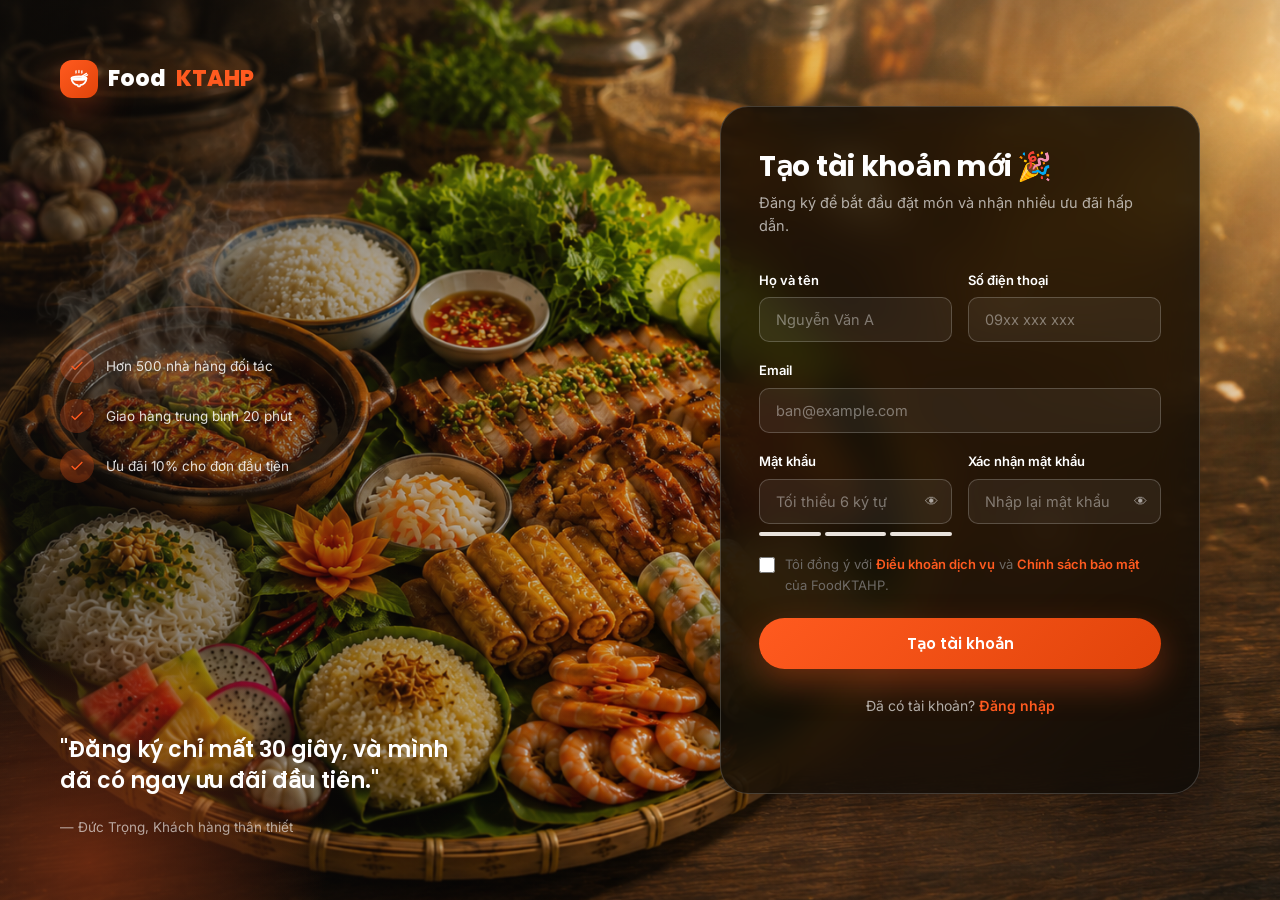
<file: register.html>
<!DOCTYPE html>
<html lang="vi">

<head>
    <meta charset="UTF-8">
    <meta name="viewport" content="width=device-width, initial-scale=1.0">
    <title>Đăng ký — FoodKTAHP</title>
    <meta name="description" content="Tạo tài khoản FoodKTAHP miễn phí để bắt đầu đặt món ăn yêu thích.">
    <link rel="icon" href="images/favicon/favicon.png">
    <link rel="preconnect" href="https://fonts.googleapis.com">
    <link rel="stylesheet" href="css/style.css">
    <link rel="stylesheet" href="css/header.css">
    <link rel="stylesheet" href="css/hero.css">
    <link rel="stylesheet" href="css/menu.css">
    <link rel="stylesheet" href="css/cart.css">
    <link rel="stylesheet" href="css/profile.css">
    <link rel="stylesheet" href="css/login.css">
    <link rel="stylesheet" href="css/footer.css">
    <link rel="stylesheet" href="css/animation.css">
    <link rel="stylesheet" href="css/responsive.css">
</head>

<body class="auth-page">
    <div id="loading-screen">
        <div class="loader-mark"></div>
    </div>
    <div id="scroll-progress"></div>

    <header id="site-header">
        <div class="container header-inner">
            <a href="index.html" class="logo">
                <span class="mark">
                    <svg class="bowl-icon" viewBox="0 0 24 24" width="20" height="20" fill="none" stroke="currentColor"
                        stroke-width="2" stroke-linecap="round" stroke-linejoin="round">
                        <path d="M8.5 2.2c-.6 1 .5 1.4-.2 2.6M12 1.8c-.6 1 .5 1.4-.2 2.6M15.5 2.2c-.6 1 .5 1.4-.2 2.6"
                            stroke-width="1.6" />
                        <path
                            d="M3 11h18a8.5 8.5 0 01-7.5 8.4v.4a1.2 1.2 0 01-1.2 1.2h-.6A1.2 1.2 0 0110.5 19.8v-.4A8.5 8.5 0 013 11z" />
                        <ellipse cx="12" cy="11" rx="9" ry="2.1" />
                        <path d="M14.5 9.3l6.5-4M16.3 10.2l6-3.2" stroke-width="1.6" />
                    </svg>
                </span>
                Food<span class="accent">KTAHP</span>
            </a>

            <nav class="main-nav" id="main-nav">
                <a href="index.html" data-nav="index">Trang chủ</a>
                <a href="menu.html" data-nav="menu">Thực đơn</a>
                <a href="restaurant.html" data-nav="restaurant">Nhà hàng</a>
                <a href="about.html" data-nav="about">Giới thiệu</a>
                <a href="contact.html" data-nav="contact">Liên hệ</a>
            </nav>

            <div class="header-actions">
                <div class="search-box">
                    <svg viewBox="0 0 24 24" fill="none" stroke="currentColor" stroke-width="2">
                        <circle cx="11" cy="11" r="8" />
                        <path d="M21 21l-4.35-4.35" />
                    </svg>
                    <input type="text" id="header-search-input" placeholder="Tìm món ăn...">
                    <div id="search-suggestions"></div>
                </div>

                <button class="dark-toggle" id="dark-toggle-btn" aria-label="Chuyển chế độ sáng/tối">
                    <svg class="sun" viewBox="0 0 24 24" fill="none" stroke="currentColor" stroke-width="2">
                        <circle cx="12" cy="12" r="5" />
                        <path
                            d="M12 1v2M12 21v2M4.2 4.2l1.4 1.4M18.4 18.4l1.4 1.4M1 12h2M21 12h2M4.2 19.8l1.4-1.4M18.4 5.6l1.4-1.4" />
                    </svg>
                    <svg class="moon" viewBox="0 0 24 24" fill="none" stroke="currentColor" stroke-width="2">
                        <path d="M21 12.79A9 9 0 1111.21 3 7 7 0 0021 12.79z" />
                    </svg>
                </button>

                <a href="cart.html" class="icon-btn" aria-label="Giỏ hàng">
                    <svg viewBox="0 0 24 24" fill="none" stroke="currentColor" stroke-width="2">
                        <circle cx="9" cy="21" r="1" />
                        <circle cx="20" cy="21" r="1" />
                        <path d="M1 1h4l2.68 13.39a2 2 0 002 1.61h9.72a2 2 0 002-1.61L23 6H6" />
                    </svg>
                    <span class="cart-count">0</span>
                </a>

                <div id="auth-slot"></div>

                <button class="mobile-toggle" id="mobile-toggle" aria-label="Mở menu">
                    <svg viewBox="0 0 24 24" fill="none" stroke="currentColor" stroke-width="2">
                        <path d="M3 6h18M3 12h18M3 18h18" />
                    </svg>
                </button>
            </div>
        </div>
    </header>

    <div class="mobile-overlay" id="mobile-overlay"></div>
    <nav class="mobile-nav" id="mobile-nav">
        <button class="close-mobile" id="close-mobile" aria-label="Đóng menu">
            <svg viewBox="0 0 24 24" width="18" height="18" fill="none" stroke="currentColor" stroke-width="2">
                <path d="M18 6L6 18M6 6l12 12" />
            </svg>
        </button>
        <a href="index.html">Trang chủ</a>
        <a href="menu.html">Thực đơn</a>
        <a href="restaurant.html">Nhà hàng</a>
        <a href="cart.html">Giỏ hàng</a>
        <a href="about.html">Giới thiệu</a>
        <a href="contact.html">Liên hệ</a>
        <a href="login.html">Đăng nhập</a>
        <a href="register.html">Đăng ký</a>
    </nav>

    <main>
        <div class="auth-wrap register-wide" id="login-auth-wrap">
            <div class="auth-visual">
                <a href="index.html" class="logo">
                    <span class="mark"><svg class="bowl-icon" viewBox="0 0 24 24" width="20" height="20" fill="none"
                            stroke="currentColor" stroke-width="2" stroke-linecap="round" stroke-linejoin="round">
                            <path
                                d="M8.5 2.2c-.6 1 .5 1.4-.2 2.6M12 1.8c-.6 1 .5 1.4-.2 2.6M15.5 2.2c-.6 1 .5 1.4-.2 2.6"
                                stroke-width="1.6" />
                            <path
                                d="M3 11h18a8.5 8.5 0 01-7.5 8.4v.4a1.2 1.2 0 01-1.2 1.2h-.6A1.2 1.2 0 0110.5 19.8v-.4A8.5 8.5 0 013 11z" />
                            <ellipse cx="12" cy="11" rx="9" ry="2.1" />
                            <path d="M14.5 9.3l6.5-4M16.3 10.2l6-3.2" stroke-width="1.6" />
                        </svg></span>
                    Food<span class="accent">KTAHP</span>
                </a>
                <div class="auth-benefits">
                    <div><span class="b-icon"><svg viewBox="0 0 24 24" width="16" height="16" fill="none"
                                stroke="currentColor" stroke-width="2">
                                <path d="M20 6L9 17l-5-5" />
                            </svg></span> Hơn 500 nhà hàng đối tác</div>
                    <div><span class="b-icon"><svg viewBox="0 0 24 24" width="16" height="16" fill="none"
                                stroke="currentColor" stroke-width="2">
                                <path d="M20 6L9 17l-5-5" />
                            </svg></span> Giao hàng trung bình 20 phút</div>
                    <div><span class="b-icon"><svg viewBox="0 0 24 24" width="16" height="16" fill="none"
                                stroke="currentColor" stroke-width="2">
                                <path d="M20 6L9 17l-5-5" />
                            </svg></span> Ưu đãi 10% cho đơn đầu tiên</div>
                </div>
                <div class="quote">
                    <p>"Đăng ký chỉ mất 30 giây, và mình đã có ngay ưu đãi đầu tiên."</p>
                    <span>— Đức Trọng, Khách hàng thân thiết</span>
                </div>
            </div>

            <div class="auth-form-side">
                <div class="auth-form">
                    <h2>Tạo tài khoản mới 🎉</h2>
                    <p>Đăng ký để bắt đầu đặt món và nhận nhiều ưu đãi hấp dẫn.</p>

                    <form id="register-form" novalidate>
                        <div class="field-row">
                            <div class="field">
                                <label>Họ và tên</label>
                                <input type="text" id="reg-name" placeholder="Nguyễn Văn A">
                                <span class="error-msg"></span>
                            </div>
                            <div class="field">
                                <label>Số điện thoại</label>
                                <input type="tel" id="reg-phone" placeholder="09xx xxx xxx">
                                <span class="error-msg"></span>
                            </div>
                        </div>
                        <div class="field">
                            <label>Email</label>
                            <input type="email" id="reg-email" placeholder="ban@example.com">
                            <span class="error-msg"></span>
                        </div>
                        <div class="field-row">
                            <div class="field">
                                <label>Mật khẩu</label>
                                <div class="pass-toggle">
                                    <input type="password" id="reg-password" placeholder="Tối thiểu 6 ký tự">
                                    <button type="button" aria-label="Hiện/ẩn mật khẩu">👁</button>
                                </div>
                                <div class="pass-strength" id="pass-strength"><span></span><span></span><span></span>
                                </div>
                                <span class="error-msg"></span>
                            </div>
                            <div class="field">
                                <label>Xác nhận mật khẩu</label>
                                <div class="pass-toggle">
                                    <input type="password" id="reg-confirm" placeholder="Nhập lại mật khẩu">
                                    <button type="button" aria-label="Hiện/ẩn mật khẩu">👁</button>
                                </div>
                                <span class="error-msg"></span>
                            </div>
                        </div>
                        <div class="terms-row">
                            <input type="checkbox" id="reg-terms">
                            <label for="reg-terms">Tôi đồng ý với <a href="#">Điều khoản dịch vụ</a> và <a
                                    href="#">Chính sách bảo mật</a> của FoodKTAHP.</label>
                        </div>
                        <button type="submit" class="btn btn-primary btn-block">Tạo tài khoản</button>
                    </form>

                    <p class="foot-link">Đã có tài khoản? <a href="login.html">Đăng nhập</a></p>
                </div>
            </div>
        </div>

    </main>

    <script src="js/app.js"></script>
    <script src="js/auth.js"></script>
    <script src="js/cart.js"></script>
    <script src="js/search.js"></script>
    <script src="js/filter.js"></script>
    <script src="js/slider.js"></script>
    <script src="js/animation.js"></script>
    <script src="js/validation.js"></script>
    <script src="js/darkmode.js"></script>

</body>

</html>
</file>
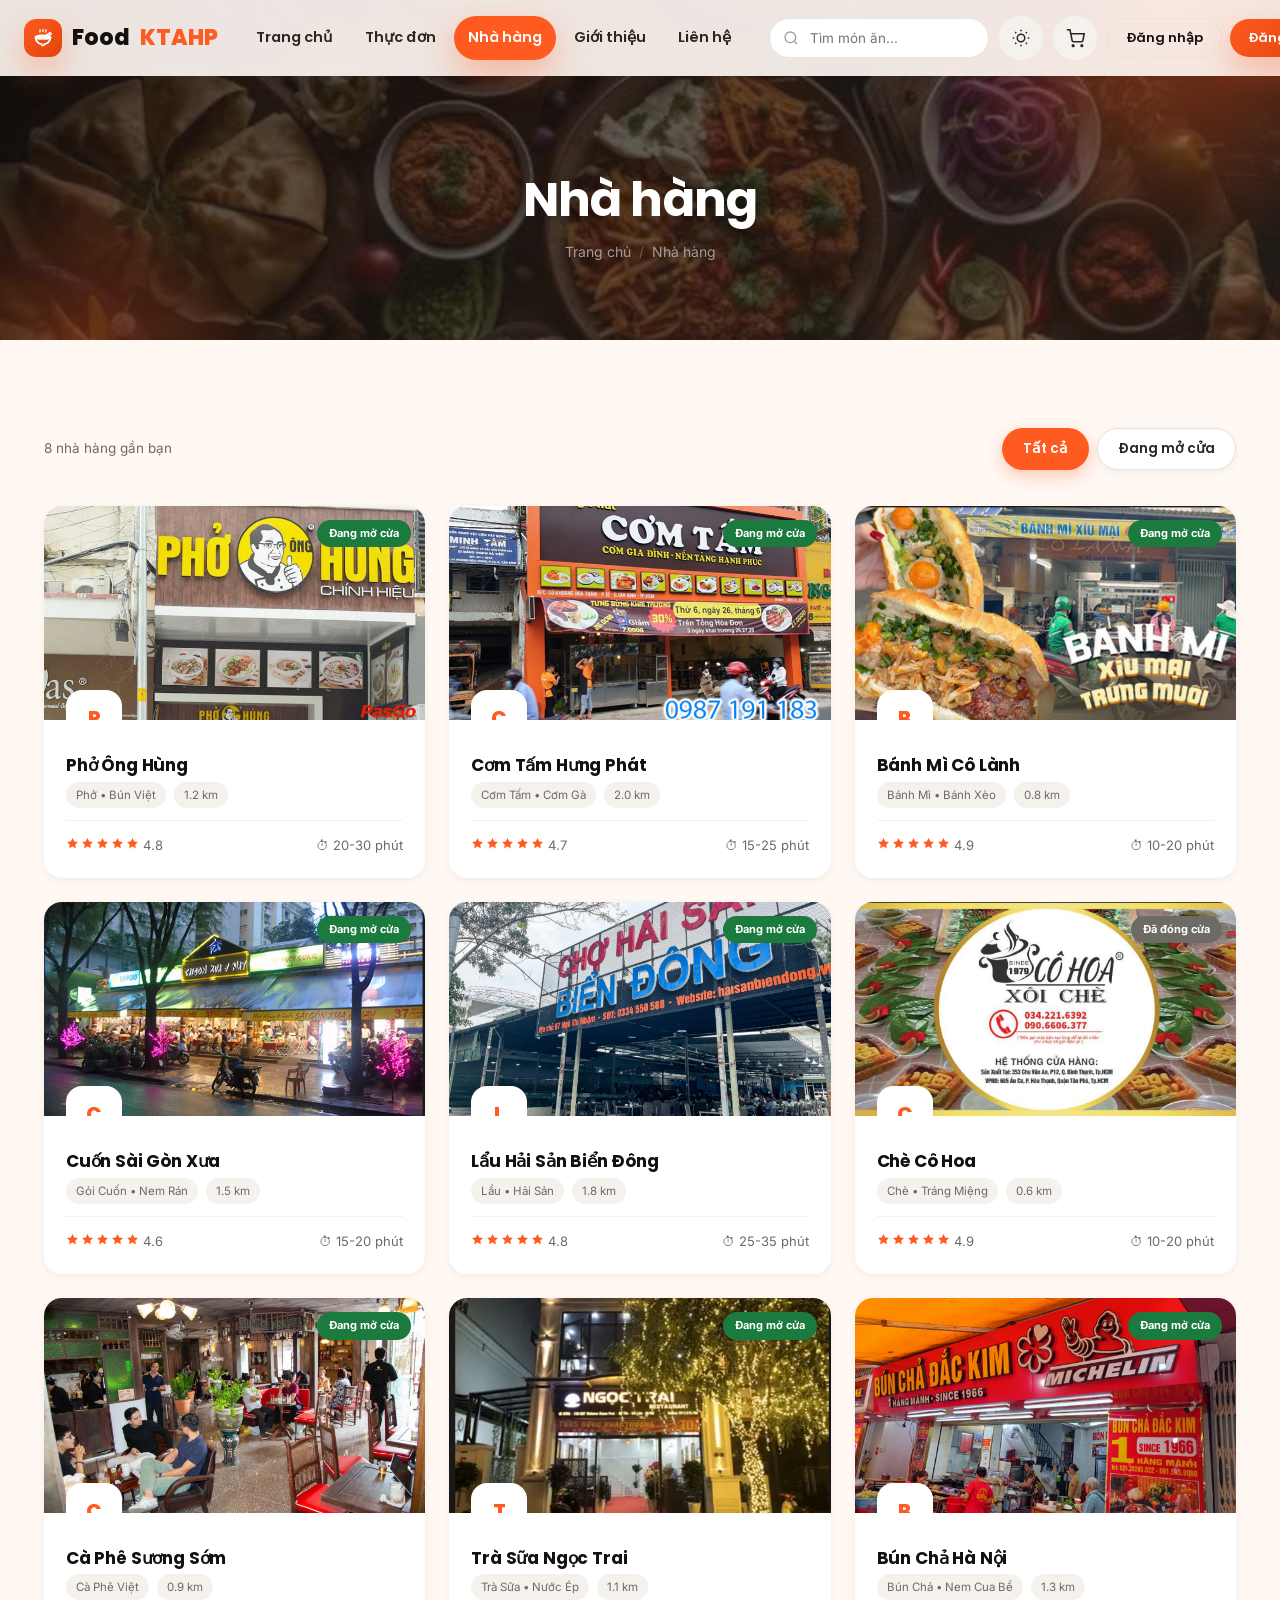
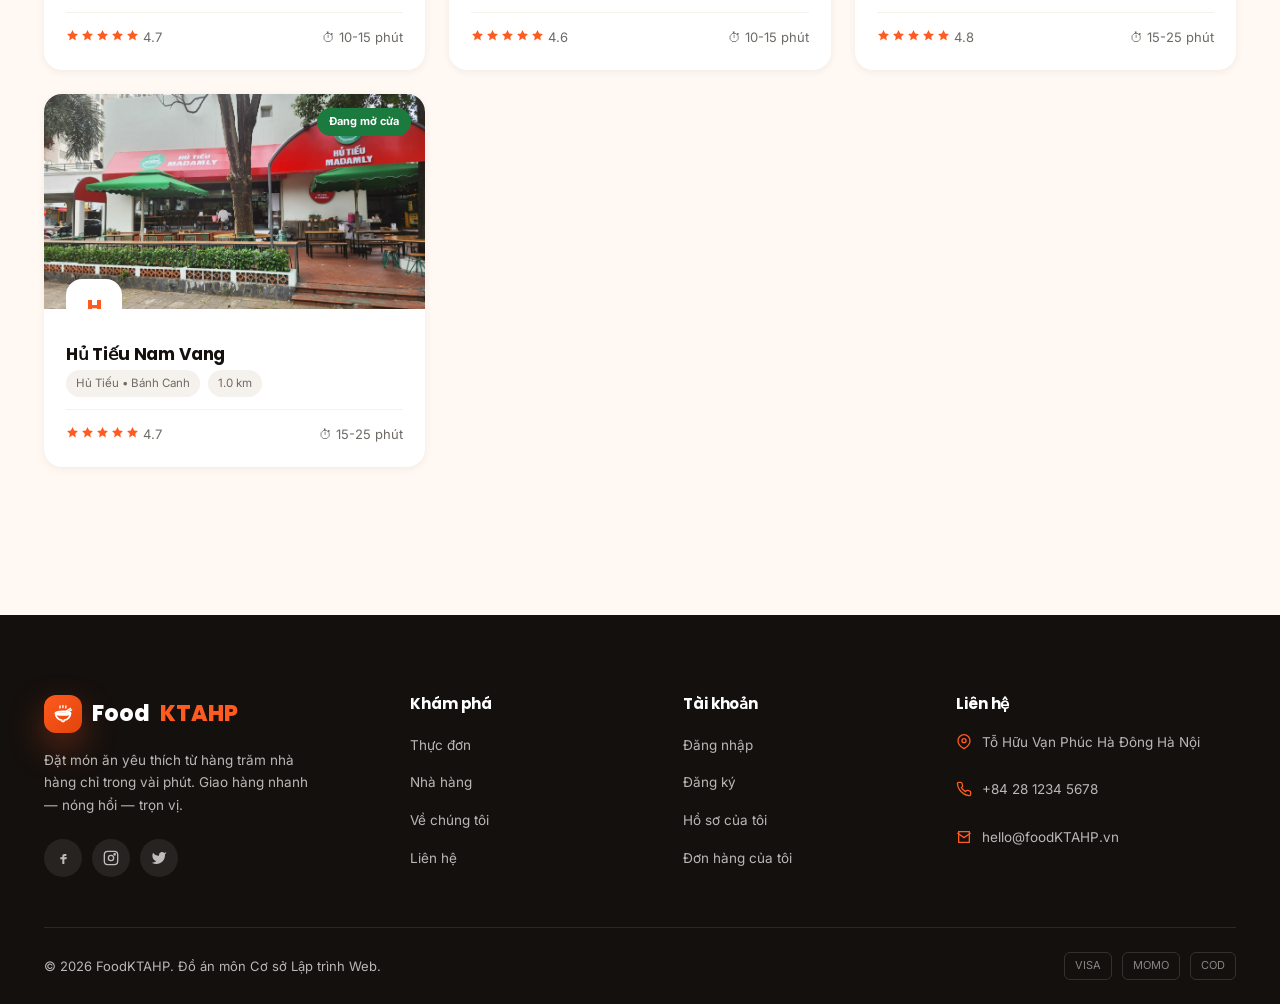
<file: restaurant.html>
<!DOCTYPE html>
<html lang="vi">

<head>
    <meta charset="UTF-8">
    <meta name="viewport" content="width=device-width, initial-scale=1.0">
    <title>Nhà hàng — FoodKTAHP</title>
    <meta name="description" content="Danh sách nhà hàng đối tác uy tín, chất lượng trên nền tảng FoodKTAHP.">
    <link rel="icon" href="images/favicon/favicon.png">
    <link rel="preconnect" href="https://fonts.googleapis.com">
    <link rel="stylesheet" href="css/style.css">
    <link rel="stylesheet" href="css/header.css">
    <link rel="stylesheet" href="css/hero.css">
    <link rel="stylesheet" href="css/menu.css">
    <link rel="stylesheet" href="css/cart.css">
    <link rel="stylesheet" href="css/profile.css">
    <link rel="stylesheet" href="css/login.css">
    <link rel="stylesheet" href="css/footer.css">
    <link rel="stylesheet" href="css/animation.css">
    <link rel="stylesheet" href="css/responsive.css">
</head>

<body>
    <div id="loading-screen">
        <div class="loader-mark"></div>
    </div>
    <div id="scroll-progress"></div>

    <header id="site-header">
        <div class="container header-inner">
            <a href="index.html" class="logo">
                <span class="mark">
                    <svg class="bowl-icon" viewBox="0 0 24 24" width="20" height="20" fill="none" stroke="currentColor"
                        stroke-width="2" stroke-linecap="round" stroke-linejoin="round">
                        <path d="M8.5 2.2c-.6 1 .5 1.4-.2 2.6M12 1.8c-.6 1 .5 1.4-.2 2.6M15.5 2.2c-.6 1 .5 1.4-.2 2.6"
                            stroke-width="1.6" />
                        <path
                            d="M3 11h18a8.5 8.5 0 01-7.5 8.4v.4a1.2 1.2 0 01-1.2 1.2h-.6A1.2 1.2 0 0110.5 19.8v-.4A8.5 8.5 0 013 11z" />
                        <ellipse cx="12" cy="11" rx="9" ry="2.1" />
                        <path d="M14.5 9.3l6.5-4M16.3 10.2l6-3.2" stroke-width="1.6" />
                    </svg>
                </span>
                Food<span class="accent">KTAHP</span>
            </a>

            <nav class="main-nav" id="main-nav">
                <a href="index.html" data-nav="index">Trang chủ</a>
                <a href="menu.html" data-nav="menu">Thực đơn</a>
                <a href="restaurant.html" data-nav="restaurant">Nhà hàng</a>
                <a href="about.html" data-nav="about">Giới thiệu</a>
                <a href="contact.html" data-nav="contact">Liên hệ</a>
            </nav>

            <div class="header-actions">
                <div class="search-box">
                    <svg viewBox="0 0 24 24" fill="none" stroke="currentColor" stroke-width="2">
                        <circle cx="11" cy="11" r="8" />
                        <path d="M21 21l-4.35-4.35" />
                    </svg>
                    <input type="text" id="header-search-input" placeholder="Tìm món ăn...">
                    <div id="search-suggestions"></div>
                </div>

                <button class="dark-toggle" id="dark-toggle-btn" aria-label="Chuyển chế độ sáng/tối">
                    <svg class="sun" viewBox="0 0 24 24" fill="none" stroke="currentColor" stroke-width="2">
                        <circle cx="12" cy="12" r="5" />
                        <path
                            d="M12 1v2M12 21v2M4.2 4.2l1.4 1.4M18.4 18.4l1.4 1.4M1 12h2M21 12h2M4.2 19.8l1.4-1.4M18.4 5.6l1.4-1.4" />
                    </svg>
                    <svg class="moon" viewBox="0 0 24 24" fill="none" stroke="currentColor" stroke-width="2">
                        <path d="M21 12.79A9 9 0 1111.21 3 7 7 0 0021 12.79z" />
                    </svg>
                </button>

                <a href="cart.html" class="icon-btn" aria-label="Giỏ hàng">
                    <svg viewBox="0 0 24 24" fill="none" stroke="currentColor" stroke-width="2">
                        <circle cx="9" cy="21" r="1" />
                        <circle cx="20" cy="21" r="1" />
                        <path d="M1 1h4l2.68 13.39a2 2 0 002 1.61h9.72a2 2 0 002-1.61L23 6H6" />
                    </svg>
                    <span class="cart-count">0</span>
                </a>

                <div id="auth-slot"></div>

                <button class="mobile-toggle" id="mobile-toggle" aria-label="Mở menu">
                    <svg viewBox="0 0 24 24" fill="none" stroke="currentColor" stroke-width="2">
                        <path d="M3 6h18M3 12h18M3 18h18" />
                    </svg>
                </button>
            </div>
        </div>
    </header>

    <div class="mobile-overlay" id="mobile-overlay"></div>
    <nav class="mobile-nav" id="mobile-nav">
        <button class="close-mobile" id="close-mobile" aria-label="Đóng menu">
            <svg viewBox="0 0 24 24" width="18" height="18" fill="none" stroke="currentColor" stroke-width="2">
                <path d="M18 6L6 18M6 6l12 12" />
            </svg>
        </button>
        <a href="index.html">Trang chủ</a>
        <a href="menu.html">Thực đơn</a>
        <a href="restaurant.html">Nhà hàng</a>
        <a href="cart.html">Giỏ hàng</a>
        <a href="about.html">Giới thiệu</a>
        <a href="contact.html">Liên hệ</a>
        <a href="login.html">Đăng nhập</a>
        <a href="register.html">Đăng ký</a>
    </nav>

    <main>
        <div class="page-banner">
            <div class="container">
                <h1>Nhà hàng</h1>
                <div class="breadcrumb"><a href="index.html">Trang chủ</a><span class="sep">/</span><span>Nhà
                        hàng</span></div>
            </div>
        </div>

        <section>
            <div class="container">
                <div class="section-tools">
                    <span class="results-count">8 nhà hàng gần bạn</span>
                    <div class="filter-tabs">
                        <button class="active" data-rf="all">Tất cả</button>
                        <button data-rf="open">Đang mở cửa</button>
                    </div>
                </div>
                <div class="restaurants-grid" id="restaurant-page-grid"></div>
            </div>
        </section>

        <script>
            document.addEventListener('DOMContentLoaded', () => {
                const grid = document.getElementById('restaurant-page-grid');
                function render(list) {
                    grid.innerHTML = list.map(r => `
          <a href="menu.html?restaurant=${r.id}" id="${r.id}" class="restaurant-card reveal">
            <div class="restaurant-card__media">
              <img src="${r.image}" alt="${r.name}">
              <span class="restaurant-card__status ${r.status === 'closed' ? 'closed' : ''}">${r.status === 'closed' ? 'Đã đóng cửa' : 'Đang mở cửa'}</span>
              <div class="restaurant-card__logo">${r.name[0]}</div>
            </div>
            <div class="restaurant-card__body">
              <h4>${r.name}</h4>
              <div class="tags-row"><span>${r.cuisine}</span><span>${r.distance}</span></div>
              <div class="restaurant-card__foot">
                <span>${starsHtml(r.rating, 13)} ${r.rating}</span>
                <span>⏱ ${r.time}</span>
              </div>
            </div>
          </a>`).join('');
                    initReveal();
                }
                render(RESTAURANTS);
                document.querySelectorAll('[data-rf]').forEach(btn => {
                    btn.addEventListener('click', () => {
                        document.querySelectorAll('[data-rf]').forEach(b => b.classList.remove('active'));
                        btn.classList.add('active');
                        render(btn.dataset.rf === 'open' ? RESTAURANTS.filter(r => r.status === 'open') : RESTAURANTS);
                    });
                });
            });
        </script>

    </main>
    <footer id="site-footer">
        <div class="container">
            <div class="footer-grid">
                <div class="footer-brand">
                    <a href="index.html" class="logo">
                        <span class="mark">
                            <svg class="bowl-icon" viewBox="0 0 24 24" width="20" height="20" fill="none"
                                stroke="currentColor" stroke-width="2" stroke-linecap="round" stroke-linejoin="round">
                                <path
                                    d="M8.5 2.2c-.6 1 .5 1.4-.2 2.6M12 1.8c-.6 1 .5 1.4-.2 2.6M15.5 2.2c-.6 1 .5 1.4-.2 2.6"
                                    stroke-width="1.6" />
                                <path
                                    d="M3 11h18a8.5 8.5 0 01-7.5 8.4v.4a1.2 1.2 0 01-1.2 1.2h-.6A1.2 1.2 0 0110.5 19.8v-.4A8.5 8.5 0 013 11z" />
                                <ellipse cx="12" cy="11" rx="9" ry="2.1" />
                                <path d="M14.5 9.3l6.5-4M16.3 10.2l6-3.2" stroke-width="1.6" />
                            </svg>
                        </span>
                        Food<span class="accent">KTAHP</span>
                    </a>
                    <p>Đặt món ăn yêu thích từ hàng trăm nhà hàng chỉ trong vài phút. Giao hàng nhanh — nóng hổi — trọn
                        vị.</p>
                    <div class="footer-social">
                        <a href="#" aria-label="Facebook"><svg viewBox="0 0 24 24" fill="currentColor">
                                <path d="M14 9h3V6h-3c-1.7 0-3 1.3-3 3v2H8v3h3v7h3v-7h3l1-3h-4v-2c0-.6.4-1 1-1z" />
                            </svg></a>
                        <a href="#" aria-label="Instagram"><svg viewBox="0 0 24 24" fill="none" stroke="currentColor"
                                stroke-width="2">
                                <rect x="2" y="2" width="20" height="20" rx="5" />
                                <circle cx="12" cy="12" r="4" />
                                <circle cx="17.5" cy="6.5" r="1" />
                            </svg></a>
                        <a href="#" aria-label="Twitter"><svg viewBox="0 0 24 24" fill="currentColor">
                                <path
                                    d="M23 3a10.9 10.9 0 01-3.14 1.53 4.48 4.48 0 00-7.86 3v1A10.66 10.66 0 013 4s-4 9 5 13a11.64 11.64 0 01-7 2c9 5 20 0 20-11.5 0-.28 0-.55-.05-.83A7.72 7.72 0 0023 3z" />
                            </svg></a>
                    </div>
                </div>
                <div class="footer-col">
                    <h5>Khám phá</h5>
                    <ul>
                        <li><a href="menu.html">Thực đơn</a></li>
                        <li><a href="restaurant.html">Nhà hàng</a></li>
                        <li><a href="about.html">Về chúng tôi</a></li>
                        <li><a href="contact.html">Liên hệ</a></li>
                    </ul>
                </div>
                <div class="footer-col">
                    <h5>Tài khoản</h5>
                    <ul>
                        <li><a href="login.html">Đăng nhập</a></li>
                        <li><a href="register.html">Đăng ký</a></li>
                        <li><a href="profile.html">Hồ sơ của tôi</a></li>
                        <li><a href="orders.html">Đơn hàng của tôi</a></li>
                    </ul>
                </div>
                <div class="footer-col">
                    <h5>Liên hệ</h5>
                    <ul class="footer-contact">
                        <li><svg viewBox="0 0 24 24" fill="none" stroke="currentColor" stroke-width="2">
                                <path d="M21 10c0 7-9 12-9 12s-9-5-9-12a9 9 0 0118 0z" />
                                <circle cx="12" cy="10" r="3" />
                            </svg> Tỗ Hữu Vạn Phúc Hà Đông Hà Nội</li>
                        <li><svg viewBox="0 0 24 24" fill="none" stroke="currentColor" stroke-width="2">
                                <path
                                    d="M22 16.92v3a2 2 0 01-2.18 2 19.79 19.79 0 01-8.63-3.07 19.5 19.5 0 01-6-6 19.79 19.79 0 01-3.07-8.67A2 2 0 014.11 2h3a2 2 0 012 1.72c.13.96.36 1.9.68 2.81a2 2 0 01-.45 2.11L8.09 9.91a16 16 0 006 6l1.27-1.27a2 2 0 012.11-.45c.91.32 1.85.55 2.81.68A2 2 0 0122 16.92z" />
                            </svg> +84 28 1234 5678</li>
                        <li><svg viewBox="0 0 24 24" fill="none" stroke="currentColor" stroke-width="2">
                                <path d="M4 4h16v16H4z" />
                                <path d="M22 6l-10 7L2 6" />
                            </svg> hello@foodKTAHP.vn</li>
                    </ul>
                </div>
            </div>
            <div class="footer-bottom">
                <span>© 2026 FoodKTAHP. Đồ án môn Cơ sở Lập trình Web.</span>
                <div class="pay-icons"><span>VISA</span><span>MOMO</span><span>COD</span></div>
            </div>
        </div>
    </footer>

    <button id="scroll-top" aria-label="Cuộn lên đầu trang">
        <svg viewBox="0 0 24 24" width="20" height="20" fill="none" stroke="currentColor" stroke-width="2.2">
            <path d="M12 19V5M5 12l7-7 7 7" />
        </svg>
    </button>

    <script src="js/app.js"></script>
    <script src="js/auth.js"></script>
    <script src="js/cart.js"></script>
    <script src="js/search.js"></script>
    <script src="js/filter.js"></script>
    <script src="js/slider.js"></script>
    <script src="js/animation.js"></script>
    <script src="js/validation.js"></script>
    <script src="js/darkmode.js"></script>

</body>

</html>
</file>
<file: css/style.css>
@import url('https://fonts.googleapis.com/css2?family=Poppins:wght@500;600;700;800&family=Inter:wght@400;500;600;700&display=swap');

:root {
   /* ---- Color tokens ---- */
   --c-black: #14100E;
   --c-black-soft: #1F1A17;
   --c-orange: #FF5A1F;
   --c-orange-dark: #E1440A;
   --c-orange-light: #FFE4D6;
   --c-cream: #FFF8F3;
   --c-white: #FFFFFF;
   --c-gray-900: #2B2622;
   --c-gray-600: #6E6A66;
   --c-gray-400: #A39D97;
   --c-gray-200: #E9E3DD;
   --c-gray-100: #F5F1EC;


   --f-display: 'Poppins', sans-serif;
   --f-body: 'Inter', sans-serif;


   --shadow-sm: 0 2px 8px rgba(20, 16, 14, 0.06);
   --shadow-md: 0 10px 30px rgba(20, 16, 14, 0.10);
   --shadow-lg: 0 20px 50px rgba(20, 16, 14, 0.16);
   --shadow-orange: 0 14px 34px rgba(255, 90, 31, 0.35);


   --r-sm: 10px;
   --r-md: 18px;
   --r-lg: 28px;
   --r-pill: 999px;


   --ease: cubic-bezier(.22, 1, .36, 1);
}

body.dark-mode {
   --c-cream: #14100E;
   --c-white: #241E1A;
   --c-gray-900: #F5F1EC;
   --c-gray-600: #C9C2BB;
   --c-gray-200: #35302B;
   --c-gray-100: #221D19;
}

* {
   margin: 0;
   padding: 0;
   box-sizing: border-box;
}

html {
   scroll-behavior: smooth;
}

body {
   font-family: var(--f-body);
   background: var(--c-cream);
   color: var(--c-gray-900);
   line-height: 1.6;
   overflow-x: hidden;
   transition: background .4s var(--ease), color .4s var(--ease);
}

img {
   max-width: 100%;
   display: block;
}

a {
   text-decoration: none;
   color: inherit;
}

ul {
   list-style: none;
}

button {
   font-family: inherit;
   cursor: pointer;
   border: none;
   background: none;
   color: inherit;
}

input,
textarea,
select {
   font-family: inherit;
}

:focus-visible {
   outline: 2px solid var(--c-orange);
   outline-offset: 3px;
}

h1,
h2,
h3,
h4,
h5 {
   font-family: var(--f-display);
   color: var(--c-black);
   font-weight: 700;
   line-height: 1.15;
   letter-spacing: -0.01em;
}

body.dark-mode h1,
body.dark-mode h2,
body.dark-mode h3,
body.dark-mode h4,
body.dark-mode h5 {
   color: var(--c-gray-900);
}

.container {
   width: 100%;
   max-width: 1240px;
   margin: 0 auto;
   padding: 0 24px;
}

.eyebrow {
   display: inline-flex;
   align-items: center;
   gap: 8px;
   font-family: var(--f-display);
   font-size: 13px;
   font-weight: 700;
   letter-spacing: 0.14em;
   text-transform: uppercase;
   color: var(--c-orange-dark);
   background: var(--c-orange-light);
   padding: 6px 16px;
   border-radius: var(--r-pill);
   margin-bottom: 14px;
}

body.dark-mode .eyebrow {
   background: rgba(255, 90, 31, 0.14);
   color: #FF8A57;
}

.section-head {
   max-width: 640px;
   margin-bottom: 48px;
}

.section-head h2 {
   font-size: clamp(28px, 4vw, 42px);
   margin-bottom: 12px;
}

.section-head p {
   color: var(--c-gray-600);
   font-size: 16px;
}

.section-head.center {
   margin-left: auto;
   margin-right: auto;
   text-align: center;
}

section {
   padding: 88px 0;
}

.btn {
   display: inline-flex;
   align-items: center;
   justify-content: center;
   gap: 8px;
   font-family: var(--f-display);
   font-weight: 600;
   font-size: 15px;
   padding: 14px 28px;
   border-radius: var(--r-pill);
   transition: transform .25s var(--ease), box-shadow .25s var(--ease), background .25s var(--ease);
   white-space: nowrap;
}

.btn-primary {
   background: linear-gradient(135deg, var(--c-orange) 0%, var(--c-orange-dark) 100%);
   color: #fff;
   box-shadow: var(--shadow-orange);
}

.btn-primary:hover {
   transform: translateY(-3px);
   box-shadow: 0 20px 40px rgba(255, 90, 31, .42);
}

.btn-dark {
   background: var(--c-black);
   color: #fff;
}

.btn-dark:hover {
   background: var(--c-orange);
   transform: translateY(-3px);
}

.btn-outline {
   border: 1.5px solid var(--c-gray-200);
   color: var(--c-black);
   background: transparent;
}

body.dark-mode .btn-outline {
   color: var(--c-gray-900);
}

.btn-outline:hover {
   border-color: var(--c-orange);
   color: var(--c-orange);
}

.btn-ghost {
   color: var(--c-gray-900);
   padding: 10px 18px;
}

.btn-block {
   width: 100%;
}

.btn-sm {
   padding: 9px 18px;
   font-size: 13px;
}

.btn:disabled {
   opacity: .5;
   cursor: not-allowed;
   transform: none !important;
}

.glass {
   background: rgba(255, 255, 255, 0.68);
   backdrop-filter: blur(18px) saturate(160%);
   -webkit-backdrop-filter: blur(18px) saturate(160%);
   border: 1px solid rgba(255, 255, 255, 0.5);
}

body.dark-mode .glass {
   background: rgba(27, 22, 20, 0.7);
   border-color: rgba(255, 255, 255, 0.08);
}

.food-card {
   background: var(--c-white);
   border-radius: var(--r-md);
   overflow: hidden;
   box-shadow: var(--shadow-sm);
   transition: transform .35s var(--ease), box-shadow .35s var(--ease);
   position: relative;
   display: flex;
   flex-direction: column;
}

.food-card__media {
   position: relative;
   aspect-ratio: 4/3;
   overflow: hidden;
}

.food-card__media img {
   width: 100%;
   height: 100%;
   object-fit: cover;
   transition: transform .6s var(--ease);
}

.food-card__badge {
   position: absolute;
   top: 12px;
   left: 12px;
   background: var(--c-black);
   color: #fff;
   font-size: 11px;
   font-weight: 700;
   letter-spacing: .04em;
   padding: 5px 12px;
   border-radius: var(--r-pill);
}

.food-card__badge.discount {
   background: var(--c-orange);
}

.food-card__fav {
   position: absolute;
   top: 10px;
   right: 10px;
   width: 38px;
   height: 38px;
   border-radius: 50%;
   display: flex;
   align-items: center;
   justify-content: center;
   background: rgba(255, 255, 255, .9);
   color: var(--c-gray-600);
   transition: all .25s var(--ease);
}

.food-card__fav.active {
   color: var(--c-orange);
}

.food-card__fav.active svg {
   fill: var(--c-orange);
}

.food-card__body {
   padding: 18px 18px 20px;
   display: flex;
   flex-direction: column;
   gap: 8px;
   flex: 1;
}

.food-card__top {
   display: flex;
   justify-content: space-between;
   align-items: flex-start;
   gap: 8px;
}

.food-card__name {
   font-family: var(--f-display);
   font-size: 17px;
   font-weight: 600;
}

.food-card__rating {
   display: flex;
   align-items: center;
   gap: 4px;
   font-size: 13px;
   font-weight: 600;
   color: var(--c-black);
   flex-shrink: 0;
}

body.dark-mode .food-card__rating {
   color: var(--c-gray-900);
}

.food-card__rating svg {
   width: 14px;
   height: 14px;
   fill: var(--c-orange);
}

.food-card__desc {
   font-size: 13.5px;
   color: var(--c-gray-600);
   flex: 1;
}

.food-card__meta {
   display: flex;
   align-items: center;
   gap: 14px;
   font-size: 12.5px;
   color: var(--c-gray-400);
}

.food-card__meta span {
   display: inline-flex;
   align-items: center;
   gap: 4px;
}

.food-card__bottom {
   display: flex;
   align-items: center;
   justify-content: space-between;
   margin-top: 4px;
}

.food-card__price {
   font-family: var(--f-display);
   font-weight: 700;
   font-size: 18px;
   color: var(--c-orange-dark);
}

.food-card__price small {
   font-family: var(--f-body);
   font-weight: 400;
   font-size: 12px;
   color: var(--c-gray-400);
   text-decoration: line-through;
   margin-left: 6px;
}

.food-card__add {
   width: 42px;
   height: 42px;
   border-radius: 50%;
   background: var(--c-black);
   color: #fff;
   display: flex;
   align-items: center;
   justify-content: center;
   transition: all .3s var(--ease);
}

.food-card__add:hover {
   background: var(--c-orange);
   transform: rotate(90deg);
}

.toast-wrap {
   position: fixed;
   top: 24px;
   right: 24px;
   z-index: 9999;
   display: flex;
   flex-direction: column;
   gap: 10px;
}

.toast {
   min-width: 280px;
   max-width: 340px;
   background: var(--c-black);
   color: #fff;
   padding: 14px 18px;
   border-radius: var(--r-sm);
   display: flex;
   align-items: center;
   gap: 12px;
   box-shadow: var(--shadow-lg);
   animation: toastIn .4s var(--ease);
   font-size: 14px;
   font-weight: 500;
}

.toast.success {
   background: #1B7A3D;
}

.toast.error {
   background: #C7391D;
}

.toast svg {
   width: 18px;
   height: 18px;
   flex-shrink: 0;
}

.toast.hide {
   animation: toastOut .35s var(--ease) forwards;
}

@keyframes toastIn {
   from {
      opacity: 0;
      transform: translateX(40px);
   }

   to {
      opacity: 1;
      transform: translateX(0);
   }
}

@keyframes toastOut {
   to {
      opacity: 0;
      transform: translateX(40px);
   }
}

.field {
   margin-bottom: 18px;
   text-align: left;
}

.field label {
   display: block;
   font-size: 13px;
   font-weight: 600;
   margin-bottom: 7px;
   color: var(--c-gray-900);
}

.field input,
.field select,
.field textarea {
   width: 100%;
   padding: 13px 16px;
   border-radius: var(--r-sm);
   border: 1.5px solid var(--c-gray-200);
   background: var(--c-white);
   color: var(--c-gray-900);
   font-size: 14.5px;
   transition: border-color .25s;
}

.field input:focus,
.field select:focus,
.field textarea:focus {
   border-color: var(--c-orange);
}

.field .error-msg {
   color: #C7391D;
   font-size: 12.5px;
   margin-top: 6px;
   display: none;
}

.field.invalid input {
   border-color: #C7391D;
}

.field.invalid .error-msg {
   display: block;
}

.field.valid input {
   border-color: #1B7A3D;
}

#loading-screen {
   position: fixed;
   inset: 0;
   z-index: 99999;
   background: var(--c-black);
   display: flex;
   align-items: center;
   justify-content: center;
   transition: opacity .6s var(--ease), visibility .6s var(--ease);
}

#loading-screen.hidden {
   opacity: 0;
   visibility: hidden;
   pointer-events: none;
}

.loader-mark {
   width: 64px;
   height: 64px;
   border-radius: 50%;
   border: 3px solid rgba(255, 90, 31, .2);
   border-top-color: var(--c-orange);
   animation: spin .9s linear infinite;
}

@keyframes spin {
   to {
      transform: rotate(360deg);
   }
}

#scroll-progress {
   position: fixed;
   top: 0;
   left: 0;
   height: 3px;
   background: linear-gradient(90deg, var(--c-orange), var(--c-orange-dark));
   width: 0%;
   z-index: 9998;
   transition: width .1s linear;
}

#scroll-top {
   position: fixed;
   bottom: 28px;
   right: 28px;
   z-index: 500;
   width: 48px;
   height: 48px;
   border-radius: 50%;
   background: var(--c-black);
   color: #fff;
   display: flex;
   align-items: center;
   justify-content: center;
   box-shadow: var(--shadow-md);
   opacity: 0;
   visibility: hidden;
   transform: translateY(10px);
   transition: all .35s var(--ease);
}

#scroll-top.show {
   opacity: 1;
   visibility: visible;
   transform: translateY(0);
}

#scroll-top:hover {
   background: var(--c-orange);
}

.stars {
   color: var(--c-orange);
   display: inline-flex;
   gap: 2px;
}

.stars svg {
   width: 14px;
   height: 14px;
   fill: var(--c-orange);
}

.tag {
   display: inline-flex;
   align-items: center;
   gap: 6px;
   font-size: 12px;
   font-weight: 600;
   padding: 6px 14px;
   border-radius: var(--r-pill);
   background: var(--c-gray-100);
   color: var(--c-gray-900);
}

.tag.on {
   background: var(--c-black);
   color: #fff;
}

.empty-state {
   text-align: center;
   padding: 80px 20px;
}

.empty-state svg {
   width: 72px;
   height: 72px;
   color: var(--c-gray-200);
   margin-bottom: 20px;
}

.empty-state h3 {
   margin-bottom: 8px;
}

.empty-state p {
   color: var(--c-gray-600);
   margin-bottom: 24px;
}

.reveal {
   opacity: 0;
   transform: translateY(30px);
}

.reveal.in {
   animation: revealIn .8s var(--ease) forwards;
}

@keyframes revealIn {
   to {
      opacity: 1;
      transform: translateY(0);
   }
}

.page-banner {
   padding: 172px 0 76px;
   background:
      linear-gradient(150deg, rgba(20, 16, 14, .75) 10%, rgba(43, 32, 25, .65) 100%),
      url('../images/banners/banner-didong.jpg') center 35% / cover no-repeat;
   color: #fff;
   text-align: center;
   position: relative;
   overflow: hidden;
}

.page-banner::before {
   content: '';
   position: absolute;
   width: 480px;
   height: 480px;
   border-radius: 50%;
   background: radial-gradient(circle, rgba(255, 90, 31, .45), transparent 70%);
   top: -220px;
   right: -140px;
}

.page-banner::after {
   content: '';
   position: absolute;
   width: 380px;
   height: 380px;
   border-radius: 50%;
   background: radial-gradient(circle, rgba(255, 90, 31, .3), transparent 70%);
   bottom: -200px;
   left: -100px;
}

.page-banner .container {
   position: relative;
   z-index: 1;
}

.page-banner h1 {
   color: #fff;
   font-size: clamp(30px, 5vw, 48px);
   letter-spacing: -0.02em;
   text-shadow: 0 4px 24px rgba(0, 0, 0, .4);
}

.breadcrumb {
   margin-top: 14px;
   font-size: 14px;
   color: var(--c-gray-400);
   display: flex;
   gap: 8px;
   justify-content: center;
}

.breadcrumb a:hover {
   color: var(--c-orange);
}

.breadcrumb .sep {
   opacity: .5;
}

@import url('https://fonts.googleapis.com/css2?family=Poppins:wght@500;600;700;800&family=Inter:wght@400;500;600;700&display=swap');

:root {
   /* ---- Color tokens ---- */
   --c-black: #14100E;
   --c-black-soft: #1F1A17;
   --c-orange: #FF5A1F;
   --c-orange-dark: #E1440A;
   --c-orange-light: #FFE4D6;
   --c-cream: #FFF8F3;
   --c-white: #FFFFFF;
   --c-gray-900: #2B2622;
   --c-gray-600: #6E6A66;
   --c-gray-400: #A39D97;
   --c-gray-200: #E9E3DD;
   --c-gray-100: #F5F1EC;


   --f-display: 'Poppins', sans-serif;
   --f-body: 'Inter', sans-serif;


   --shadow-sm: 0 2px 8px rgba(20, 16, 14, 0.06);
   --shadow-md: 0 10px 30px rgba(20, 16, 14, 0.10);
   --shadow-lg: 0 20px 50px rgba(20, 16, 14, 0.16);
   --shadow-orange: 0 14px 34px rgba(255, 90, 31, 0.35);


   --r-sm: 10px;
   --r-md: 18px;
   --r-lg: 28px;
   --r-pill: 999px;


   --ease: cubic-bezier(.22, 1, .36, 1);
}

body.dark-mode {
   --c-cream: #14100E;
   --c-white: #241E1A;
   --c-gray-900: #F5F1EC;
   --c-gray-600: #C9C2BB;
   --c-gray-200: #35302B;
   --c-gray-100: #221D19;
}

* {
   margin: 0;
   padding: 0;
   box-sizing: border-box;
}

html {
   scroll-behavior: smooth;
}

body {
   font-family: var(--f-body);
   background: var(--c-cream);
   color: var(--c-gray-900);
   line-height: 1.6;
   overflow-x: hidden;
   transition: background .4s var(--ease), color .4s var(--ease);
}

img {
   max-width: 100%;
   display: block;
}

a {
   text-decoration: none;
   color: inherit;
}

ul {
   list-style: none;
}

button {
   font-family: inherit;
   cursor: pointer;
   border: none;
   background: none;
   color: inherit;
}

input,
textarea,
select {
   font-family: inherit;
}

:focus-visible {
   outline: 2px solid var(--c-orange);
   outline-offset: 3px;
}

h1,
h2,
h3,
h4,
h5 {
   font-family: var(--f-display);
   color: var(--c-black);
   font-weight: 700;
   line-height: 1.15;
   letter-spacing: -0.01em;
}

body.dark-mode h1,
body.dark-mode h2,
body.dark-mode h3,
body.dark-mode h4,
body.dark-mode h5 {
   color: var(--c-gray-900);
}

.container {
   width: 100%;
   max-width: 1240px;
   margin: 0 auto;
   padding: 0 24px;
}

.eyebrow {
   display: inline-flex;
   align-items: center;
   gap: 8px;
   font-family: var(--f-display);
   font-size: 13px;
   font-weight: 700;
   letter-spacing: 0.14em;
   text-transform: uppercase;
   color: var(--c-orange-dark);
   background: var(--c-orange-light);
   padding: 6px 16px;
   border-radius: var(--r-pill);
   margin-bottom: 14px;
}

body.dark-mode .eyebrow {
   background: rgba(255, 90, 31, 0.14);
   color: #FF8A57;
}

.section-head {
   max-width: 640px;
   margin-bottom: 48px;
}

.section-head h2 {
   font-size: clamp(28px, 4vw, 42px);
   margin-bottom: 12px;
}

.section-head p {
   color: var(--c-gray-600);
   font-size: 16px;
}

.section-head.center {
   margin-left: auto;
   margin-right: auto;
   text-align: center;
}

section {
   padding: 88px 0;
}

.btn {
   display: inline-flex;
   align-items: center;
   justify-content: center;
   gap: 8px;
   font-family: var(--f-display);
   font-weight: 600;
   font-size: 15px;
   padding: 14px 28px;
   border-radius: var(--r-pill);
   transition: transform .25s var(--ease), box-shadow .25s var(--ease), background .25s var(--ease);
   white-space: nowrap;
}

.btn-primary {
   background: linear-gradient(135deg, var(--c-orange) 0%, var(--c-orange-dark) 100%);
   color: #fff;
   box-shadow: var(--shadow-orange);
}

.btn-primary:hover {
   transform: translateY(-3px);
   box-shadow: 0 20px 40px rgba(255, 90, 31, .42);
}

.btn-dark {
   background: var(--c-black);
   color: #fff;
}

.btn-dark:hover {
   background: var(--c-orange);
   transform: translateY(-3px);
}

.btn-outline {
   border: 1.5px solid var(--c-gray-200);
   color: var(--c-black);
   background: transparent;
}

body.dark-mode .btn-outline {
   color: var(--c-gray-900);
}

.btn-outline:hover {
   border-color: var(--c-orange);
   color: var(--c-orange);
}

.btn-ghost {
   color: var(--c-gray-900);
   padding: 10px 18px;
}

.btn-block {
   width: 100%;
}

.btn-sm {
   padding: 9px 18px;
   font-size: 13px;
}

.btn:disabled {
   opacity: .5;
   cursor: not-allowed;
   transform: none !important;
}

.glass {
   background: rgba(255, 255, 255, 0.68);
   backdrop-filter: blur(18px) saturate(160%);
   -webkit-backdrop-filter: blur(18px) saturate(160%);
   border: 1px solid rgba(255, 255, 255, 0.5);
}

body.dark-mode .glass {
   background: rgba(27, 22, 20, 0.7);
   border-color: rgba(255, 255, 255, 0.08);
}

.food-card {
   background: var(--c-white);
   border-radius: var(--r-md);
   overflow: hidden;
   box-shadow: var(--shadow-sm);
   transition: transform .35s var(--ease), box-shadow .35s var(--ease);
   position: relative;
   display: flex;
   flex-direction: column;
}

@media (hover: hover) and (pointer: fine) {
   .food-card:hover {
      transform: translateY(-8px);
      box-shadow: var(--shadow-lg);
   }

   .food-card:hover .food-card__media img {
      transform: scale(1.08);
   }

   .food-card__fav:hover {
      transform: scale(1.1);
   }
}

.food-card__media {
   position: relative;
   aspect-ratio: 4/3;
   overflow: hidden;
}

.food-card__media img {
   width: 100%;
   height: 100%;
   object-fit: cover;
   transition: transform .6s var(--ease);
}

.food-card__badge {
   position: absolute;
   top: 12px;
   left: 12px;
   background: var(--c-black);
   color: #fff;
   font-size: 11px;
   font-weight: 700;
   letter-spacing: .04em;
   padding: 5px 12px;
   border-radius: var(--r-pill);
}

.food-card__badge.discount {
   background: var(--c-orange);
}

.food-card__fav {
   position: absolute;
   top: 10px;
   right: 10px;
   width: 38px;
   height: 38px;
   border-radius: 50%;
   display: flex;
   align-items: center;
   justify-content: center;
   background: rgba(255, 255, 255, .9);
   color: var(--c-gray-600);
   transition: all .25s var(--ease);
}

.food-card__fav.active {
   color: var(--c-orange);
}

.food-card__fav.active svg {
   fill: var(--c-orange);
}

.food-card__body {
   padding: 18px 18px 20px;
   display: flex;
   flex-direction: column;
   gap: 8px;
   flex: 1;
}

.food-card__top {
   display: flex;
   justify-content: space-between;
   align-items: flex-start;
   gap: 8px;
}

.food-card__name {
   font-family: var(--f-display);
   font-size: 17px;
   font-weight: 600;
}

.food-card__rating {
   display: flex;
   align-items: center;
   gap: 4px;
   font-size: 13px;
   font-weight: 600;
   color: var(--c-black);
   flex-shrink: 0;
}

body.dark-mode .food-card__rating {
   color: var(--c-gray-900);
}

.food-card__rating svg {
   width: 14px;
   height: 14px;
   fill: var(--c-orange);
}

.food-card__desc {
   font-size: 13.5px;
   color: var(--c-gray-600);
   flex: 1;
}

.food-card__meta {
   display: flex;
   align-items: center;
   gap: 14px;
   font-size: 12.5px;
   color: var(--c-gray-400);
}

.food-card__meta span {
   display: inline-flex;
   align-items: center;
   gap: 4px;
}

.food-card__bottom {
   display: flex;
   align-items: center;
   justify-content: space-between;
   margin-top: 4px;
}

.food-card__price {
   font-family: var(--f-display);
   font-weight: 700;
   font-size: 18px;
   color: var(--c-orange-dark);
}

.food-card__price small {
   font-family: var(--f-body);
   font-weight: 400;
   font-size: 12px;
   color: var(--c-gray-400);
   text-decoration: line-through;
   margin-left: 6px;
}

.food-card__add {
   width: 42px;
   height: 42px;
   border-radius: 50%;
   background: var(--c-black);
   color: #fff;
   display: flex;
   align-items: center;
   justify-content: center;
   transition: all .3s var(--ease);
}

.food-card__add:hover {
   background: var(--c-orange);
   transform: rotate(90deg);
}

.toast-wrap {
   position: fixed;
   top: 24px;
   right: 24px;
   z-index: 9999;
   display: flex;
   flex-direction: column;
   gap: 10px;
}

.toast {
   min-width: 280px;
   max-width: 340px;
   background: var(--c-black);
   color: #fff;
   padding: 14px 18px;
   border-radius: var(--r-sm);
   display: flex;
   align-items: center;
   gap: 12px;
   box-shadow: var(--shadow-lg);
   animation: toastIn .4s var(--ease);
   font-size: 14px;
   font-weight: 500;
}

.toast.success {
   background: #1B7A3D;
}

.toast.error {
   background: #C7391D;
}

.toast svg {
   width: 18px;
   height: 18px;
   flex-shrink: 0;
}

.toast.hide {
   animation: toastOut .35s var(--ease) forwards;
}

@keyframes toastIn {
   from {
      opacity: 0;
      transform: translateX(40px);
   }

   to {
      opacity: 1;
      transform: translateX(0);
   }
}

@keyframes toastOut {
   to {
      opacity: 0;
      transform: translateX(40px);
   }
}

/* ---- Form elements ---- */
.field {
   margin-bottom: 18px;
   text-align: left;
}

.field label {
   display: block;
   font-size: 13px;
   font-weight: 600;
   margin-bottom: 7px;
   color: var(--c-gray-900);
}

.field input,
.field select,
.field textarea {
   width: 100%;
   padding: 13px 16px;
   border-radius: var(--r-sm);
   border: 1.5px solid var(--c-gray-200);
   background: var(--c-white);
   color: var(--c-gray-900);
   font-size: 14.5px;
   transition: border-color .25s;
}

.field input:focus,
.field select:focus,
.field textarea:focus {
   border-color: var(--c-orange);
}

.field .error-msg {
   color: #C7391D;
   font-size: 12.5px;
   margin-top: 6px;
   display: none;
}

.field.invalid input {
   border-color: #C7391D;
}

.field.invalid .error-msg {
   display: block;
}

.field.valid input {
   border-color: #1B7A3D;
}

#loading-screen {
   position: fixed;
   inset: 0;
   z-index: 99999;
   background: var(--c-black);
   display: flex;
   align-items: center;
   justify-content: center;
   transition: opacity .6s var(--ease), visibility .6s var(--ease);
}

#loading-screen.hidden {
   opacity: 0;
   visibility: hidden;
   pointer-events: none;
}

.loader-mark {
   width: 64px;
   height: 64px;
   border-radius: 50%;
   border: 3px solid rgba(255, 90, 31, .2);
   border-top-color: var(--c-orange);
   animation: spin .9s linear infinite;
}

@keyframes spin {
   to {
      transform: rotate(360deg);
   }
}

#scroll-progress {
   position: fixed;
   top: 0;
   left: 0;
   height: 3px;
   background: linear-gradient(90deg, var(--c-orange), var(--c-orange-dark));
   width: 0%;
   z-index: 9998;
   transition: width .1s linear;
}

#scroll-top {
   position: fixed;
   bottom: 28px;
   right: 28px;
   z-index: 500;
   width: 48px;
   height: 48px;
   border-radius: 50%;
   background: var(--c-black);
   color: #fff;
   display: flex;
   align-items: center;
   justify-content: center;
   box-shadow: var(--shadow-md);
   opacity: 0;
   visibility: hidden;
   transform: translateY(10px);
   transition: all .35s var(--ease);
}

#scroll-top.show {
   opacity: 1;
   visibility: visible;
   transform: translateY(0);
}

#scroll-top:hover {
   background: var(--c-orange);
}

.stars {
   color: var(--c-orange);
   display: inline-flex;
   gap: 2px;
}

.stars svg {
   width: 14px;
   height: 14px;
   fill: var(--c-orange);
}

.tag {
   display: inline-flex;
   align-items: center;
   gap: 6px;
   font-size: 12px;
   font-weight: 600;
   padding: 6px 14px;
   border-radius: var(--r-pill);
   background: var(--c-gray-100);
   color: var(--c-gray-900);
}

.tag.on {
   background: var(--c-black);
   color: #fff;
}

.empty-state {
   text-align: center;
   padding: 80px 20px;
}

.empty-state svg {
   width: 72px;
   height: 72px;
   color: var(--c-gray-200);
   margin-bottom: 20px;
}

.empty-state h3 {
   margin-bottom: 8px;
}

.empty-state p {
   color: var(--c-gray-600);
   margin-bottom: 24px;
}

.contact-grid {
   display: grid;
   grid-template-columns: .9fr 1.1fr;
   gap: 48px;
   align-items: flex-start;
}

.reveal {
   opacity: 0;
   transform: translateY(30px);
}

.reveal.in {
   animation: revealIn .8s var(--ease) forwards;
}

@keyframes revealIn {
   to {
      opacity: 1;
      transform: translateY(0);
   }
}

.page-banner {
   padding: 172px 0 76px;
   background:
      linear-gradient(150deg, rgba(20, 16, 14, .75) 10%, rgba(43, 32, 25, .65) 100%),
      url('../images/banners/banner-didong.jpg') center 35% / cover no-repeat;
   color: #fff;
   text-align: center;
   position: relative;
   overflow: hidden;
}

.page-banner::before {
   content: '';
   position: absolute;
   width: 480px;
   height: 480px;
   border-radius: 50%;
   background: radial-gradient(circle, rgba(255, 90, 31, .45), transparent 70%);
   top: -220px;
   right: -140px;
}

.page-banner::after {
   content: '';
   position: absolute;
   width: 380px;
   height: 380px;
   border-radius: 50%;
   background: radial-gradient(circle, rgba(255, 90, 31, .3), transparent 70%);
   bottom: -200px;
   left: -100px;
}

.page-banner .container {
   position: relative;
   z-index: 1;
}

.page-banner h1 {
   color: #fff;
   font-size: clamp(30px, 5vw, 48px);
   letter-spacing: -0.02em;
   text-shadow: 0 4px 24px rgba(0, 0, 0, .4);
}

.breadcrumb {
   margin-top: 14px;
   font-size: 14px;
   color: var(--c-gray-400);
   display: flex;
   gap: 8px;
   justify-content: center;
}

.breadcrumb a:hover {
   color: var(--c-orange);
}

.breadcrumb .sep {
   opacity: .5;
}

input::-ms-reveal,
input::-ms-clear {
   display: none;
}

input::-ms-reveal,
input::-ms-clear {
   display: none;
}
</file>
<file: css/header.css>
/* =========================================================
   HEADER / NAVIGATION
   ========================================================= */

#site-header {
   position: fixed;
   top: 0;
   left: 0;
   width: 100%;
   z-index: 1000;
   padding: 16px 0;
   background: rgba(255, 248, 243, 0.92);
   backdrop-filter: blur(16px) saturate(160%);
   -webkit-backdrop-filter: blur(16px) saturate(160%);
   box-shadow: 0 1px 0 rgba(20, 16, 14, 0.06);
   transition: padding .35s var(--ease), background .35s var(--ease), box-shadow .35s var(--ease);
}

#site-header.scrolled {
   padding: 10px 0;
   background: rgba(255, 248, 243, 0.96);
   box-shadow: var(--shadow-sm);
}

body.dark-mode #site-header {
   background: rgba(20, 16, 14, 0.92);
   box-shadow: 0 1px 0 rgba(255, 255, 255, 0.06);
}

body.dark-mode #site-header.scrolled {
   background: rgba(20, 16, 14, 0.96);
}

.header-inner {
   display: flex;
   align-items: center;
   justify-content: space-between;
   gap: 24px;
}

.logo {
   display: flex;
   align-items: center;
   gap: 10px;
   font-family: var(--f-display);
   font-weight: 800;
   font-size: 22px;
   color: var(--c-black);
}

body.dark-mode .logo {
   color: var(--c-gray-900);
}

@keyframes bowlSpin {
   from {
      transform: rotate(0deg);
   }

   to {
      transform: rotate(360deg);
   }
}

.logo .mark {
   width: 38px;
   height: 38px;
   border-radius: 12px;
   background: linear-gradient(135deg, var(--c-orange), var(--c-orange-dark));
   display: flex;
   align-items: center;
   justify-content: center;
   color: #fff;
   box-shadow: var(--shadow-orange);
}

.logo .mark .bowl-icon {}

.logo span.accent {
   color: var(--c-orange);
}

.main-nav {
   display: flex;
   align-items: center;
   gap: 4px;
}

.main-nav a {
   font-family: var(--f-display);
   font-weight: 600;
   font-size: 14.5px;
   padding: 10px 14px;
   border-radius: var(--r-pill);
   color: var(--c-gray-900);
   transition: all .25s var(--ease);
   position: relative;
   white-space: nowrap;
}

.main-nav a:hover {
   color: var(--c-orange);
}

.main-nav a.active {
   background: var(--c-orange);
   color: #fff;
   box-shadow: var(--shadow-orange);
}

.header-actions {
   display: flex;
   align-items: center;
   gap: 10px;
}

.icon-btn {
   width: 44px;
   height: 44px;
   border-radius: 50%;
   display: flex;
   align-items: center;
   justify-content: center;
   background: var(--c-gray-100);
   color: var(--c-gray-900);
   transition: all .25s var(--ease);
   position: relative;
}

.icon-btn:hover {
   background: var(--c-black);
   color: #fff;
   transform: translateY(-2px);
}

.icon-btn svg {
   width: 19px;
   height: 19px;
}

.cart-count {
   position: absolute;
   top: -4px;
   right: -4px;
   background: var(--c-orange);
   color: #fff;
   font-size: 10.5px;
   font-weight: 700;
   min-width: 19px;
   height: 19px;
   border-radius: 50%;
   display: flex;
   align-items: center;
   justify-content: center;
   border: 2px solid var(--c-cream);
}

.search-box {
   position: relative;
   display: flex;
   align-items: center;
}

.search-box input {
   width: 220px;
   padding: 11px 16px 11px 40px;
   border-radius: var(--r-pill);
   border: 1.5px solid var(--c-gray-200);
   background: var(--c-white);
   font-size: 13.5px;
   transition: width .3s var(--ease), border-color .25s;
}

.search-box input:focus {
   width: 270px;
   border-color: var(--c-orange);
}

.search-box svg {
   position: absolute;
   left: 14px;
   width: 16px;
   height: 16px;
   color: var(--c-gray-400);
}

#search-suggestions {
   position: absolute;
   top: 52px;
   left: 0;
   width: 100%;
   min-width: 280px;
   background: var(--c-white);
   border-radius: var(--r-sm);
   box-shadow: var(--shadow-lg);
   overflow: hidden;
   display: none;
   z-index: 50;
}

#search-suggestions.show {
   display: block;
}

#search-suggestions a {
   display: flex;
   align-items: center;
   gap: 12px;
   padding: 10px 14px;
   font-size: 13.5px;
}

#search-suggestions a:hover {
   background: var(--c-gray-100);
}

#search-suggestions img {
   width: 38px;
   height: 38px;
   border-radius: 8px;
   object-fit: cover;
}

#search-suggestions .empty {
   padding: 16px;
   color: var(--c-gray-400);
   font-size: 13px;
   text-align: center;
}

.auth-links {
   display: flex;
   align-items: center;
   gap: 8px;
}

.user-menu {
   position: relative;
}

.user-chip {
   display: flex;
   align-items: center;
   gap: 8px;
   padding: 6px 14px 6px 6px;
   border-radius: var(--r-pill);
   background: var(--c-gray-100);
   font-family: var(--f-display);
   font-weight: 600;
   font-size: 13.5px;
}

.user-chip .avatar {
   width: 32px;
   height: 32px;
   border-radius: 50%;
   background: linear-gradient(135deg, var(--c-orange), var(--c-orange-dark));
   color: #fff;
   display: flex;
   align-items: center;
   justify-content: center;
   font-size: 13px;
   font-weight: 700;
}

.user-dropdown {
   position: absolute;
   top: 56px;
   right: 0;
   width: 220px;
   background: var(--c-white);
   border-radius: var(--r-md);
   box-shadow: var(--shadow-lg);
   padding: 10px;
   opacity: 0;
   visibility: hidden;
   transform: translateY(-8px);
   transition: all .25s var(--ease);
}

.user-menu.open .user-dropdown {
   opacity: 1;
   visibility: visible;
   transform: translateY(0);
}

.user-dropdown a,
.user-dropdown button {
   display: flex;
   align-items: center;
   gap: 10px;
   width: 100%;
   padding: 11px 14px;
   border-radius: var(--r-sm);
   font-size: 14px;
   font-weight: 500;
   color: var(--c-gray-900);
   text-align: left;
}

.user-dropdown a:hover,
.user-dropdown button:hover {
   background: var(--c-gray-100);
   color: var(--c-orange);
}

.user-dropdown hr {
   border: none;
   border-top: 1px solid var(--c-gray-200);
   margin: 6px 0;
}

.user-dropdown svg {
   width: 16px;
   height: 16px;
}

.mobile-toggle {
   display: none;
   width: 44px;
   height: 44px;
   border-radius: 50%;
   background: var(--c-gray-100);
   align-items: center;
   justify-content: center;
}

.mobile-toggle svg {
   width: 20px;
   height: 20px;
}

.mobile-nav {
   position: fixed;
   top: 0;
   right: -100%;
   width: min(320px, 85%);
   height: 100vh;
   z-index: 1100;
   background: var(--c-white);
   box-shadow: var(--shadow-lg);
   padding: 28px 24px;
   transition: right .4s var(--ease);
   display: flex;
   flex-direction: column;
   gap: 6px;
}

.mobile-nav.open {
   right: 0;
}

.mobile-nav a {
   padding: 14px 10px;
   font-family: var(--f-display);
   font-weight: 600;
   border-bottom: 1px solid var(--c-gray-100);
}

.mobile-nav .close-mobile {
   align-self: flex-end;
   width: 40px;
   height: 40px;
   border-radius: 50%;
   background: var(--c-gray-100);
   display: flex;
   align-items: center;
   justify-content: center;
   margin-bottom: 10px;
}

.mobile-overlay {
   position: fixed;
   inset: 0;
   background: rgba(0, 0, 0, .45);
   z-index: 1050;
   opacity: 0;
   visibility: hidden;
   transition: all .35s var(--ease);
}

.mobile-overlay.show {
   opacity: 1;
   visibility: visible;
}

/* ---- Login required modal ---- */
.modal-overlay {
   position: fixed;
   inset: 0;
   background: rgba(20, 16, 14, .55);
   backdrop-filter: blur(4px);
   z-index: 2000;
   display: flex;
   align-items: center;
   justify-content: center;
   padding: 20px;
   opacity: 0;
   visibility: hidden;
   transition: all .3s var(--ease);
}

.modal-overlay.show {
   opacity: 1;
   visibility: visible;
}

.modal-box {
   background: var(--c-white);
   border-radius: var(--r-lg);
   padding: 40px 36px;
   max-width: 400px;
   width: 100%;
   text-align: center;
   box-shadow: var(--shadow-lg);
   transform: scale(.85) translateY(20px);
   transition: transform .35s var(--ease);
}

.modal-overlay.show .modal-box {
   transform: scale(1) translateY(0);
}

.modal-box .icon-circle {
   width: 72px;
   height: 72px;
   border-radius: 50%;
   margin: 0 auto 20px;
   background: var(--c-orange-light);
   color: var(--c-orange);
   display: flex;
   align-items: center;
   justify-content: center;
}

.modal-box .icon-circle svg {
   width: 32px;
   height: 32px;
}

.modal-box h3 {
   font-size: 22px;
   margin-bottom: 10px;
}

.modal-box p {
   color: var(--c-gray-600);
   font-size: 14.5px;
   margin-bottom: 26px;
}

.modal-actions {
   display: flex;
   flex-direction: column;
   gap: 10px;
}

.modal-actions .link-btn {
   color: var(--c-gray-600);
   font-size: 13.5px;
   margin-top: 4px;
}

.modal-actions .link-btn:hover {
   color: var(--c-orange);
}

.modal-close {
   position: absolute;
   top: 16px;
   right: 16px;
   width: 32px;
   height: 32px;
   border-radius: 50%;
   background: var(--c-gray-100);
   display: flex;
   align-items: center;
   justify-content: center;
}

.modal-box {
   position: relative;
}

#site-header .container {
   max-width: 1520px;
}
</file>
<file: css/hero.css>
.hero {
   position: relative;
   padding: 168px 0 100px;
   overflow: hidden;
   background: radial-gradient(circle at 15% 20%, #FFEDE2 0%, var(--c-cream) 55%);
}

body.dark-mode .hero {
   background: radial-gradient(circle at 15% 20%, #2A1B12 0%, var(--c-cream) 55%);
}

.hero::before {
   content: '';
   position: absolute;
   width: 620px;
   height: 620px;
   border-radius: 50%;
   background: radial-gradient(circle, rgba(255, 90, 31, .28), transparent 70%);
   top: -180px;
   right: -160px;
   z-index: 0;
   animation: float 8s ease-in-out infinite;
}

@keyframes float {

   0%,
   100% {
      transform: translateY(0)
   }

   50% {
      transform: translateY(-24px)
   }
}

.hero-inner {
   position: relative;
   z-index: 1;
   display: grid;
   grid-template-columns: 1.05fr .95fr;
   gap: 40px;
   align-items: center;
}

.hero-copy h1 {
   font-size: clamp(38px, 5.2vw, 62px);
   margin-bottom: 20px;
}

.hero-copy h1 .line2 {
   display: block;
}

.hero-copy h1 .accent {
   color: var(--c-orange);
   position: relative;
}

.hero-copy p {
   font-size: 17px;
   color: var(--c-gray-600);
   max-width: 460px;
   margin-bottom: 32px;
}

.hero-search {
   display: flex;
   align-items: center;
   gap: 8px;
   padding: 8px;
   background: var(--c-white);
   border-radius: var(--r-pill);
   box-shadow: var(--shadow-md);
   max-width: 460px;
   margin-bottom: 34px;
}

.hero-search svg {
   width: 18px;
   height: 18px;
   color: var(--c-gray-400);
   margin-left: 12px;
}

.hero-search input {
   flex: 1;
   border: none;
   padding: 12px 4px;
   font-size: 14.5px;
}

.hero-search .btn {
   padding: 12px 24px;
}

.hero-stats {
   display: flex;
   gap: 36px;
}

.hero-stats .stat b {
   display: block;
   font-family: var(--f-display);
   font-size: 26px;
   font-weight: 800;
   color: var(--c-black);
}

body.dark-mode .hero-stats .stat b {
   color: var(--c-gray-900);
}

.hero-stats .stat span {
   font-size: 13px;
   color: var(--c-gray-600);
}

.hero-visual {
   position: relative;
}

.hero-visual .main-plate {
   border-radius: 50%;
   overflow: hidden;
   aspect-ratio: 1/1;
   box-shadow: var(--shadow-lg);
   border: 8px solid var(--c-white);
   animation: floatSlow 6s ease-in-out infinite;
}

.hero-visual .main-plate img {
   width: 100%;
   height: 100%;
   object-fit: cover;
   animation: dishSpin 14s linear infinite;
}

@keyframes floatSlow {

   0%,
   100% {
      transform: translateY(0)
   }

   50% {
      transform: translateY(-14px)
   }
}

@keyframes dishSpin {
   from {
      transform: rotate(0deg) scale(1.15);
   }

   to {
      transform: rotate(360deg) scale(1.15);
   }
}

.hero-float-card {
   position: absolute;
   padding: 14px 18px;
   border-radius: var(--r-md);
   display: flex;
   align-items: center;
   gap: 12px;
   box-shadow: var(--shadow-lg);
   animation: floatSlow 5s ease-in-out infinite;
}

.hero-float-card.card-1 {
   top: 6%;
   left: -4%;
}

.hero-float-card.card-2 {
   bottom: 8%;
   right: -6%;
   animation-delay: 1s;
}

.hero-float-card .fc-icon {
   width: 40px;
   height: 40px;
   border-radius: 50%;
   background: var(--c-orange-light);
   color: var(--c-orange);
   display: flex;
   align-items: center;
   justify-content: center;
}

.hero-float-card .fc-icon svg {
   width: 18px;
   height: 18px;
}

.hero-float-card b {
   display: block;
   font-family: var(--f-display);
   font-size: 14px;
}

.hero-float-card span {
   font-size: 12px;
   color: var(--c-gray-600);
}

.hero-brands {
   margin-top: 60px;
   display: flex;
   align-items: center;
   gap: 30px;
   flex-wrap: wrap;
   opacity: .6;
}

.hero-brands span {
   font-size: 12px;
   letter-spacing: .1em;
   text-transform: uppercase;
   color: var(--c-gray-400);
}

/* ---- Category strip ---- */
.category-strip {
   padding: 40px 0 90px;
}

.category-scroll {
   display: grid;
   grid-template-columns: repeat(8, 1fr);
   gap: 16px;
}

.category-item {
   background: var(--c-white);
   border-radius: var(--r-md);
   padding: 22px 12px;
   text-align: center;
   box-shadow: var(--shadow-sm);
   transition: all .3s var(--ease);
   border: 1.5px solid transparent;
}

.category-item:hover,
.category-item.active {
   transform: translateY(-6px);
   border-color: var(--c-orange);
   box-shadow: var(--shadow-md);
}

.category-item .cat-icon {
   width: 52px;
   height: 52px;
   margin: 0 auto 12px;
   border-radius: 50%;
   background: var(--c-orange-light);
   display: flex;
   align-items: center;
   justify-content: center;
   font-size: 24px;
}

.category-item span {
   font-family: var(--f-display);
   font-weight: 600;
   font-size: 13px;
}

.promo-banner {
   border-radius: var(--r-lg);
   padding: 56px 48px;
   position: relative;
   overflow: hidden;
   background: linear-gradient(120deg, var(--c-black) 0%, #34241A 100%);
   color: #fff;
   display: grid;
   grid-template-columns: 1.2fr .8fr;
   gap: 24px;
   align-items: center;
}

.promo-banner::after {
   content: '';
   position: absolute;
   width: 340px;
   height: 340px;
   border-radius: 50%;
   background: radial-gradient(circle, rgba(255, 90, 31, .4), transparent 70%);
   bottom: -160px;
   right: -60px;
}

.promo-banner h2 {
   color: #fff;
   font-size: clamp(26px, 3.6vw, 38px);
   margin-bottom: 14px;
}

.promo-banner p {
   color: rgba(255, 255, 255, .7);
   margin-bottom: 26px;
   max-width: 420px;
}

.promo-banner .promo-img {
   position: relative;
   z-index: 1;
   border-radius: var(--r-md);
   overflow: hidden;
   box-shadow: var(--shadow-lg);
   animation: floatSlow 4s ease-in-out infinite;
}

.promo-code {
   display: inline-flex;
   align-items: center;
   gap: 10px;
   background: rgba(255, 255, 255, .12);
   border: 1.5px dashed rgba(255, 255, 255, .4);
   padding: 10px 18px;
   border-radius: var(--r-pill);
   font-family: var(--f-display);
   font-weight: 700;
   letter-spacing: .05em;
   margin-bottom: 24px;
}

.promo-copy-btn {
   width: 26px;
   height: 26px;
   border-radius: 50%;
   background: rgba(255, 255, 255, .15);
   color: #fff;
   display: inline-flex;
   align-items: center;
   justify-content: center;
   transition: background .25s;
}

.promo-copy-btn:hover {
   background: rgba(255, 255, 255, .3);
}

.promo-code-timer {
   margin-left: 4px;
   padding-left: 12px;
   border-left: 1.5px dashed rgba(255, 255, 255, .4);
   font-family: var(--f-body);
   font-weight: 600;
   font-size: 13px;
   color: #FFC49A;
   letter-spacing: 0;
}

.why-grid {
   display: grid;
   grid-template-columns: repeat(4, 1fr);
   gap: 24px;
}

#team-grid {
   grid-template-columns: repeat(5, 1fr);
}

.why-card {
   background: var(--c-white);
   border-radius: var(--r-md);
   padding: 32px 24px;
   box-shadow: var(--shadow-sm);
   transition: all .3s var(--ease);
}

.why-card:hover {
   transform: translateY(-8px);
   box-shadow: var(--shadow-md);
}

.why-card .why-icon {
   width: 56px;
   height: 56px;
   border-radius: var(--r-sm);
   background: var(--c-orange-light);
   color: var(--c-orange);
   display: flex;
   align-items: center;
   justify-content: center;
   margin-bottom: 18px;
}

.why-card .why-icon svg {
   width: 26px;
   height: 26px;
}

.why-card h4 {
   font-size: 17px;
   margin-bottom: 8px;
}

.why-card p {
   font-size: 13.5px;
   color: var(--c-gray-600);
}

/* ---- Reviews ---- */
.reviews-wrap {
   position: relative;
   overflow: hidden;
}

.review-track {
   display: flex;
   transition: transform .6s var(--ease);
}

.review-slide {
   min-width: 100%;
   display: grid;
   grid-template-columns: repeat(3, 1fr);
   gap: 24px;
}

.review-card {
   background: var(--c-white);
   border-radius: var(--r-md);
   padding: 28px;
   box-shadow: var(--shadow-sm);
}

.review-card .stars {
   margin-bottom: 14px;
}

.review-card p {
   font-size: 14.5px;
   color: var(--c-gray-600);
   margin-bottom: 20px;
}

.review-user {
   display: flex;
   align-items: center;
   gap: 12px;
}

.review-user img {
   width: 44px;
   height: 44px;
   border-radius: 50%;
   object-fit: cover;
}

.review-user b {
   display: block;
   font-size: 14px;
}

.review-user span {
   font-size: 12px;
   color: var(--c-gray-400);
}

.review-nav {
   display: flex;
   justify-content: center;
   gap: 10px;
   margin-top: 32px;
}

.review-nav button {
   width: 42px;
   height: 42px;
   border-radius: 50%;
   background: var(--c-white);
   box-shadow: var(--shadow-sm);
   display: flex;
   align-items: center;
   justify-content: center;
   transition: all .25s;
}

.review-nav button:hover {
   background: var(--c-black);
   color: #fff;
}

.review-dots {
   display: flex;
   justify-content: center;
   gap: 8px;
   margin-top: 20px;
}

.review-dots span {
   width: 8px;
   height: 8px;
   border-radius: 50%;
   background: var(--c-gray-200);
   transition: all .3s;
}

.review-dots span.active {
   background: var(--c-orange);
   width: 22px;
   border-radius: var(--r-pill);
}

/* ---- FAQ ---- */
.faq-list {
   max-width: 780px;
   margin: 0 auto;
   display: flex;
   flex-direction: column;
   gap: 14px;
}

.faq-item {
   background: var(--c-white);
   border: 1px solid var(--c-gray-200);
   border-radius: var(--r-md);
   box-shadow: var(--shadow-sm);
   overflow: hidden;
}

.faq-q {
   display: flex;
   align-items: center;
   justify-content: space-between;
   padding: 20px 26px;
   font-family: var(--f-display);
   font-weight: 600;
   font-size: 15.5px;
}

.faq-q .plus {
   width: 30px;
   height: 30px;
   border-radius: 50%;
   background: var(--c-gray-100);
   display: flex;
   align-items: center;
   justify-content: center;
   flex-shrink: 0;
   transition: transform .3s var(--ease);
}

.faq-item.open .faq-q .plus {
   transform: rotate(135deg);
   background: var(--c-orange);
   color: #fff;
}

.faq-a {
   max-height: 0;
   overflow: hidden;
   transition: max-height .35s var(--ease);
}

.faq-a p {
   padding: 0 26px 22px;
   font-size: 14px;
   color: var(--c-gray-600);
}

.faq-item.open .faq-a {
   max-height: 240px;
}

/* ---- Newsletter ---- */
.newsletter {
   background: var(--c-orange);
   border-radius: var(--r-lg);
   padding: 56px;
   text-align: center;
   color: #fff;
   position: relative;
   overflow: hidden;
}

.newsletter h2 {
   color: #fff;
   margin-bottom: 12px;
}

.newsletter p {
   color: rgba(255, 255, 255, .85);
   margin-bottom: 28px;
}

.newsletter-form {
   display: flex;
   gap: 10px;
   max-width: 460px;
   margin: 0 auto;
}

.newsletter-form input {
   flex: 1;
   padding: 14px 20px;
   border-radius: var(--r-pill);
   border: none;
   font-size: 14.5px;
}

.newsletter-form .btn {
   background: var(--c-black);
   color: #fff;
}
</file>
<file: css/menu.css>
.foods-grid {
   display: grid;
   grid-template-columns: repeat(4, 1fr);
   gap: 24px;
}

.section-tools {
   display: flex;
   align-items: center;
   justify-content: space-between;
   margin-bottom: 36px;
   flex-wrap: wrap;
   gap: 16px;
}

.filter-tabs {
   display: flex;
   gap: 8px;
   flex-wrap: wrap;
}

.filter-tabs button {
   padding: 10px 20px;
   border-radius: var(--r-pill);
   font-family: var(--f-display);
   font-weight: 600;
   font-size: 13.5px;
   background: var(--c-white);
   border: 1px solid var(--c-gray-200);
   color: var(--c-gray-900);
   box-shadow: var(--shadow-sm);
   transition: all .25s var(--ease);
}

body.dark-mode .filter-tabs button {
   background: rgba(255, 255, 255, .05);
   border-color: rgba(255, 255, 255, .12);
   color: var(--c-gray-900);
}

body .filter-tabs button.active,
body .filter-tabs button:hover {
   background: var(--c-orange);
   border-color: transparent;
   color: #fff;
   box-shadow: 0 6px 16px rgba(255, 90, 31, .3);
}

.restaurant-filter-banner {
   display: flex;
   align-items: center;
   justify-content: space-between;
   gap: 16px;
   flex-wrap: wrap;
   background: var(--c-orange-light);
   border: 1.5px solid var(--c-orange);
   color: var(--c-orange-dark);
   padding: 12px 20px;
   border-radius: var(--r-pill);
   font-family: var(--f-display);
   font-weight: 600;
   font-size: 13.5px;
   margin-bottom: 20px;
}

.restaurant-filter-banner strong {
   color: var(--c-black);
}

.restaurant-filter-banner button {
   background: var(--c-white);
   color: var(--c-orange-dark);
   border: none;
   border-radius: var(--r-pill);
   padding: 6px 14px;
   font-family: var(--f-display);
   font-weight: 600;
   font-size: 12.5px;
   cursor: pointer;
   box-shadow: var(--shadow-sm);
   transition: all .2s var(--ease);
}

.restaurant-filter-banner button:hover {
   background: var(--c-orange);
   color: #fff;
}

.menu-layout {
   display: grid;
   grid-template-columns: 260px 1fr;
   gap: 32px;
   align-items: start;
}

.menu-sidebar {
   background: var(--c-white);
   border-radius: var(--r-md);
   padding: 26px;
   box-shadow: var(--shadow-sm);
   position: sticky;
   top: 110px;
}

body.dark-mode .menu-sidebar {
   background: #241E1A;
   color: #F5F1EC;
}

.menu-sidebar h4 {
   font-size: 15px;
   margin-bottom: 16px;
}

.sidebar-block {
   margin-bottom: 28px;
}

.sidebar-block:last-child {
   margin-bottom: 0;
}

.check-row {
   display: flex;
   align-items: center;
   gap: 10px;
   padding: 8px 0;
   font-size: 14px;
   cursor: pointer;
}

.check-row input {
   width: 17px;
   height: 17px;
   accent-color: var(--c-orange);
}

.price-range {
   display: flex;
   align-items: center;
   gap: 10px;
   font-size: 13px;
   color: var(--c-gray-600);
   margin-top: 10px;
}

.price-range input[type=range] {
   flex: 1;
   accent-color: var(--c-orange);
}

.rating-filter {
   display: flex;
   flex-direction: column;
   gap: 6px;
}

.sort-select {
   width: 100%;
}

.results-count {
   font-size: 13.5px;
   color: var(--c-gray-600);
}

.restaurants-grid {
   display: grid;
   grid-template-columns: repeat(3, 1fr);
   gap: 24px;
}

.restaurant-card {
   background: var(--c-white);
   border-radius: var(--r-md);
   overflow: hidden;
   box-shadow: var(--shadow-sm);
   transition: all .35s var(--ease);
}

.restaurant-card:hover {
   transform: translateY(-8px);
   box-shadow: var(--shadow-lg);
}

.restaurant-card__media {
   position: relative;
   aspect-ratio: 16/9;
   overflow: hidden;
}

.restaurant-card__media img {
   width: 100%;
   height: 100%;
   object-fit: cover;
   transition: transform .6s;
}

.restaurant-card:hover .restaurant-card__media img {
   transform: scale(1.08);
}

.restaurant-card__logo {
   position: absolute;
   bottom: -26px;
   left: 22px;
   width: 56px;
   height: 56px;
   border-radius: 16px;
   background: var(--c-white);
   box-shadow: var(--shadow-md);
   display: flex;
   align-items: center;
   justify-content: center;
   font-family: var(--f-display);
   font-weight: 800;
   color: var(--c-orange);
   font-size: 20px;
}

.restaurant-card__status {
   position: absolute;
   top: 14px;
   right: 14px;
   background: #1B7A3D;
   color: #fff;
   font-size: 11px;
   font-weight: 700;
   padding: 5px 12px;
   border-radius: var(--r-pill);
}

.restaurant-card__status.closed {
   background: var(--c-gray-600);
}

.restaurant-card__body {
   padding: 36px 22px 22px;
}

.restaurant-card__body h4 {
   font-size: 17px;
   margin-bottom: 6px;
}

.restaurant-card__body .tags-row {
   display: flex;
   gap: 8px;
   margin-bottom: 12px;
   flex-wrap: wrap;
}

.restaurant-card__body .tags-row span {
   font-size: 11.5px;
   color: var(--c-gray-600);
   background: var(--c-gray-100);
   padding: 4px 10px;
   border-radius: var(--r-pill);
}

.restaurant-card__foot {
   display: flex;
   align-items: center;
   justify-content: space-between;
   padding-top: 14px;
   border-top: 1px solid var(--c-gray-100);
   font-size: 13px;
   color: var(--c-gray-600);
}

.detail-layout {
   display: grid;
   grid-template-columns: .95fr 1.05fr;
   gap: 56px;
   align-items: flex-start;
}

.detail-gallery {
   position: sticky;
   top: 110px;
}

.detail-gallery__main {
   border-radius: var(--r-lg);
   overflow: hidden;
   aspect-ratio: 1/1;
   box-shadow: var(--shadow-md);
   margin-bottom: 16px;
}

.detail-gallery__main img {
   width: 100%;
   height: 100%;
   object-fit: cover;
}

.detail-gallery__thumbs {
   display: flex;
   gap: 12px;
}

.detail-gallery__thumbs img {
   width: 76px;
   height: 76px;
   border-radius: var(--r-sm);
   object-fit: cover;
   cursor: pointer;
   border: 2px solid transparent;
   transition: all .25s;
}

.detail-gallery__thumbs img.active {
   border-color: var(--c-orange);
}

.detail-info .rest-link {
   display: inline-flex;
   align-items: center;
   gap: 8px;
   font-size: 13.5px;
   color: var(--c-gray-600);
   margin-bottom: 14px;
}

.detail-info .rest-link b {
   color: var(--c-orange);
}

.detail-info h1 {
   font-size: clamp(28px, 3.6vw, 38px);
   margin-bottom: 12px;
}

.detail-info .rating-row {
   display: flex;
   align-items: center;
   gap: 18px;
   margin-bottom: 20px;
   font-size: 14px;
   color: var(--c-gray-600);
}

.detail-info .rating-row .stars-num {
   font-weight: 700;
   color: var(--c-black);
}

.detail-info .desc {
   color: var(--c-gray-600);
   margin-bottom: 24px;
   font-size: 15px;
}

.detail-info .price-tag {
   font-family: var(--f-display);
   font-size: 32px;
   font-weight: 800;
   color: var(--c-orange-dark);
   margin-bottom: 26px;
}

.detail-info .price-tag small {
   font-size: 14px;
   font-weight: 400;
   color: var(--c-gray-400);
   text-decoration: line-through;
   margin-left: 10px;
}

.option-group {
   margin-bottom: 26px;
}

.option-group h5 {
   font-size: 14px;
   margin-bottom: 12px;
}

.option-pills {
   display: flex;
   gap: 10px;
   flex-wrap: wrap;
}

.option-pills label {
   position: relative;
}

.option-pills input {
   position: absolute;
   opacity: 0;
}

.option-pills span {
   display: inline-flex;
   padding: 10px 20px;
   border-radius: var(--r-pill);
   border: 1.5px solid var(--c-gray-200);
   font-size: 13.5px;
   font-weight: 600;
   cursor: pointer;
   transition: all .25s;
}

.option-pills input:checked+span {
   background: var(--c-black);
   color: #fff;
   border-color: var(--c-black);
}

body.dark-mode .option-pills span {
   color: var(--c-gray-900);
   border-color: var(--c-black);
}

body.dark-mode .option-pills input:checked+span {
   background: var(--c-gray-900);
   color: var(--c-black);
   border-color: var(--c-gray-900);
}

.map-picker-box {
   display: flex;
   align-items: center;
   width: 100%;
   text-align: left;
   background: var(--c-white);
   border: 1.5px solid var(--c-gray-200);
   border-radius: var(--r-md);
   padding: 13px 16px;
   font-size: 14.5px;
   font-weight: 500;
   color: var(--c-gray-600);
   cursor: pointer;
   transition: border-color .2s;
}
.map-picker-box:hover { border-color: var(--c-orange); }
.map-picker-box.has-location { color: var(--c-gray-900); font-weight: 600; }
#ck-map-field.invalid .map-picker-box { border-color: #e63946; }

.map-modal-box {
   max-width: 560px;
   text-align: left;
}
.map-modal-box h3 { text-align: left; }
.map-modal-box p { text-align: left; }

.map-picker-canvas {
   width: 100%;
   height: 320px;
   border-radius: var(--r-md);
   overflow: hidden;
   border: 1.5px solid var(--c-gray-200);
}

.map-picker-address {
   margin-top: 10px;
   font-size: 13.5px;
   color: var(--c-gray-600);
   min-height: 18px;
}

.qty-row {
   display: flex;
   align-items: center;
   gap: 20px;
   margin-bottom: 28px;
}

.qty-control {
   display: flex;
   align-items: center;
   gap: 0;
   background: var(--c-gray-100);
   border-radius: var(--r-pill);
}

.qty-control button {
   width: 42px;
   height: 42px;
   display: flex;
   align-items: center;
   justify-content: center;
   font-size: 18px;
   font-weight: 700;
}

.qty-control span {
   min-width: 36px;
   text-align: center;
   font-weight: 700;
   font-family: var(--f-display);
}

.detail-actions {
   display: flex;
   gap: 12px;
}

.detail-actions .btn-primary {
   flex: 1;
}

.detail-actions .icon-btn {
   width: 54px;
   height: 54px;
}

.detail-features {
   display: flex;
   gap: 22px;
   margin-top: 30px;
   padding-top: 26px;
   border-top: 1px solid var(--c-gray-100);
}

.detail-features div {
   display: flex;
   flex-direction: column;
   align-items: center;
   gap: 8px;
   font-size: 12px;
   color: var(--c-gray-600);
   text-align: center;
}

.detail-features svg {
   width: 24px;
   height: 24px;
   color: var(--c-orange);
}

.detail-tabs {
   margin-top: 60px;
}

.tab-heads {
   display: flex;
   gap: 10px;
   border-bottom: 1px solid var(--c-gray-200);
   margin-bottom: 28px;
}

.tab-heads button {
   padding: 14px 6px;
   font-family: var(--f-display);
   font-weight: 600;
   font-size: 14.5px;
   color: var(--c-gray-400);
   position: relative;
   margin-right: 24px;
}

.tab-heads button.active {
   color: var(--c-black);
}

body.dark-mode .tab-heads button.active {
   color: var(--c-gray-900);
}

.tab-heads button.active::after {
   content: '';
   position: absolute;
   bottom: -1px;
   left: 0;
   width: 100%;
   height: 2px;
   background: var(--c-orange);
}

.tab-panel {
   display: none;
}

.tab-panel.active {
   display: block;
}

.related-foods {
   margin-top: 70px;
}

.nutrition-grid {
   display: grid;
   grid-template-columns: repeat(4, 1fr);
   gap: 16px;
   margin-top: 24px;
   margin-bottom: 24px;
}

.nutrition-card {
   background: var(--c-white);
   border: 1.5px solid var(--c-gray-100);
   border-radius: var(--r-sm);
   padding: 12px 10px;
   text-align: center;
   transition: transform .25s var(--ease), box-shadow .25s var(--ease);
}

body.dark-mode .nutrition-card {
   border-color: var(--c-gray-200);
}

.nutrition-card:hover {
   transform: translateY(-3px);
   box-shadow: var(--shadow-sm);
   border-color: var(--c-orange-light);
}

.nutrition-val {
   display: block;
   font-family: var(--f-display);
   font-size: 18px;
   font-weight: 700;
   color: var(--c-orange-dark);
}

.nutrition-lbl {
   display: block;
   font-size: 11px;
   color: var(--c-gray-600);
   text-transform: uppercase;
   letter-spacing: 0.05em;
   margin-top: 2px;
}

.ingredients-list {
   display: flex;
   flex-wrap: wrap;
   gap: 12px;
   margin-top: 10px;
}

.ingredient-badge {
   display: inline-flex;
   align-items: center;
   gap: 8px;
   background: var(--c-white);
   border: 1.5px solid var(--c-gray-200);
   padding: 10px 18px;
   border-radius: var(--r-pill);
   font-weight: 600;
   font-size: 14px;
   color: var(--c-gray-900);
   transition: all .2s var(--ease);
}

body.dark-mode .ingredient-badge {
   border-color: var(--c-gray-200);
}

.ingredient-badge:hover {
   border-color: var(--c-orange);
   background: var(--c-orange-light);
   color: var(--c-orange-dark);
   transform: scale(1.03);
}

body.dark-mode .ingredient-badge:hover {
   background: rgba(255, 90, 31, 0.15);
   color: #FF8A57;
}

.ingredient-emoji {
   font-size: 16px;
}

.reviews-layout {
   display: grid;
   grid-template-columns: 300px 1fr;
   gap: 40px;
   align-items: flex-start;
   max-width: 100%;
}

@media (max-width: 768px) {
   .reviews-layout {
      grid-template-columns: 1fr;
      gap: 30px;
   }
}

.rating-summary-card {
   background: var(--c-white);
   border: 1.5px solid var(--c-gray-100);
   border-radius: var(--r-md);
   padding: 24px;
   text-align: center;
   box-shadow: var(--shadow-sm);
}

body.dark-mode .rating-summary-card {
   border-color: var(--c-gray-200);
}

.rating-big-num {
   font-family: var(--f-display);
   font-size: 48px;
   font-weight: 800;
   color: var(--c-black);
   line-height: 1;
   margin-bottom: 6px;
}

body.dark-mode .rating-big-num {
   color: var(--c-gray-900);
}

.rating-stars-row {
   display: flex;
   justify-content: center;
   gap: 4px;
   margin-bottom: 12px;
}

.rating-stars-row svg {
   color: #FFB800;
}

.rating-total-count {
   font-size: 13px;
   color: var(--c-gray-600);
   margin-bottom: 20px;
}

.rating-bars {
   display: flex;
   flex-direction: column;
   gap: 8px;
}

.rating-bar-row {
   display: flex;
   align-items: center;
   gap: 10px;
   font-size: 12px;
   color: var(--c-gray-600);
}

.rating-bar-lbl {
   min-width: 40px;
   text-align: left;
}

.rating-bar-track {
   flex: 1;
   height: 6px;
   background: var(--c-gray-100);
   border-radius: var(--r-pill);
   overflow: hidden;
}

body.dark-mode .rating-bar-track {
   background: var(--c-gray-200);
}

.rating-bar-fill {
   height: 100%;
   background: #FFB800;
   border-radius: var(--r-pill);
   transition: width .8s ease-out;
}

.rating-bar-pct {
   min-width: 32px;
   text-align: right;
}

/* 4. Form viết đánh giá */
.review-form-container {
   margin-top: 24px;
   border-top: 1px dashed var(--c-gray-200);
   padding-top: 24px;
   text-align: left;
}

.review-form-container h4 {
   font-size: 15px;
   margin-bottom: 8px;
}

.review-star-selector {
   display: flex;
   gap: 8px;
   margin-bottom: 14px;
}

.review-star-btn {
   color: var(--c-gray-200);
   font-size: 24px;
   cursor: pointer;
   transition: color .15s;
}

body.dark-mode .review-star-btn {
   color: var(--c-gray-200);
}

.review-star-btn.active,
.review-star-btn:hover {
   color: #FFB800;
}

.review-form-input {
   width: 100%;
   background: var(--c-cream);
   border: 1.5px solid var(--c-gray-200);
   border-radius: var(--r-sm);
   padding: 10px 14px;
   font-size: 13.5px;
   color: var(--c-gray-900);
   margin-bottom: 12px;
   transition: border-color .2s;
}

body.dark-mode .review-form-input {
   background: var(--c-cream);
   border-color: var(--c-gray-200);
}

.review-form-input:focus {
   outline: none;
   border-color: var(--c-orange);
}

.review-form-textarea {
   height: 80px;
   resize: none;
}

.review-form-btn {
   width: 100%;
   padding: 10px;
   font-size: 13.5px;
}

.commitment-card {
   background: var(--c-orange-light);
   border-radius: var(--r-md);
   padding: 20px;
   margin-top: 30px;
   border: 1px solid rgba(255, 90, 31, 0.15);
}

body.dark-mode .commitment-card {
   background: rgba(255, 90, 31, 0.08);
   border-color: rgba(255, 90, 31, 0.1);
}

.commitment-card h4 {
   font-size: 15px;
   color: var(--c-orange-dark);
   margin-bottom: 8px;
   display: flex;
   align-items: center;
   gap: 8px;
}

body.dark-mode .commitment-card h4 {
   color: #FF8A57;
}

.commitment-card p {
   font-size: 13px;
   color: var(--c-gray-600);
   line-height: 1.6;
}

.reviews-list-col {
   display: flex;
   flex-direction: column;
   gap: 16px;
}

.reviews-list-col .review-card {
   background: var(--c-white);
   border: 1.5px solid var(--c-gray-100);
   border-radius: var(--r-md);
   padding: 20px;
   box-shadow: var(--shadow-sm);
   transition: all .2s;
}

body.dark-mode .reviews-list-col .review-card {
   border-color: var(--c-gray-200);
}

.reviews-list-col .review-card:hover {
   border-color: var(--c-gray-200);
   box-shadow: var(--shadow-md);
}

body.dark-mode .reviews-list-col .review-card:hover {
   border-color: var(--c-orange);
}

.review-empty-state {
   text-align: center;
   padding: 40px 20px;
   color: var(--c-gray-400);
   font-style: italic;
   font-size: 14px;
}
</file>
<file: css/cart.css>
.cart-layout {
   display: grid;
   grid-template-columns: 1fr 380px;
   gap: 32px;
   align-items: start;
}

.cart-list {
   background: var(--c-white);
   border-radius: var(--r-md);
   box-shadow: var(--shadow-sm);
   overflow: hidden;
}

.cart-list-head {
   display: flex;
   align-items: center;
   justify-content: space-between;
   padding: 22px 26px;
   border-bottom: 1px solid var(--c-gray-100);
}

.cart-list-head h3 {
   font-size: 17px;
}

.cart-list-head__left {
   display: flex;
   align-items: center;
   gap: 18px;
}

.select-all-label {
   display: flex;
   align-items: center;
   gap: 8px;
   font-size: 13px;
   font-weight: 600;
   color: var(--c-gray-600);
   cursor: pointer;
   user-select: none;
}

.select-all-label input[type="checkbox"] {
   width: 17px;
   height: 17px;
   accent-color: var(--c-orange);
   cursor: pointer;
}

.cart-list-head button {
   font-size: 13px;
   color: var(--c-gray-600);
   font-weight: 600;
}

.cart-list-head button:hover {
   color: #C7391D;
}

.cart-item {
   display: flex;
   gap: 18px;
   padding: 22px 26px;
   border-bottom: 1px solid var(--c-gray-100);
   align-items: center;
   transition: opacity .2s;
}

.cart-item:last-child {
   border-bottom: none;
}

.cart-item--unselected {
   opacity: 0.5;
}

.cart-item__check {
   flex-shrink: 0;
   display: flex;
   align-items: center;
}

.cart-item__check input[type="checkbox"] {
   width: 19px;
   height: 19px;
   accent-color: var(--c-orange);
   cursor: pointer;
}

.cart-item__img {
   width: 84px;
   height: 84px;
   border-radius: var(--r-sm);
   overflow: hidden;
   flex-shrink: 0;
}

.cart-item__img img {
   width: 100%;
   height: 100%;
   object-fit: cover;
}

.cart-item__info {
   flex: 1;
   min-width: 0;
}

.cart-item__info h4 {
   font-size: 15.5px;
   margin-bottom: 5px;
}

.cart-item__info .opts {
   font-size: 12.5px;
   color: var(--c-gray-400);
   margin-bottom: 8px;
}

.cart-item__info .unit-price {
   font-size: 13px;
   color: var(--c-gray-600);
}

.cart-item__qty {
   display: flex;
   align-items: center;
   gap: 0;
   background: var(--c-gray-100);
   border-radius: var(--r-pill);
   flex-shrink: 0;
}

.cart-item__qty button {
   width: 34px;
   height: 34px;
   font-weight: 700;
}

.cart-item__qty span {
   min-width: 30px;
   text-align: center;
   font-weight: 700;
   font-size: 13.5px;
}

.cart-item__price {
   font-family: var(--f-display);
   font-weight: 700;
   color: var(--c-orange-dark);
   font-size: 16px;
   min-width: 80px;
   text-align: right;
   flex-shrink: 0;
}

.cart-item__remove {
   width: 34px;
   height: 34px;
   border-radius: 50%;
   display: flex;
   align-items: center;
   justify-content: center;
   color: var(--c-gray-400);
   flex-shrink: 0;
}

.cart-item__remove:hover {
   background: #FDEDEA;
   color: #C7391D;
}

.cart-summary {
   background: var(--c-white);
   border-radius: var(--r-md);
   box-shadow: var(--shadow-sm);
   padding: 26px;
   position: sticky;
   top: 110px;
}

.cart-summary h3 {
   font-size: 17px;
   margin-bottom: 20px;
}

.summary-row {
   display: flex;
   justify-content: space-between;
   font-size: 14.5px;
   color: var(--c-gray-600);
   padding: 9px 0;
}

.summary-row.total {
   border-top: 1px solid var(--c-gray-200);
   margin-top: 10px;
   padding-top: 16px;
   font-family: var(--f-display);
   font-weight: 700;
   font-size: 18px;
   color: var(--c-black);
}

body.dark-mode .summary-row.total {
   color: var(--c-gray-900);
}

.promo-input {
   display: flex;
   gap: 8px;
   margin: 18px 0;
}

.promo-input input {
   flex: 1;
   padding: 12px 14px;
   border-radius: var(--r-sm);
   border: 1.5px solid var(--c-gray-200);
   font-size: 13.5px;
}

.promo-input button {
   padding: 0 18px;
   background: var(--c-black);
   color: #fff;
   border-radius: var(--r-sm);
   font-size: 13px;
   font-weight: 600;
}

.checkout-layout {
   display: grid;
   grid-template-columns: 1fr 380px;
   gap: 32px;
   align-items: start;
}

.checkout-card {
   background: var(--c-white);
   border-radius: var(--r-md);
   box-shadow: var(--shadow-sm);
   padding: 28px;
   margin-bottom: 22px;
}

.checkout-card h3 {
   font-size: 16.5px;
   margin-bottom: 20px;
   display: flex;
   align-items: center;
   gap: 10px;
}

.checkout-card h3 .step-num {
   width: 26px;
   height: 26px;
   border-radius: 50%;
   background: var(--c-orange);
   color: #fff;
   font-size: 13px;
   display: flex;
   align-items: center;
   justify-content: center;
   font-family: var(--f-display);
}

.field-row {
   display: grid;
   grid-template-columns: 1fr 1fr;
   gap: 16px;
}

.payment-options {
   display: flex;
   flex-direction: column;
   gap: 12px;
}

.payment-opt {
   display: flex;
   align-items: center;
   gap: 14px;
   padding: 16px 18px;
   border-radius: var(--r-sm);
   border: 1.5px solid var(--c-gray-200);
   cursor: pointer;
   transition: all .25s;
}

.payment-opt:has(input:checked) {
   border-color: var(--c-orange);
   background: var(--c-orange-light);
}

.payment-opt:has(input:checked) b {
   color: #2B2622;
}

.payment-opt:has(input:checked) span:not(.p-icon) {
   color: #6E6A66;
}

.payment-opt input {
   width: 18px;
   height: 18px;
   accent-color: var(--c-orange);
}

.payment-opt .p-icon {
   width: 38px;
   height: 38px;
   border-radius: 10px;
   background: var(--c-gray-100);
   display: flex;
   align-items: center;
   justify-content: center;
}

.payment-opt b {
   display: block;
   font-size: 14px;
}

.payment-opt span {
   font-size: 12px;
   color: var(--c-gray-600);
}

.order-review-item {
   display: flex;
   gap: 12px;
   padding: 12px 0;
   border-bottom: 1px solid var(--c-gray-100);
   font-size: 13.5px;
}

.order-review-item img {
   width: 48px;
   height: 48px;
   border-radius: 8px;
   object-fit: cover;
}

.order-review-item .qty-badge {
   font-weight: 700;
   color: var(--c-gray-600);
}

.order-success {
   text-align: center;
   padding: 100px 0;
}

.order-success .check-circle {
   width: 100px;
   height: 100px;
   border-radius: 50%;
   background: #E7F6EC;
   color: #1B7A3D;
   display: flex;
   align-items: center;
   justify-content: center;
   margin: 0 auto 26px;
}

.order-success .check-circle svg {
   width: 46px;
   height: 46px;
}

.order-success h2 {
   margin-bottom: 12px;
}

.order-success p {
   color: var(--c-gray-600);
   margin-bottom: 30px;
}

.voucher-selector-section {
   margin: 18px 0;
   border: 1px solid var(--c-gray-200);
   border-radius: var(--r-sm);
   background: var(--c-white);
   overflow: hidden;
}

.voucher-selector-header {
   display: flex;
   align-items: center;
   gap: 8px;
   padding: 12px 14px;
   font-size: 13px;
   font-weight: 600;
   color: var(--c-gray-600);
   border-bottom: 1px solid var(--c-gray-100);
}

.voucher-selector-header svg {
   flex-shrink: 0;
   color: var(--c-gray-400);
}

.vouchers-list {
   display: flex;
   flex-direction: column;
   gap: 10px;
   max-height: 230px;
   overflow-y: auto;
   overflow-x: hidden;
   padding: 12px;
   scrollbar-width: thin;
   scrollbar-color: var(--c-gray-400) transparent;
}

.vouchers-list::-webkit-scrollbar {
   width: 6px;
}

.vouchers-list::-webkit-scrollbar-track {
   background: transparent;
}

.vouchers-list::-webkit-scrollbar-thumb {
   background: var(--c-gray-400);
   border-radius: 10px;
}

.vouchers-list::-webkit-scrollbar-thumb:hover {
   background: var(--c-orange);
}

body.dark-mode .vouchers-list {
   scrollbar-color: var(--c-gray-400) transparent;
}

.voucher-card {
   display: flex;
   align-items: center;
   justify-content: space-between;
   gap: 10px;
   background: var(--c-cream);
   border: 1.5px solid var(--c-gray-200);
   border-radius: 10px;
   padding: 10px 12px;
   transition: all 0.2s var(--ease);
}

body.dark-mode .voucher-card {
   border-color: var(--c-gray-200);
}

.voucher-card:hover:not(.disabled) {
   border-color: var(--c-orange);
}

.voucher-card.applied {
   border-color: var(--c-orange);
   background: var(--c-orange-light);
}

body.dark-mode .voucher-card.applied {
   background: rgba(255, 90, 31, 0.12);
   border-color: #FF8A57;
}

.voucher-card.disabled {
   opacity: 0.55;
}

.voucher-info {
   display: flex;
   flex-direction: column;
   gap: 2px;
   text-align: left;
   min-width: 0;
}

.voucher-code {
   font-weight: 700;
   font-size: 13.5px;
   color: var(--c-orange-dark);
}

body.dark-mode .voucher-code {
   color: #FF8A57;
}

.voucher-card.disabled .voucher-code {
   color: var(--c-gray-600);
}

.voucher-desc {
   font-size: 11.5px;
   color: var(--c-gray-600);
   line-height: 1.4;
}

.voucher-usage {
   font-size: 10.5px;
   color: var(--c-gray-400);
   margin-top: 3px;
}

.voucher-card.disabled .voucher-usage {
   color: #C7391D;
}

.voucher-best-tag {
   display: inline-block;
   background: var(--c-orange);
   color: #fff;
   font-size: 9.5px;
   font-weight: 700;
   padding: 2px 7px;
   border-radius: var(--r-pill);
   letter-spacing: 0.02em;
   vertical-align: middle;
   margin-left: 2px;
}

.btn-apply-voucher {
   flex-shrink: 0;
   background: rgba(255, 90, 31, 0.12);
   color: var(--c-orange-dark);
   font-size: 12px;
   font-weight: 700;
   padding: 6px 16px;
   border-radius: var(--r-pill);
   white-space: nowrap;
   transition: all 0.2s var(--ease);
}

body.dark-mode .btn-apply-voucher {
   background: rgba(255, 138, 87, 0.16);
   color: #FF8A57;
}

.btn-apply-voucher:hover:not(.locked):not(.applied) {
   background: var(--c-orange);
   color: #fff;
}

.btn-apply-voucher.applied {
   background: var(--c-orange);
   color: #fff;
}

.btn-apply-voucher.locked {
   background: var(--c-gray-100);
   color: var(--c-gray-400);
   cursor: not-allowed;
}

body.dark-mode .btn-apply-voucher.locked {
   background: var(--c-gray-200);
   color: var(--c-gray-600);
}
</file>
<file: css/profile.css>
.profile-layout {
   display: grid;
   grid-template-columns: 280px 1fr;
   gap: 32px;
   align-items: start;
}

.profile-card {
   background: var(--c-white);
   border-radius: var(--r-md);
   box-shadow: var(--shadow-sm);
   padding: 30px 24px;
   text-align: center;
   position: sticky;
   top: 110px;
}

.profile-avatar {
   width: 92px;
   height: 92px;
   border-radius: 50%;
   margin: 0 auto 16px;
   background: linear-gradient(135deg, var(--c-orange), var(--c-orange-dark));
   color: #fff;
   display: flex;
   align-items: center;
   justify-content: center;
   font-family: var(--f-display);
   font-size: 32px;
   font-weight: 700;
   box-shadow: var(--shadow-orange);
}

.profile-card h4 {
   font-size: 17px;
   margin-bottom: 4px;
}

.profile-card p {
   font-size: 13px;
   color: var(--c-gray-600);
   margin-bottom: 20px;
}

.profile-nav {
   display: flex;
   flex-direction: column;
   gap: 4px;
   text-align: left;
   margin-top: 10px;
}

.profile-nav a {
   display: flex;
   align-items: center;
   gap: 12px;
   padding: 12px 16px;
   border-radius: var(--r-sm);
   font-size: 14px;
   font-weight: 600;
   color: var(--c-gray-600);
}

.profile-nav a svg {
   width: 17px;
   height: 17px;
}

.profile-nav a.active,
.profile-nav a:hover {
   background: var(--c-orange-light);
   color: var(--c-orange-dark);
}

.profile-panel {
   background: var(--c-white);
   border-radius: var(--r-md);
   box-shadow: var(--shadow-sm);
   padding: 32px;
}

.profile-panel h3 {
   font-size: 19px;
   margin-bottom: 24px;
}

.order-card {
   border: 1.5px solid var(--c-gray-100);
   border-radius: var(--r-md);
   padding: 22px;
   margin-bottom: 16px;
}

.order-card__head {
   display: flex;
   align-items: center;
   justify-content: space-between;
   margin-bottom: 14px;
   flex-wrap: wrap;
   gap: 10px;
}

.order-card__head b {
   font-family: var(--f-display);
}

.order-status {
   font-size: 11.5px;
   font-weight: 700;
   padding: 5px 14px;
   border-radius: var(--r-pill);
}

.order-status.delivered {
   background: #E7F6EC;
   color: #1B7A3D;
}

.order-status.processing {
   background: #FFF3D6;
   color: #B8860B;
}

.order-status.cancelled {
   background: #FDEDEA;
   color: #C7391D;
}

.order-card__items {
   display: flex;
   gap: 10px;
   margin-bottom: 14px;
}

.order-card__items img {
   width: 52px;
   height: 52px;
   border-radius: 10px;
   object-fit: cover;
}

.order-card__foot {
   display: flex;
   align-items: center;
   justify-content: space-between;
   padding-top: 14px;
   border-top: 1px solid var(--c-gray-100);
   font-size: 14px;
}

.order-card__foot .price {
   font-family: var(--f-display);
   font-weight: 700;
   color: var(--c-orange-dark);
}

.wishlist-grid {
   display: grid;
   grid-template-columns: repeat(3, 1fr);
   gap: 20px;
}

.auth-wrap {
   min-height: 100vh;
   display: grid;
   grid-template-columns: 1fr 1fr;
}

.auth-wrap.register-wide {
   grid-template-columns: 1fr 1.35fr;
}

.auth-wrap.register-wide .auth-form {
   max-width: 480px;
}

.auth-wrap.register-wide .auth-form-side {
   padding: 40px 70px;
}

.auth-visual {
   position: relative;
   background: linear-gradient(160deg, var(--c-black), #2C1D14);
   display: flex;
   flex-direction: column;
   justify-content: space-between;
   padding: 60px;
   overflow: hidden;
}

.auth-visual::before {
   content: '';
   position: absolute;
   width: 480px;
   height: 480px;
   border-radius: 50%;
   background: radial-gradient(circle, rgba(255, 90, 31, .35), transparent 70%);
   bottom: -200px;
   left: -150px;
}

.auth-visual .logo {
   color: #fff;
   position: relative;
   z-index: 1;
}

.auth-visual .quote {
   color: #fff;
   position: relative;
   z-index: 1;
}

.auth-visual .quote p {
   font-size: 22px;
   font-family: var(--f-display);
   font-weight: 600;
   line-height: 1.4;
   margin-bottom: 18px;
}

.auth-visual .quote span {
   color: rgba(255, 255, 255, .6);
   font-size: 13.5px;
}

.auth-visual img {
   position: absolute;
   z-index: 0;
   border-radius: var(--r-lg);
   box-shadow: var(--shadow-lg);
}

.auth-form-side {
   display: flex;
   align-items: center;
   justify-content: center;
   padding: 40px;
}

.auth-form {
   width: 100%;
   max-width: 400px;
}

.auth-form h2 {
   font-size: 28px;
   margin-bottom: 8px;
}

.auth-form>p {
   color: var(--c-gray-600);
   margin-bottom: 32px;
   font-size: 14.5px;
}

.auth-form .divider {
   display: flex;
   align-items: center;
   gap: 14px;
   margin: 24px 0;
   color: var(--c-gray-400);
   font-size: 12.5px;
}

.auth-form .divider::before,
.auth-form .divider::after {
   content: '';
   flex: 1;
   height: 1px;
   background: var(--c-gray-200);
}

.social-btn {
   flex: 1;
   display: flex;
   align-items: center;
   justify-content: center;
   gap: 10px;
   padding: 12px;
   border-radius: var(--r-sm);
   border: 1.5px solid var(--c-gray-200);
   font-weight: 600;
   font-size: 13.5px;
}

.social-btn:hover {
   border-color: var(--c-orange);
}

.auth-form .foot-link {
   text-align: center;
   margin-top: 26px;
   font-size: 14px;
   color: var(--c-gray-600);
}

.auth-form .foot-link a {
   color: var(--c-orange);
   font-weight: 600;
}

.remember-row {
   display: flex;
   align-items: center;
   justify-content: space-between;
   margin-bottom: 22px;
   font-size: 13.5px;
}

.remember-row label {
   display: flex;
   align-items: center;
   gap: 8px;
   color: var(--c-gray-600);
}

.remember-row a {
   color: var(--c-orange);
   font-weight: 600;
}

.pass-toggle {
   position: relative;
}

.pass-toggle button {
   position: absolute;
   right: 14px;
   top: 50%;
   transform: translateY(-50%);
   color: var(--c-gray-400);
}

.pass-strength {
   display: flex;
   gap: 4px;
   margin-top: 8px;
}

.pass-strength span {
   height: 4px;
   flex: 1;
   border-radius: 2px;
   background: var(--c-gray-200);
}

.pass-strength span.on-weak {
   background: #C7391D;
}

.pass-strength span.on-mid {
   background: #E1A22D;
}

.pass-strength span.on-strong {
   background: #1B7A3D;
}

#login-auth-wrap {
   background:
      linear-gradient(90deg, rgba(20, 16, 14, .55) 0%, rgba(20, 16, 14, .25) 45%, rgba(20, 16, 14, .05) 70%),
      url('../images/banners/banner-dangnhap.png') center / cover no-repeat;
}

#login-auth-wrap .auth-visual {
   background: none;
}

#login-auth-wrap .auth-form-side {
   justify-content: flex-end;
   padding-right: 80px;
}

#login-auth-wrap .auth-form {
   background: rgba(12, 10, 8, .82);
   backdrop-filter: blur(20px) saturate(160%);
   -webkit-backdrop-filter: blur(20px) saturate(160%);
   border: 1px solid rgba(255, 255, 255, .18);
   border-radius: var(--r-lg);
   padding: 44px 38px;
   box-shadow: 0 24px 60px rgba(0, 0, 0, .5);
}

#login-auth-wrap .auth-form h2,
#login-auth-wrap .auth-form .field label,
#login-auth-wrap .remember-row label {
   color: #fff;
}

#login-auth-wrap .auth-form>p,
#login-auth-wrap .auth-form .divider,
#login-auth-wrap .auth-form .foot-link,
#login-auth-wrap .remember-row {
   color: rgba(255, 255, 255, .65);
}

#login-auth-wrap .field input {
   background: rgba(255, 255, 255, .06);
   border-color: rgba(255, 255, 255, .2);
   color: #fff;
}

#login-auth-wrap .field input::placeholder {
   color: rgba(255, 255, 255, .4);
}

#login-auth-wrap .field input:focus {
   border-color: var(--c-orange);
}

#login-auth-wrap .pass-toggle button {
   color: rgba(255, 255, 255, .6);
}

#login-auth-wrap .divider::before,
#login-auth-wrap .divider::after {
   background: rgba(255, 255, 255, .2);
}

#login-auth-wrap .social-btn {
   border-color: rgba(255, 255, 255, .2);
   color: #fff;
   background: rgba(255, 255, 255, .05);
}

#login-auth-wrap .social-btn:hover {
   border-color: var(--c-orange);
}

@media (max-width: 992px) {
   #login-auth-wrap .auth-form-side {
      justify-content: center;
      padding-right: 40px;
   }
}
</file>
<file: css/login.css>
body.auth-page #site-header,
 body.auth-page #mobile-nav,
 body.auth-page #mobile-overlay,
 body.auth-page #scroll-top {
    display: none !important;
 }


 .auth-benefits {
    display: flex;
    flex-direction: column;
    gap: 16px;
    position: relative;
    z-index: 1;
 }

 .auth-benefits div {
    display: flex;
    align-items: center;
    gap: 12px;
    color: rgba(255, 255, 255, .85);
    font-size: 13.5px;
 }

 .auth-benefits .b-icon {
    width: 34px;
    height: 34px;
    border-radius: 50%;
    background: rgba(255, 90, 31, .25);
    color: var(--c-orange);
    display: flex;
    align-items: center;
    justify-content: center;
    flex-shrink: 0;
 }

 .terms-row {
    display: flex;
    align-items: flex-start;
    gap: 10px;
    font-size: 13px;
    color: var(--c-gray-600);
    margin-bottom: 22px;
 }

 .terms-row input {
    margin-top: 3px;
    width: 16px;
    height: 16px;
    accent-color: var(--c-orange);
    flex-shrink: 0;
 }

 .terms-row a {
    color: var(--c-orange);
    font-weight: 600;
 }
</file>
<file: css/footer.css>
#site-footer {
   background: var(--c-black);
   color: rgba(255, 255, 255, .7);
   padding: 80px 0 0;
   margin-top: 60px;
}

.footer-grid {
   display: grid;
   grid-template-columns: 1.4fr 1fr 1fr 1.2fr;
   gap: 40px;
   padding-bottom: 50px;
   border-bottom: 1px solid rgba(255, 255, 255, .1);
}

.footer-brand .logo {
   color: #fff;
   margin-bottom: 16px;
}

.footer-brand p {
   font-size: 13.5px;
   line-height: 1.7;
   max-width: 280px;
   margin-bottom: 22px;
}

.footer-social {
   display: flex;
   gap: 10px;
}

.footer-social a {
   width: 38px;
   height: 38px;
   border-radius: 50%;
   background: rgba(255, 255, 255, .08);
   display: flex;
   align-items: center;
   justify-content: center;
   transition: all .25s;
}

.footer-social a:hover {
   background: var(--c-orange);
}

.footer-social svg {
   width: 16px;
   height: 16px;
}

.footer-col h5 {
   color: #fff;
   font-family: var(--f-display);
   font-size: 15px;
   margin-bottom: 20px;
}

.footer-col ul {
   display: flex;
   flex-direction: column;
   gap: 12px;
}

.footer-col a {
   font-size: 13.5px;
   transition: color .2s;
}

.footer-col a:hover {
   color: var(--c-orange);
}

.footer-contact li {
   display: flex;
   align-items: flex-start;
   gap: 10px;
   font-size: 13.5px;
   margin-bottom: 14px;
}

.footer-contact svg {
   width: 16px;
   height: 16px;
   color: var(--c-orange);
   flex-shrink: 0;
   margin-top: 2px;
}

.footer-bottom {
   display: flex;
   align-items: center;
   justify-content: space-between;
   padding: 24px 0;
   font-size: 13px;
   flex-wrap: wrap;
   gap: 12px;
}

.footer-bottom .pay-icons {
   display: flex;
   gap: 10px;
   opacity: .7;
}

.footer-bottom .pay-icons span {
   padding: 4px 10px;
   border: 1px solid rgba(255, 255, 255, .2);
   border-radius: 6px;
   font-size: 11px;
}
</file>
<file: css/animation.css>
@keyframes fadeUp {
   from {
      opacity: 0;
      transform: translateY(24px);
   }

   to {
      opacity: 1;
      transform: translateY(0);
   }
}

@keyframes fadeIn {
   from {
      opacity: 0;
   }

   to {
      opacity: 1;
   }
}

@keyframes scaleIn {
   from {
      opacity: 0;
      transform: scale(.92);
   }

   to {
      opacity: 1;
      transform: scale(1);
   }
}

@keyframes slideInRight {
   from {
      opacity: 0;
      transform: translateX(40px);
   }

   to {
      opacity: 1;
      transform: translateX(0);
   }
}

@keyframes pulseRing {
   0% {
      box-shadow: 0 0 0 0 rgba(255, 90, 31, .45);
   }

   100% {
      box-shadow: 0 0 0 14px rgba(255, 90, 31, 0);
   }
}

@keyframes shimmer {
   0% {
      background-position: -400px 0;
   }

   100% {
      background-position: 400px 0;
   }
}

.hero-copy h1,
.hero-copy p,
.hero-search,
.hero-stats {
   animation: fadeUp .8s var(--ease) both;
}

.hero-copy p {
   animation-delay: .1s;
}

.hero-search {
   animation-delay: .2s;
}

.hero-stats {
   animation-delay: .3s;
}

.hero-visual {
   animation: scaleIn .9s var(--ease) both;
   animation-delay: .15s;
}

.pulse {
   animation: pulseRing 1.6s ease-out infinite;
}

.skeleton {
   background: linear-gradient(90deg, var(--c-gray-100) 25%, var(--c-gray-200) 37%, var(--c-gray-100) 63%);
   background-size: 400px 100%;
   animation: shimmer 1.4s linear infinite;
   border-radius: var(--r-sm);
}

@media (prefers-reduced-motion: reduce) {

   *,
   *::before,
   *::after {
      animation-duration: 0.001ms !important;
      animation-iteration-count: 1 !important;
      transition-duration: 0.001ms !important;
      scroll-behavior: auto !important;
   }
}

body,
#site-header,
#site-header.scrolled,
#site-footer,
.food-card,
.checkout-card,
.cart-summary,
.cart-list,
.cart-item,
.profile-card,
.profile-panel,
.order-card,
.menu-sidebar,
.restaurant-card,
.auth-form-side,
.category-item,
.why-card,
.review-card,
.payment-opt,
.faq-item,
.icon-btn,
.btn-outline,
.field input,
.field select,
.field textarea,
.modal-box,
.user-dropdown,
.toast,
.mobile-nav,
.search-box input,
.tag,
.eyebrow,
.empty-state,
.promo-input input,
.sort-select {
   transition: background-color .4s var(--ease), color .4s var(--ease),
      border-color .4s var(--ease), box-shadow .4s var(--ease);
}

.dark-toggle {
   position: relative;
   width: 44px;
   height: 44px;
   border-radius: 50%;
   background: var(--c-gray-100);
   display: flex;
   align-items: center;
   justify-content: center;
}

.dark-toggle svg {
   width: 18px;
   height: 18px;
   transition: all .3s var(--ease);
}

.dark-toggle .sun {
   display: block;
}

.dark-toggle .moon {
   display: none;
}

body.dark-mode .dark-toggle .sun {
   display: none;
}

body.dark-mode .dark-toggle .moon {
   display: block;
}
</file>
<file: css/responsive.css>
@media (min-width: 1800px) {
   .container {
      max-width: 1680px;
   }
}

@media (max-width: 1180px) {

   .foods-grid,
   .restaurants-grid,
   .why-grid,
   #team-grid {
      grid-template-columns: repeat(3, 1fr);
   }

   .category-scroll {
      grid-template-columns: repeat(4, 1fr);
   }

   .review-slide {
      grid-template-columns: repeat(2, 1fr);
   }

   .hero-inner {
      grid-template-columns: 1fr;
   }

   .hero-visual {
      max-width: 420px;
      margin: 40px auto 0;
      order: -1;
   }
}

@media (max-width: 992px) {
   .main-nav {
      display: none;
   }

   .mobile-toggle {
      display: flex;
   }

   .search-box {
      display: none;
   }

   .header-actions {
      gap: 6px;
   }

   .header-actions .dark-toggle,
   .header-actions .icon-btn {
      width: 38px;
      height: 38px;
   }

   .user-chip span {
      display: none;
   }

   .user-chip {
      padding: 4px;
   }

   .auth-links {
      display: none;
   }

   .foods-grid,
   .restaurants-grid {
      grid-template-columns: repeat(2, 1fr);
   }

   .why-grid {
      grid-template-columns: repeat(2, 1fr);
   }

   #team-grid {
      grid-template-columns: repeat(2, 1fr);
   }

   .category-scroll {
      grid-template-columns: repeat(4, 1fr);
   }

   .menu-layout,
   .cart-layout,
   .checkout-layout,
   .profile-layout,
   .detail-layout,
   .contact-grid {
      grid-template-columns: 1fr;
   }

   .menu-sidebar,
   .cart-summary,
   .profile-card,
   .detail-gallery {
      position: static;
   }

   .promo-banner {
      grid-template-columns: 1fr;
      text-align: center;
   }

   .promo-banner .promo-img {
      display: none;
   }

   .auth-visual {
      display: none;
   }

   .auth-wrap,
   .auth-wrap.register-wide {
      grid-template-columns: 1fr;
   }

   .auth-wrap.register-wide .auth-form {
      max-width: 100%;
   }

   .auth-wrap.register-wide .auth-form-side {
      padding: 40px 20px;
   }

   .footer-grid {
      grid-template-columns: 1fr 1fr;
   }

   .review-slide {
      grid-template-columns: 1fr;
   }

   .wishlist-grid {
      grid-template-columns: repeat(2, 1fr);
   }

   section {
      padding: 64px 0;
   }

   .hero {
      padding-top: 130px;
   }
}

@media (max-width: 640px) {

   .why-grid,
   #team-grid {
      grid-template-columns: 1fr;
   }

   .foods-grid,
   .wishlist-grid,
   .restaurants-grid {
      grid-template-columns: repeat(2, 1fr);
      gap: 12px;
   }

   .food-card__body {
      padding: 12px 12px 14px;
   }

   .food-card__desc {
      display: -webkit-box;
      -webkit-line-clamp: 2;
      -webkit-box-orient: vertical;
      overflow: hidden;
   }

   .food-card__meta {
      flex-direction: column;
      align-items: flex-start;
      gap: 4px;
      font-size: 12px;
   }

   .food-card__price {
      font-size: 15px;
   }

   .restaurant-card__logo {
      width: 40px;
      height: 40px;
      bottom: -18px;
      left: 14px;
      border-radius: 12px;
      font-size: 15px;
   }

   .restaurant-card__status {
      top: 10px;
      right: 10px;
      font-size: 9.5px;
      padding: 4px 9px;
   }

   .restaurant-card__body {
      padding: 24px 12px 14px;
   }

   .restaurant-card__body h4 {
      font-size: 14px;
      margin-bottom: 4px;
      display: -webkit-box;
      -webkit-line-clamp: 1;
      -webkit-box-orient: vertical;
      overflow: hidden;
   }

   .restaurant-card__body .tags-row {
      gap: 5px;
      margin-bottom: 8px;
   }

   .restaurant-card__body .tags-row span {
      font-size: 10px;
      padding: 3px 8px;
   }

   .restaurant-card__foot {
      flex-direction: column;
      align-items: flex-start;
      gap: 4px;
      font-size: 11px;
      padding-top: 10px;
   }

   .category-scroll {
      grid-template-columns: repeat(3, 1fr);
   }

   .hero-stats {
      gap: 20px;
      flex-wrap: wrap;
   }

   .hero-float-card {
      display: none;
   }

   .footer-grid {
      grid-template-columns: 1fr 1fr;
      gap: 30px 16px;
   }

   .footer-grid>*:first-child,
   .footer-grid>*:last-child {
      grid-column: 1 / -1;
   }

   .footer-brand p {
      max-width: 100%;
   }

   .footer-bottom {
      flex-direction: column;
      text-align: center;
   }

   .newsletter-form {
      flex-direction: column;
   }

   .field-row {
      grid-template-columns: 1fr;
   }

   .cart-item {
      flex-wrap: wrap;
   }

   .cart-item__price {
      text-align: left;
   }

   .detail-actions {
      flex-direction: column;
   }

   .page-banner {
      padding: 130px 0 50px;
   }

   .container {
      padding: 0 18px;
   }

   h1 {
      font-size: 30px !important;
   }

   .section-head h2 {
      font-size: 26px;
   }

   .cart-summary,
   .checkout-card {
      padding: 18px;
   }

   .vouchers-list {
      max-height: 210px;
      padding: 10px;
   }

   .voucher-card {
      padding: 9px 10px;
   }
}

@media (max-width: 420px) {
   .category-scroll {
      grid-template-columns: repeat(2, 1fr);
   }
}
</file>
